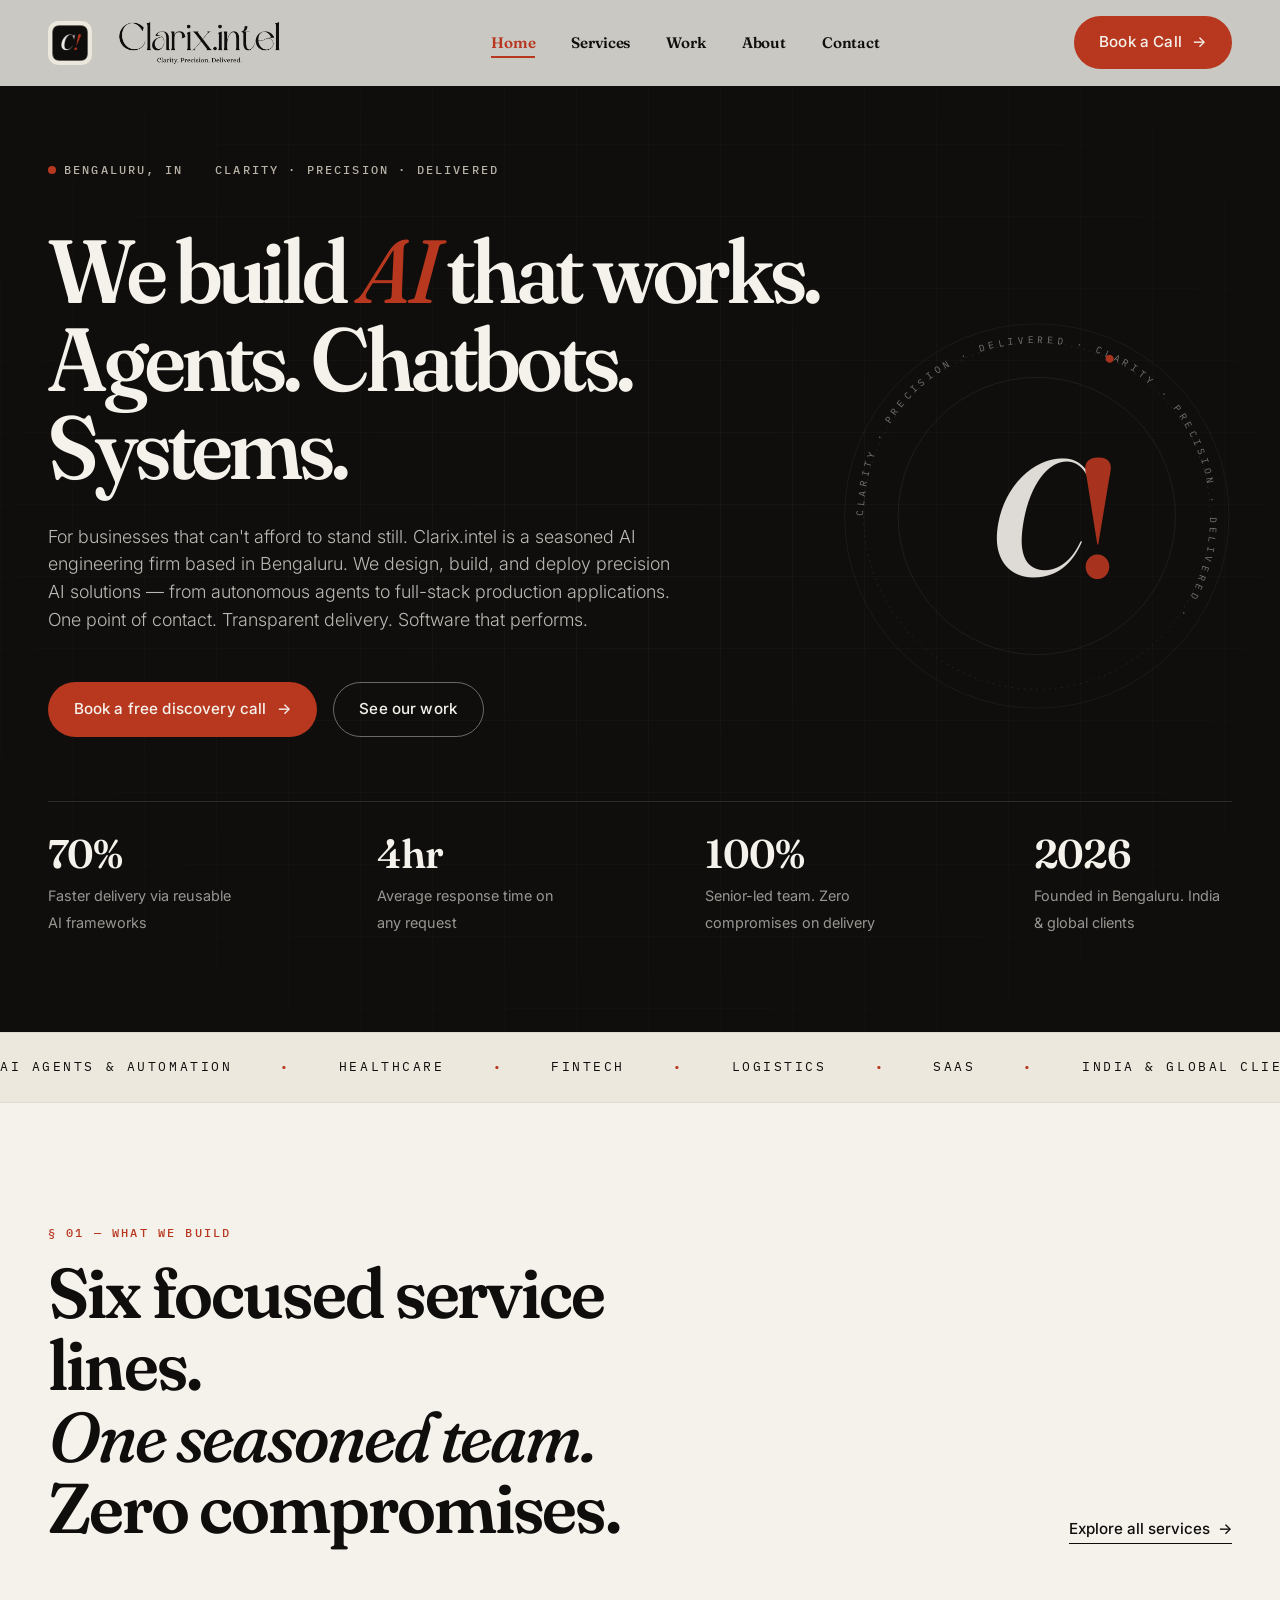
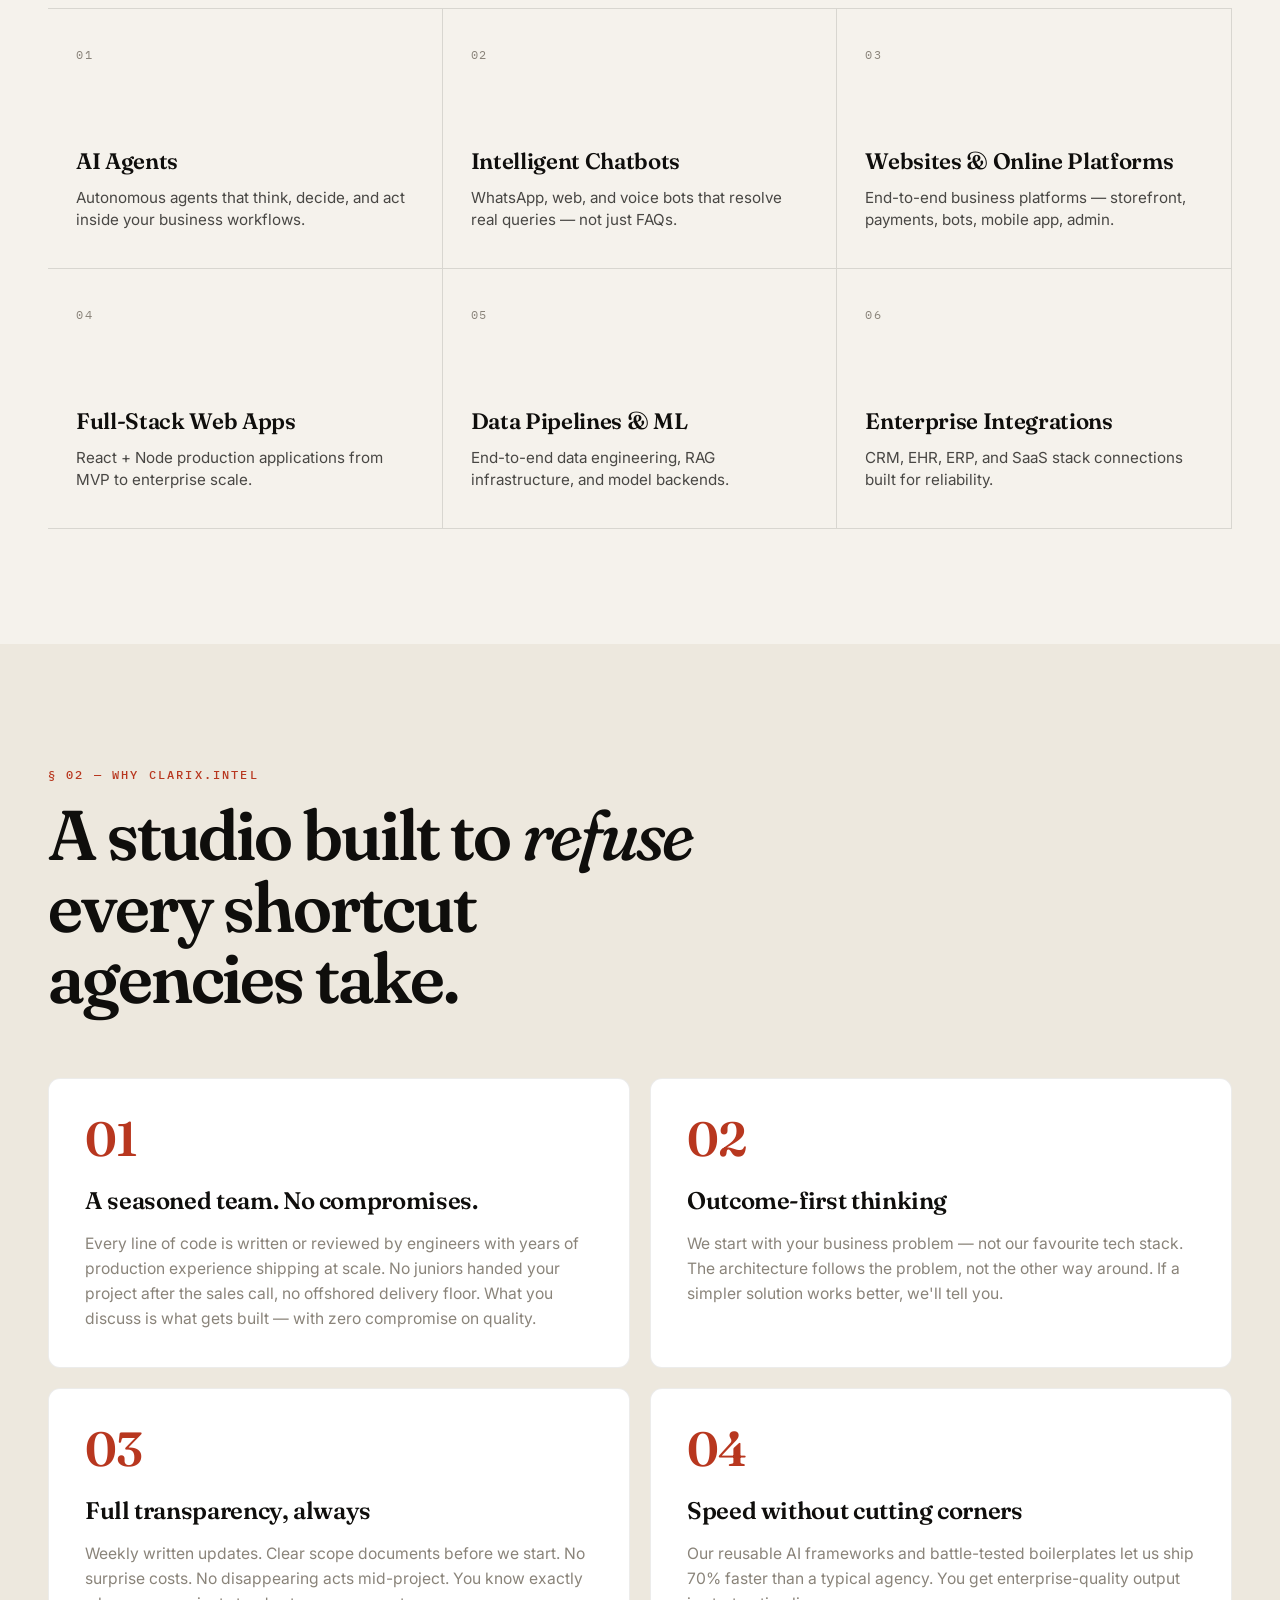
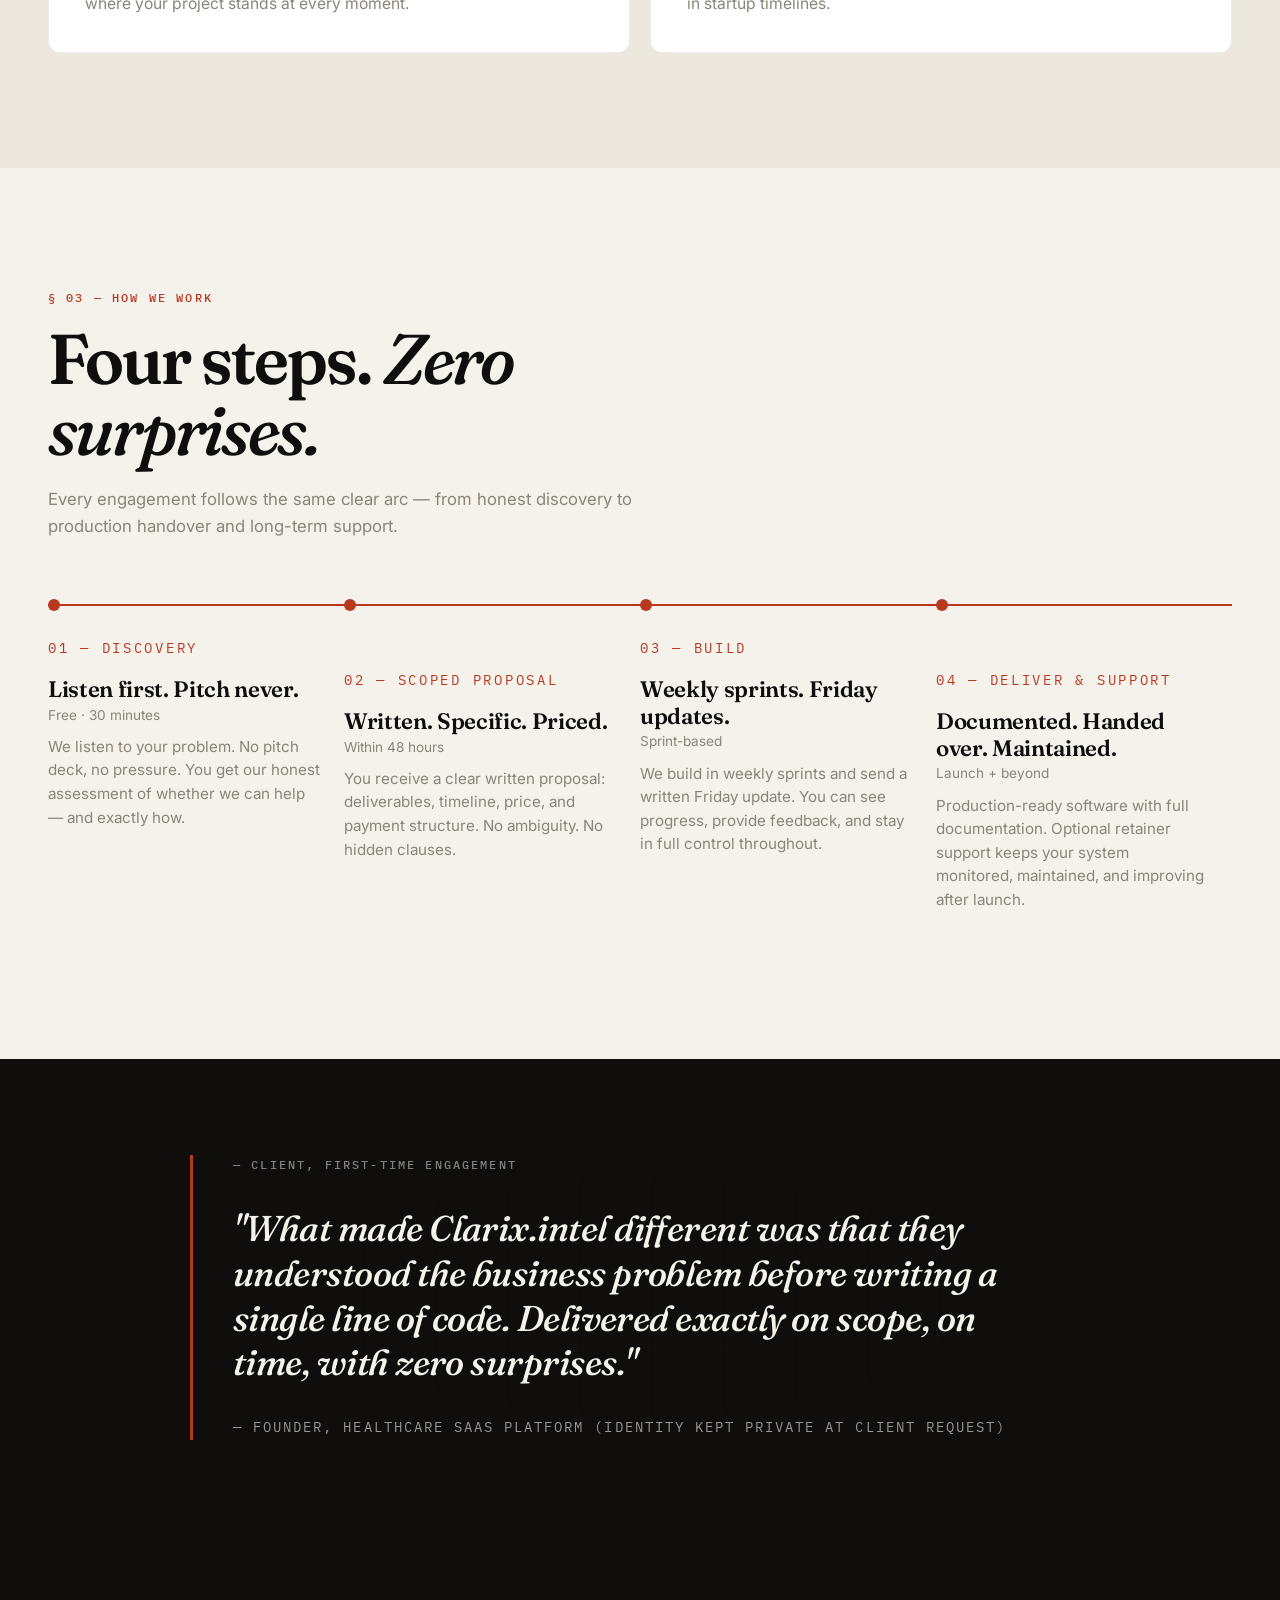
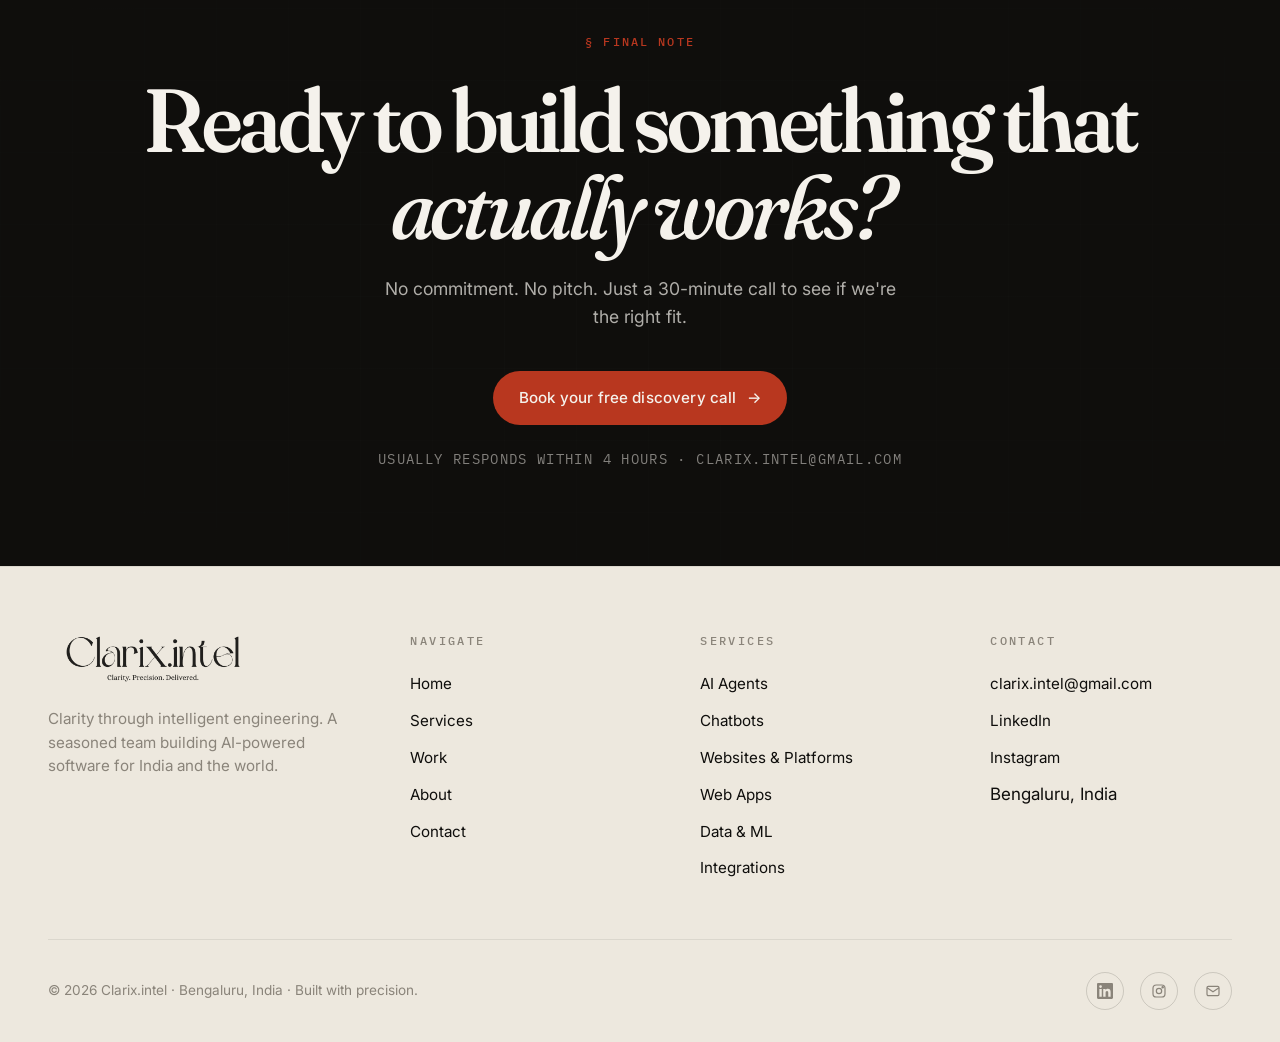
<file: Portfolio/index.html>
<!DOCTYPE html>
<html lang="en">
<head>
    <meta charset="UTF-8" />
    <meta name="viewport" content="width=device-width, initial-scale=1.0" />
    <title>Clarix.intel — Clarity through intelligent engineering</title>
    <meta name="description" content="Clarix.intel is a seasoned AI engineering firm based in Bengaluru. We build AI agents, chatbots, automation systems, and full-stack software for businesses ready to operate at the next level." />
    <link rel="icon" type="image/x-icon" href="favicon.ico" />
    <link rel="icon" type="image/png" sizes="32x32" href="favicon-32.png" />
    <link rel="icon" type="image/png" sizes="16x16" href="favicon-16.png" />
    <link rel="apple-touch-icon" sizes="180x180" href="apple-touch-icon.png" />
    <link rel="preconnect" href="https://fonts.googleapis.com" />
    <link rel="preconnect" href="https://fonts.gstatic.com" crossorigin />
    <link href="https://fonts.googleapis.com/css2?family=Fraunces:ital,opsz,wght,SOFT,WONK@0,9..144,300..700,0..100,0..1;1,9..144,300..700,0..100,0..1&family=Inter:wght@300;400;500;600;700&family=IBM+Plex+Mono:wght@400;500;600&display=swap" rel="stylesheet" />
    <link rel="stylesheet" href="styles.css" />
</head>
<body data-page="home">

    <!-- NAV -->
    <nav class="nav">
        <div class="nav-inner">
            <a href="index.html" class="nav-brand" aria-label="Clarix.intel — home">
                <img class="nav-brand-mark" src="clarix-icon.png" alt="" />
                <img src="clarix-wordmark.png" alt="Clarix.intel" class="nav-brand-img" />
            </a>
            <ul class="nav-links">
                <li><a href="index.html" data-page="home">Home</a></li>
                <li><a href="services.html" data-page="services">Services</a></li>
                <li><a href="work.html" data-page="work">Work</a></li>
                <li><a href="about.html" data-page="about">About</a></li>
                <li><a href="contact.html" data-page="contact">Contact</a></li>
            </ul>
            <div class="nav-cta">
                <a href="contact.html" class="btn btn-rust">Book a Call <span class="arrow">→</span></a>
                <button class="nav-toggle" aria-label="Toggle menu">
                    <span></span><span></span><span></span>
                </button>
            </div>
        </div>
    </nav>

    <!-- MOBILE MENU -->
    <div class="mobile-menu">
        <a href="index.html" data-page="home">Home</a>
        <a href="services.html" data-page="services">Services</a>
        <a href="work.html" data-page="work">Work</a>
        <a href="about.html" data-page="about">About</a>
        <a href="contact.html" data-page="contact">Contact</a>
        <a href="contact.html" class="btn btn-rust">Book a Call →</a>
    </div>

    <!-- HERO -->
    <section class="hero">
        <div class="hero-grid-bg"></div>

        <!-- Animated editorial mark -->
        <div class="hero-decor">
            <svg class="hero-mark" viewBox="0 0 520 520" fill="none" xmlns="http://www.w3.org/2000/svg" aria-hidden="true">
                <defs>
                    <path id="circlePath" d="M 260,260 m -220,0 a 220,220 0 1,1 440,0 a 220,220 0 1,1 -440,0" />
                </defs>
                <circle cx="260" cy="260" r="244" stroke="rgba(245, 242, 236, 0.08)" stroke-width="1" />
                <circle cx="260" cy="260" r="220" stroke="rgba(245, 242, 236, 0.14)" stroke-width="1" stroke-dasharray="2 6" />
                <circle cx="260" cy="260" r="176" stroke="rgba(245, 242, 236, 0.1)" stroke-width="1" />
                <text font-family="IBM Plex Mono, monospace" font-size="12" letter-spacing="6" fill="rgba(245, 242, 236, 0.5)">
                    <textPath href="#circlePath" startOffset="0">
                        CLARITY · PRECISION · DELIVERED · CLARITY · PRECISION · DELIVERED ·
                    </textPath>
                </text>
                <g transform="translate(260 260)">
                    <text text-anchor="middle" dominant-baseline="central" font-family="Fraunces, serif" font-weight="600" font-size="210" fill="#F5F2EC" font-style="italic">C</text>
                    <text text-anchor="middle" dominant-baseline="central" font-family="Fraunces, serif" font-weight="600" font-size="210" fill="#B8371F" x="78" y="2">!</text>
                </g>
                <circle cx="260" cy="40" r="5" fill="#B8371F">
                    <animateTransform attributeName="transform" type="rotate" from="0 260 260" to="360 260 260" dur="28s" repeatCount="indefinite" />
                </circle>
            </svg>
        </div>

        <div class="hero-inner">
            <div class="hero-meta reveal">
                <span class="eyebrow"><span class="pulse"></span>BENGALURU, IN</span>
                <span class="eyebrow">CLARITY · PRECISION · DELIVERED</span>
            </div>

            <h1 class="display-xl reveal reveal-delay-1">
                We build <em>AI</em> that works.<br>
                Agents. Chatbots.<br>
                Systems.
            </h1>

            <p class="hero-sub reveal reveal-delay-2">
                For businesses that can't afford to stand still. Clarix.intel is a seasoned AI engineering firm based in Bengaluru. We design, build, and deploy precision AI solutions — from autonomous agents to full-stack production applications. One point of contact. Transparent delivery. Software that performs.
            </p>

            <div class="hero-ctas reveal reveal-delay-3">
                <a href="contact.html" class="btn btn-rust">Book a free discovery call <span class="arrow">→</span></a>
                <a href="work.html" class="btn btn-outline-cream">See our work</a>
            </div>

            <div class="hero-bottom">
                <div class="hero-stat reveal reveal-delay-2">
                    <span class="num"><span data-count="70" data-suffix="%">0%</span></span>
                    <span class="lbl">Faster delivery via reusable AI frameworks</span>
                </div>
                <div class="hero-stat reveal reveal-delay-3">
                    <span class="num"><span data-count="4" data-suffix="hr">0hr</span></span>
                    <span class="lbl">Average response time on any request</span>
                </div>
                <div class="hero-stat reveal reveal-delay-4">
                    <span class="num"><span data-count="100" data-suffix="%">0%</span></span>
                    <span class="lbl">Senior-led team. Zero compromises on delivery</span>
                </div>
                <div class="hero-stat reveal reveal-delay-5">
                    <span class="num">2026</span>
                    <span class="lbl">Founded in Bengaluru. India &amp; global clients</span>
                </div>
            </div>
        </div>
    </section>

    <!-- TRUST BAR / MARQUEE -->
    <section class="marquee">
        <div class="marquee-track">
            <span class="marquee-item">AI Agents &amp; Automation</span>
            <span class="marquee-item">Healthcare</span>
            <span class="marquee-item">Fintech</span>
            <span class="marquee-item">Logistics</span>
            <span class="marquee-item">SaaS</span>
            <span class="marquee-item">India &amp; Global Clients</span>
            <span class="marquee-item">Production-grade Delivery</span>
            <span class="marquee-item">AI Agents &amp; Automation</span>
            <span class="marquee-item">Healthcare</span>
            <span class="marquee-item">Fintech</span>
            <span class="marquee-item">Logistics</span>
            <span class="marquee-item">SaaS</span>
            <span class="marquee-item">India &amp; Global Clients</span>
            <span class="marquee-item">Production-grade Delivery</span>
        </div>
    </section>

    <!-- WHAT WE BUILD -->
    <section class="section">
        <div class="container">
            <div class="section-head reveal">
                <div class="section-head-text">
                    <span class="eyebrow eyebrow-rust">§ 01 — WHAT WE BUILD</span>
                    <h2 class="display-lg">Six focused service lines.<br><em>One seasoned team.</em> Zero compromises.</h2>
                </div>
                <a href="services.html" class="text-link">Explore all services <span>→</span></a>
            </div>

            <div class="service-tiles reveal">
                <a href="services.html#agents" class="service-tile">
                    <div class="service-tile-head">
                        <span class="service-tile-num">01</span>
                        <span class="service-tile-arrow">↗</span>
                    </div>
                    <div>
                        <h3>AI Agents</h3>
                        <p>Autonomous agents that think, decide, and act inside your business workflows.</p>
                    </div>
                </a>
                <a href="services.html#chatbots" class="service-tile">
                    <div class="service-tile-head">
                        <span class="service-tile-num">02</span>
                        <span class="service-tile-arrow">↗</span>
                    </div>
                    <div>
                        <h3>Intelligent Chatbots</h3>
                        <p>WhatsApp, web, and voice bots that resolve real queries — not just FAQs.</p>
                    </div>
                </a>
                <a href="services.html#platforms" class="service-tile">
                    <div class="service-tile-head">
                        <span class="service-tile-num">03</span>
                        <span class="service-tile-arrow">↗</span>
                    </div>
                    <div>
                        <h3>Websites &amp; Online Platforms</h3>
                        <p>End-to-end business platforms — storefront, payments, bots, mobile app, admin.</p>
                    </div>
                </a>
                <a href="services.html#webapps" class="service-tile">
                    <div class="service-tile-head">
                        <span class="service-tile-num">04</span>
                        <span class="service-tile-arrow">↗</span>
                    </div>
                    <div>
                        <h3>Full-Stack Web Apps</h3>
                        <p>React + Node production applications from MVP to enterprise scale.</p>
                    </div>
                </a>
                <a href="services.html#data" class="service-tile">
                    <div class="service-tile-head">
                        <span class="service-tile-num">05</span>
                        <span class="service-tile-arrow">↗</span>
                    </div>
                    <div>
                        <h3>Data Pipelines &amp; ML</h3>
                        <p>End-to-end data engineering, RAG infrastructure, and model backends.</p>
                    </div>
                </a>
                <a href="services.html#integrations" class="service-tile">
                    <div class="service-tile-head">
                        <span class="service-tile-num">06</span>
                        <span class="service-tile-arrow">↗</span>
                    </div>
                    <div>
                        <h3>Enterprise Integrations</h3>
                        <p>CRM, EHR, ERP, and SaaS stack connections built for reliability.</p>
                    </div>
                </a>
            </div>
        </div>
    </section>

    <!-- WHY CLARIX -->
    <section class="section section-cream-2">
        <div class="container">
            <div class="section-head reveal">
                <div class="section-head-text">
                    <span class="eyebrow eyebrow-rust">§ 02 — WHY CLARIX.INTEL</span>
                    <h2 class="display-lg">A studio built to <em>refuse</em> every shortcut agencies take.</h2>
                </div>
            </div>

            <div class="diff-grid">
                <div class="diff-card reveal">
                    <span class="diff-card-num">01</span>
                    <h3>A seasoned team. No compromises.</h3>
                    <p>Every line of code is written or reviewed by engineers with years of production experience shipping at scale. No juniors handed your project after the sales call, no offshored delivery floor. What you discuss is what gets built — with zero compromise on quality.</p>
                </div>
                <div class="diff-card reveal reveal-delay-1">
                    <span class="diff-card-num">02</span>
                    <h3>Outcome-first thinking</h3>
                    <p>We start with your business problem — not our favourite tech stack. The architecture follows the problem, not the other way around. If a simpler solution works better, we'll tell you.</p>
                </div>
                <div class="diff-card reveal reveal-delay-2">
                    <span class="diff-card-num">03</span>
                    <h3>Full transparency, always</h3>
                    <p>Weekly written updates. Clear scope documents before we start. No surprise costs. No disappearing acts mid-project. You know exactly where your project stands at every moment.</p>
                </div>
                <div class="diff-card reveal reveal-delay-3">
                    <span class="diff-card-num">04</span>
                    <h3>Speed without cutting corners</h3>
                    <p>Our reusable AI frameworks and battle-tested boilerplates let us ship 70% faster than a typical agency. You get enterprise-quality output in startup timelines.</p>
                </div>
            </div>
        </div>
    </section>

    <!-- HOW WE WORK -->
    <section class="section">
        <div class="container">
            <div class="section-head reveal">
                <div class="section-head-text">
                    <span class="eyebrow eyebrow-rust">§ 03 — HOW WE WORK</span>
                    <h2 class="display-lg">Four steps. <em>Zero surprises.</em></h2>
                    <p>Every engagement follows the same clear arc — from honest discovery to production handover and long-term support.</p>
                </div>
            </div>

            <div class="process reveal">
                <div class="process-step">
                    <span class="num">01 — DISCOVERY</span>
                    <h3>Listen first. Pitch never. <span class="time">Free · 30 minutes</span></h3>
                    <p>We listen to your problem. No pitch deck, no pressure. You get our honest assessment of whether we can help — and exactly how.</p>
                </div>
                <div class="process-step">
                    <span class="num">02 — SCOPED PROPOSAL</span>
                    <h3>Written. Specific. Priced. <span class="time">Within 48 hours</span></h3>
                    <p>You receive a clear written proposal: deliverables, timeline, price, and payment structure. No ambiguity. No hidden clauses.</p>
                </div>
                <div class="process-step">
                    <span class="num">03 — BUILD</span>
                    <h3>Weekly sprints. Friday updates. <span class="time">Sprint-based</span></h3>
                    <p>We build in weekly sprints and send a written Friday update. You can see progress, provide feedback, and stay in full control throughout.</p>
                </div>
                <div class="process-step">
                    <span class="num">04 — DELIVER &amp; SUPPORT</span>
                    <h3>Documented. Handed over. Maintained. <span class="time">Launch + beyond</span></h3>
                    <p>Production-ready software with full documentation. Optional retainer support keeps your system monitored, maintained, and improving after launch.</p>
                </div>
            </div>
        </div>
    </section>

    <!-- TESTIMONIAL -->
    <section class="testimonial reveal">
        <div class="hero-grid-bg" style="opacity:0.4"></div>
        <div class="testimonial-inner" style="position:relative; z-index:2">
            <span class="eyebrow eyebrow-cream mb-md" style="display:block; color:rgba(245,242,236,0.5); margin-bottom:2rem;">— CLIENT, FIRST-TIME ENGAGEMENT</span>
            <blockquote>
                "What made Clarix.intel different was that they understood the business problem before writing a single line of code. Delivered exactly on scope, on time, with zero surprises."
            </blockquote>
            <cite>— Founder, Healthcare SaaS Platform (identity kept private at client request)</cite>
        </div>
    </section>

    <!-- BOTTOM CTA -->
    <section class="big-cta">
        <div class="hero-grid-bg" style="opacity:0.35"></div>
        <div class="container" style="position:relative; z-index:2">
            <div class="reveal">
                <span class="eyebrow eyebrow-rust mb-md" style="display:block; margin-bottom:1.5rem;">§ FINAL NOTE</span>
                <h2 class="display-xl">Ready to build something that <em>actually works?</em></h2>
                <p>No commitment. No pitch. Just a 30-minute call to see if we're the right fit.</p>
                <a href="contact.html" class="btn btn-rust">Book your free discovery call <span class="arrow">→</span></a>
                <div class="small-note">USUALLY RESPONDS WITHIN 4 HOURS · CLARIX.INTEL@GMAIL.COM</div>
            </div>
        </div>
    </section>

    <!-- FOOTER -->
    <footer class="footer">
        <div class="container">
            <div class="footer-main">
                <div class="footer-brand">
                    <a href="index.html" aria-label="Clarix.intel — home">
                        <img src="clarix-wordmark.png" alt="Clarix.intel" class="footer-brand-img" />
                    </a>
                    <p>Clarity through intelligent engineering. A seasoned team building AI-powered software for India and the world.</p>
                </div>
                <div class="footer-col">
                    <h4>Navigate</h4>
                    <ul>
                        <li><a href="index.html">Home</a></li>
                        <li><a href="services.html">Services</a></li>
                        <li><a href="work.html">Work</a></li>
                        <li><a href="about.html">About</a></li>
                        <li><a href="contact.html">Contact</a></li>
                    </ul>
                </div>
                <div class="footer-col">
                    <h4>Services</h4>
                    <ul>
                        <li><a href="services.html#agents">AI Agents</a></li>
                        <li><a href="services.html#chatbots">Chatbots</a></li>
                        <li><a href="services.html#platforms">Websites &amp; Platforms</a></li>
                        <li><a href="services.html#webapps">Web Apps</a></li>
                        <li><a href="services.html#data">Data &amp; ML</a></li>
                        <li><a href="services.html#integrations">Integrations</a></li>
                    </ul>
                </div>
                <div class="footer-col">
                    <h4>Contact</h4>
                    <ul>
                        <li><a href="mailto:clarix.intel@gmail.com">clarix.intel@gmail.com</a></li>
                        <li><a href="https://www.linkedin.com/in/clarix-intel-0b2a25404" target="_blank" rel="noopener">LinkedIn</a></li>
                        <li><a href="https://instagram.com/clarix.intel" target="_blank" rel="noopener">Instagram</a></li>
                        <li>Bengaluru, India</li>
                    </ul>
                </div>
            </div>
            <div class="footer-bottom">
                <span>© 2026 Clarix.intel · Bengaluru, India · Built with precision.</span>
                <div class="footer-socials">
                    <a href="https://www.linkedin.com/in/clarix-intel-0b2a25404" aria-label="LinkedIn" target="_blank" rel="noopener">
                        <svg width="16" height="16" viewBox="0 0 24 24" fill="currentColor"><path d="M20.45 20.45h-3.55v-5.57c0-1.33-.03-3.04-1.85-3.04-1.85 0-2.14 1.45-2.14 2.94v5.67H9.35V9h3.41v1.56h.05c.48-.9 1.64-1.85 3.37-1.85 3.6 0 4.27 2.37 4.27 5.45v6.29zM5.34 7.43a2.06 2.06 0 1 1 0-4.12 2.06 2.06 0 0 1 0 4.12zM7.12 20.45H3.56V9h3.56v11.45zM22.22 0H1.77C.79 0 0 .77 0 1.72v20.56C0 23.23.79 24 1.77 24h20.45C23.2 24 24 23.23 24 22.28V1.72C24 .77 23.2 0 22.22 0z"/></svg>
                    </a>
                    <a href="https://instagram.com/clarix.intel" aria-label="Instagram" target="_blank" rel="noopener">
                        <svg width="16" height="16" viewBox="0 0 24 24" fill="none" stroke="currentColor" stroke-width="1.8"><rect x="3" y="3" width="18" height="18" rx="5"/><circle cx="12" cy="12" r="4"/><circle cx="17.5" cy="6.5" r="1" fill="currentColor"/></svg>
                    </a>
                    <a href="mailto:clarix.intel@gmail.com" aria-label="Email">
                        <svg width="16" height="16" viewBox="0 0 24 24" fill="none" stroke="currentColor" stroke-width="1.8"><rect x="3" y="5" width="18" height="14" rx="2"/><path d="m3 7 9 6 9-6"/></svg>
                    </a>
                </div>
            </div>
        </div>
    </footer>

    <script src="script.js"></script>
</body>
</html>
</file>
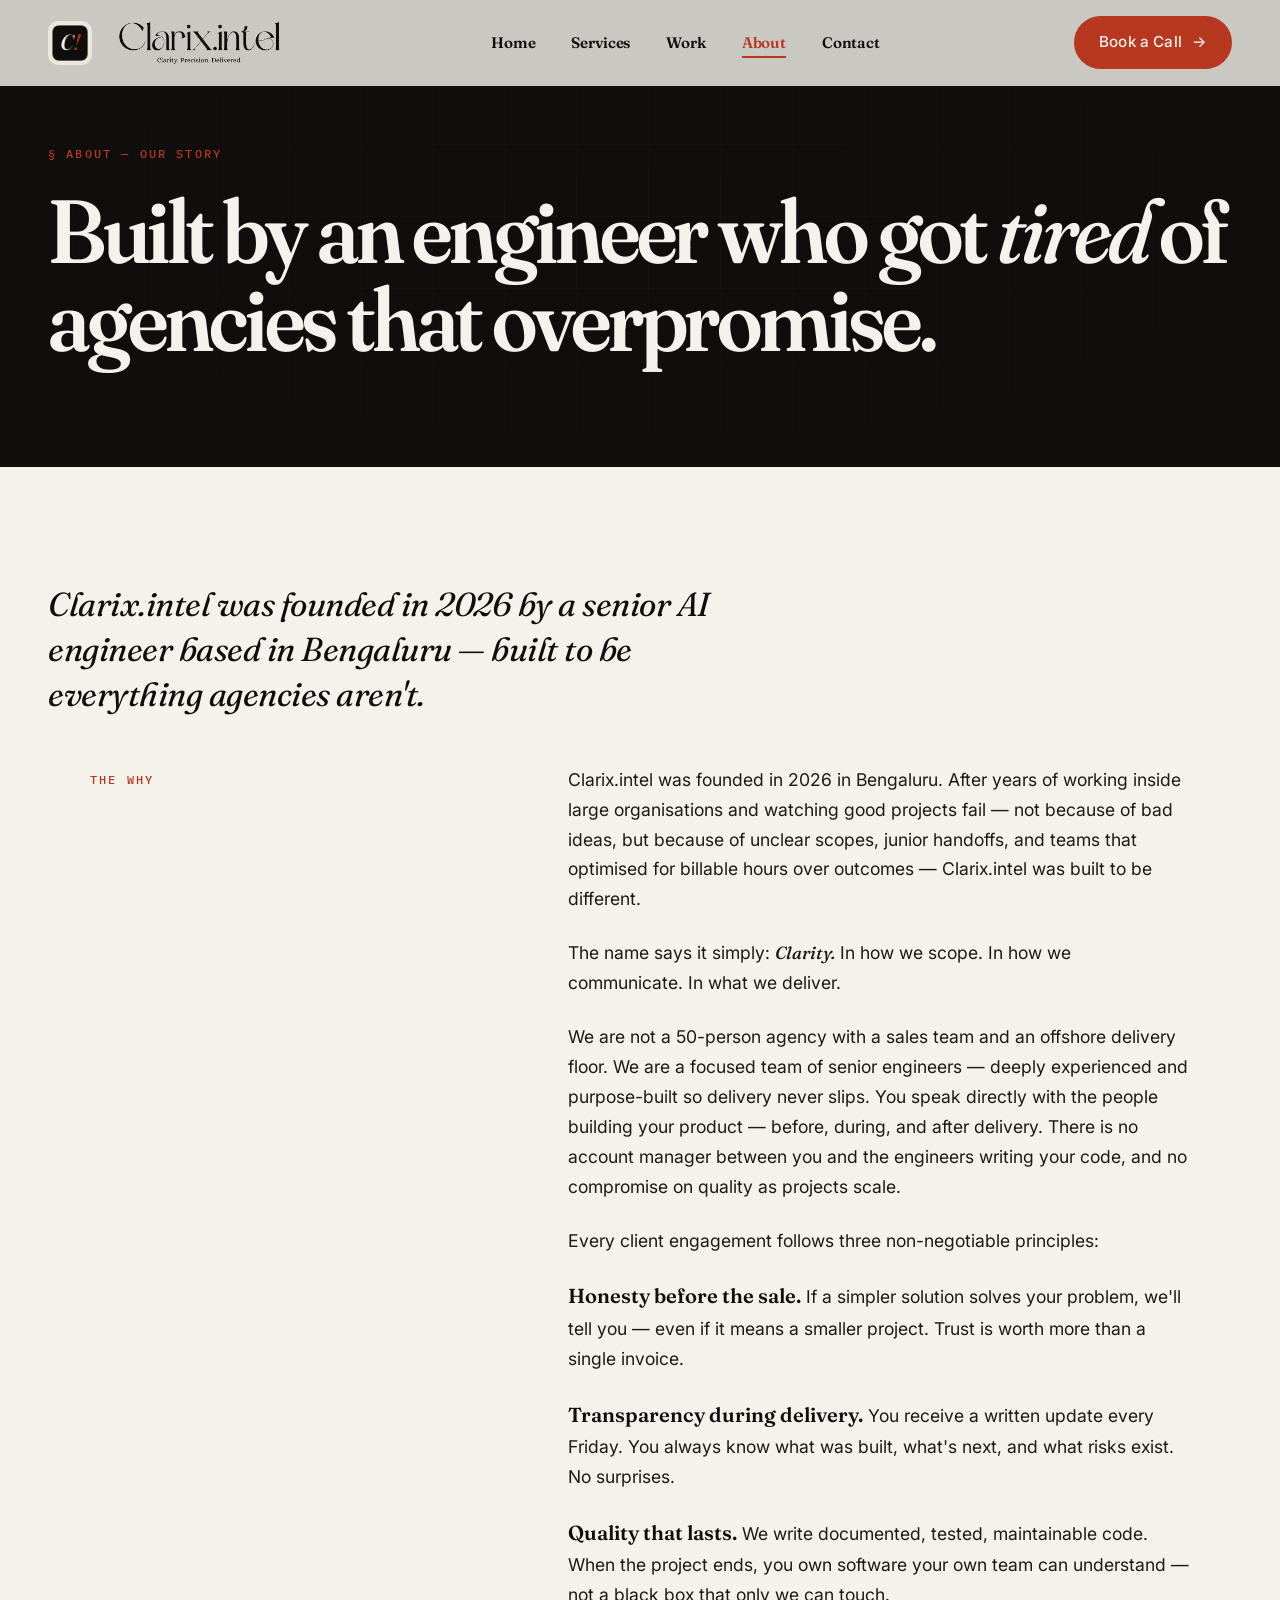
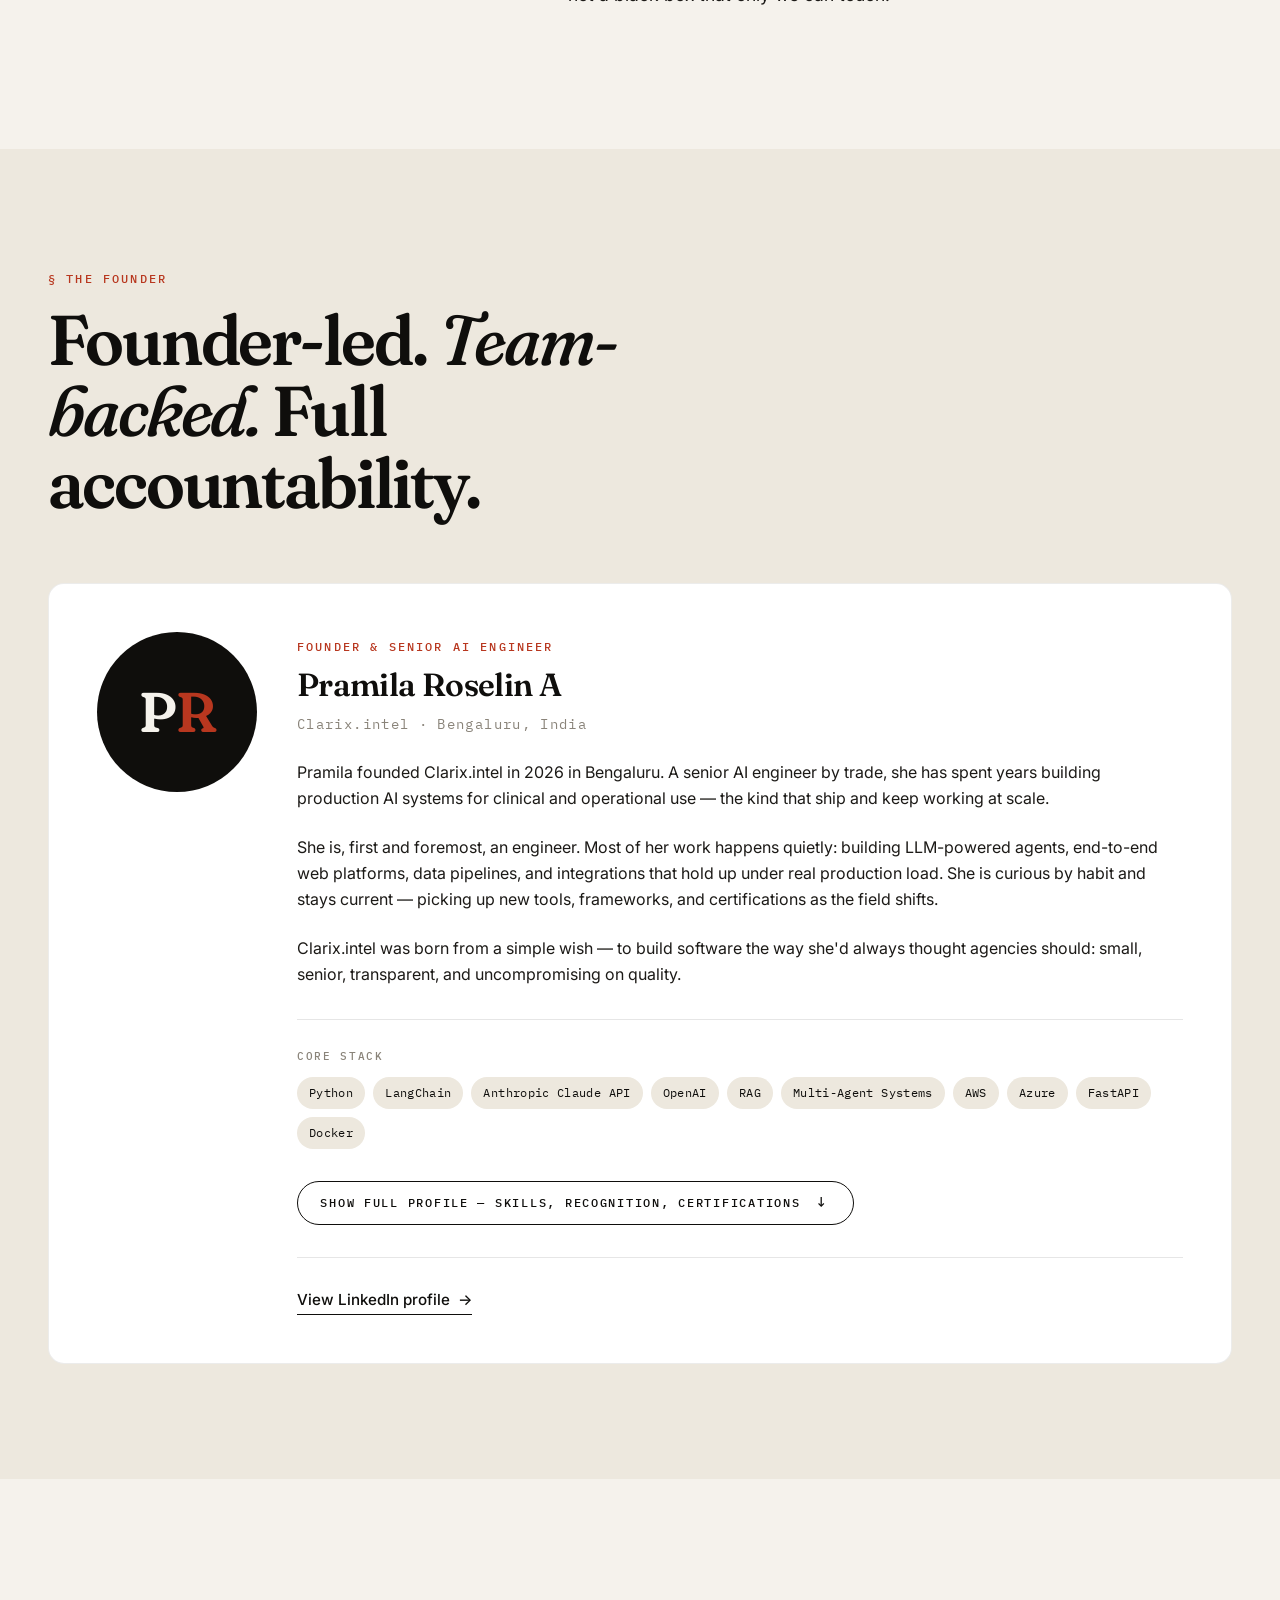
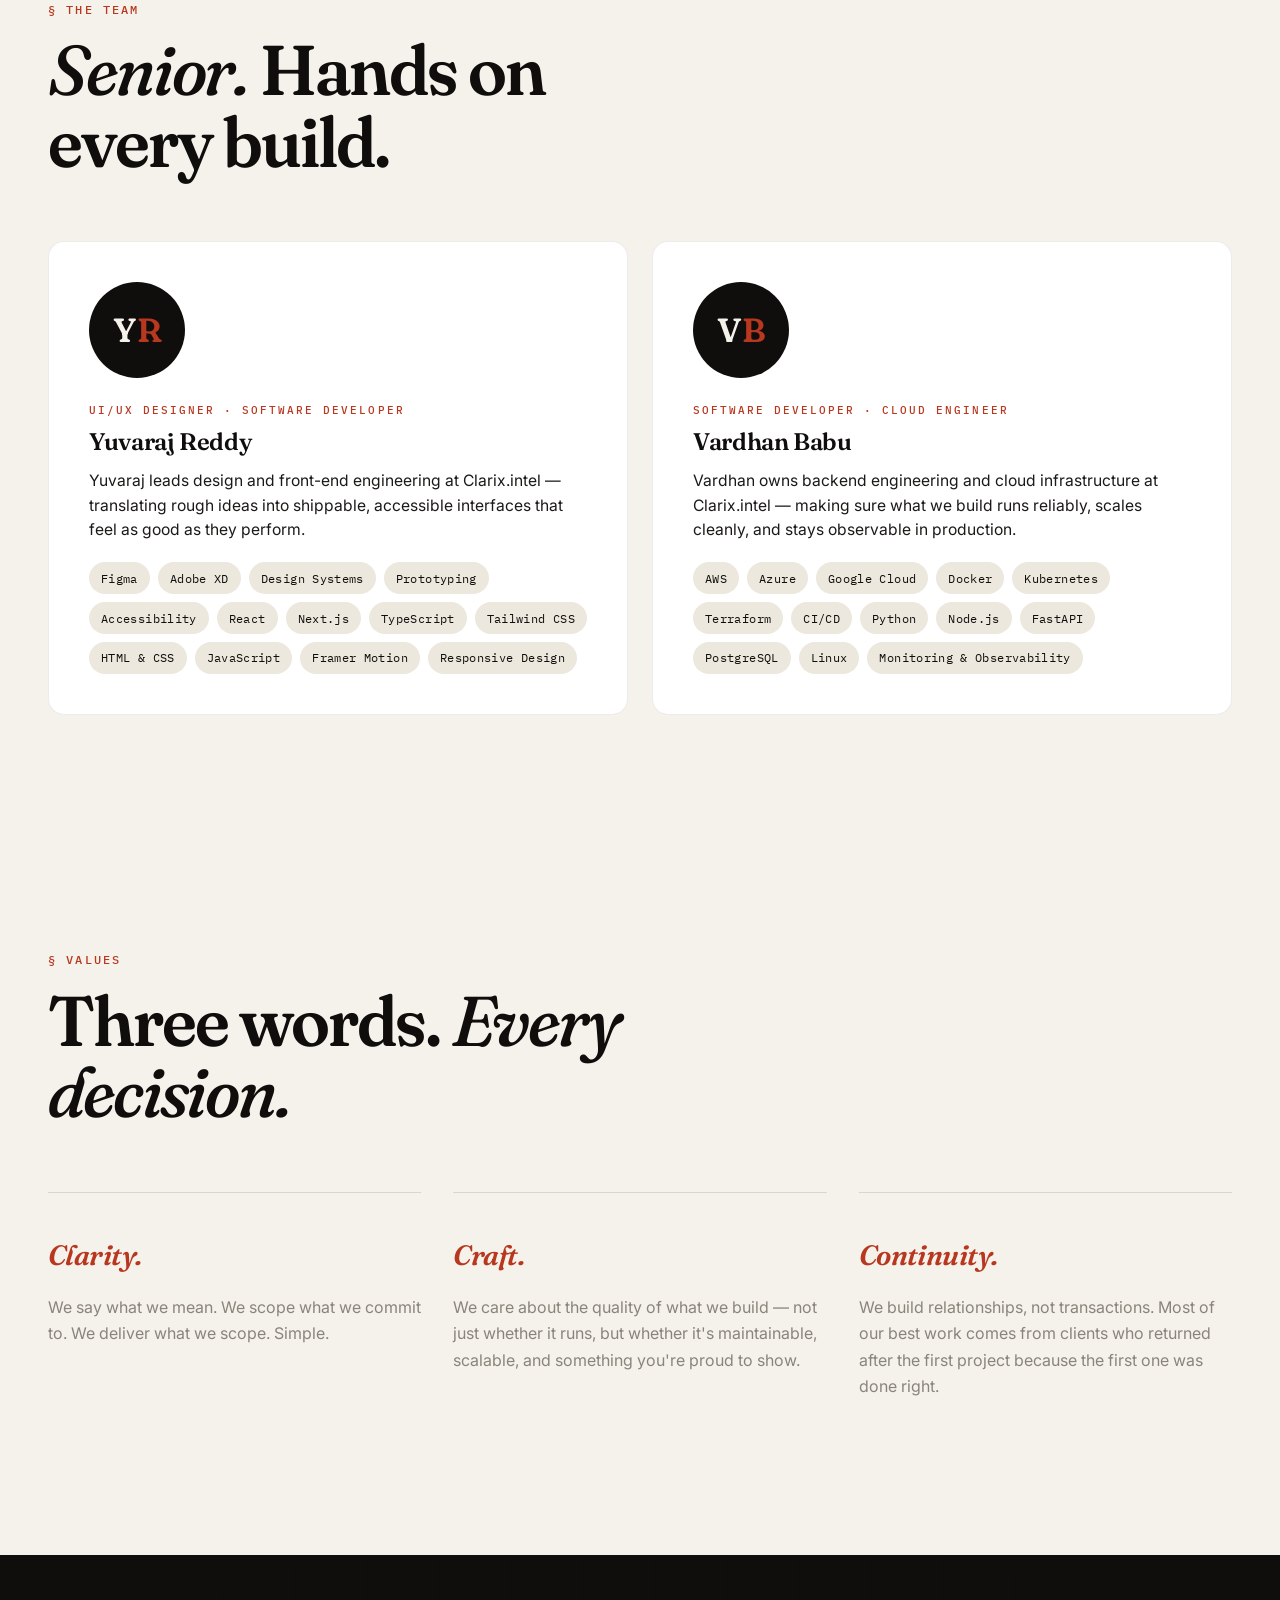
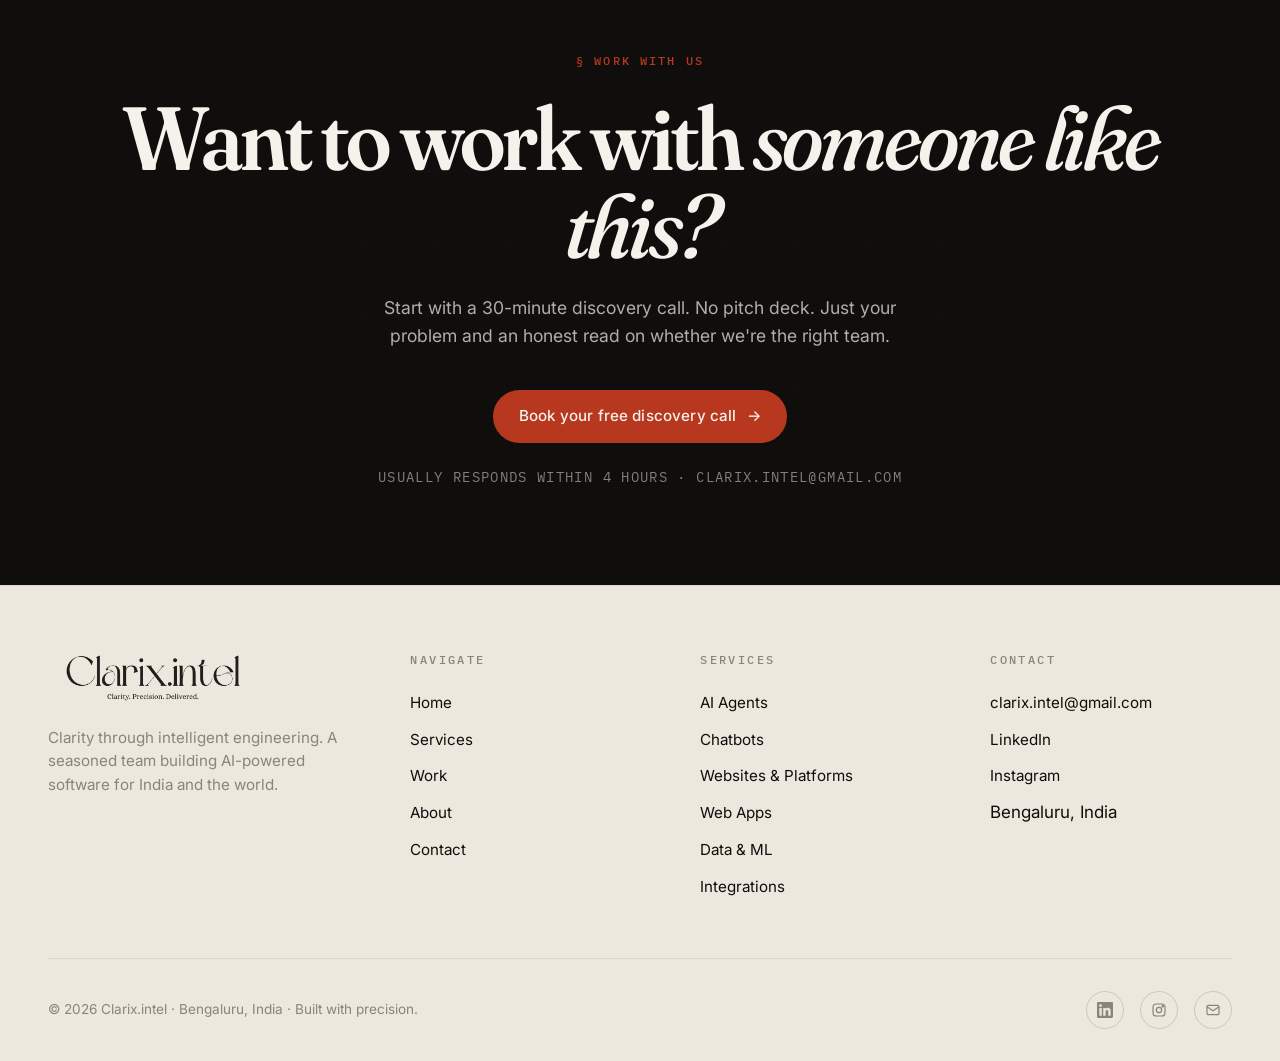
<file: Portfolio/about.html>
<!DOCTYPE html>
<html lang="en">
<head>
    <meta charset="UTF-8" />
    <meta name="viewport" content="width=device-width, initial-scale=1.0" />
    <title>About — Clarix.intel</title>
    <meta name="description" content="Clarix.intel was founded in 2026 by a senior AI engineer based in Bengaluru, built for clarity, craft, and continuity." />
    <link rel="icon" type="image/x-icon" href="favicon.ico" />
    <link rel="icon" type="image/png" sizes="32x32" href="favicon-32.png" />
    <link rel="icon" type="image/png" sizes="16x16" href="favicon-16.png" />
    <link rel="apple-touch-icon" sizes="180x180" href="apple-touch-icon.png" />
    <link rel="preconnect" href="https://fonts.googleapis.com" />
    <link rel="preconnect" href="https://fonts.gstatic.com" crossorigin />
    <link href="https://fonts.googleapis.com/css2?family=Fraunces:ital,opsz,wght,SOFT,WONK@0,9..144,300..700,0..100,0..1;1,9..144,300..700,0..100,0..1&family=Inter:wght@300;400;500;600;700&family=IBM+Plex+Mono:wght@400;500;600&display=swap" rel="stylesheet" />
    <link rel="stylesheet" href="styles.css" />
</head>
<body data-page="about">

    <!-- NAV -->
    <nav class="nav">
        <div class="nav-inner">
            <a href="index.html" class="nav-brand" aria-label="Clarix.intel — home">
                <img class="nav-brand-mark" src="clarix-icon.png" alt="" />
                <img src="clarix-wordmark.png" alt="Clarix.intel" class="nav-brand-img" />
            </a>
            <ul class="nav-links">
                <li><a href="index.html" data-page="home">Home</a></li>
                <li><a href="services.html" data-page="services">Services</a></li>
                <li><a href="work.html" data-page="work">Work</a></li>
                <li><a href="about.html" data-page="about">About</a></li>
                <li><a href="contact.html" data-page="contact">Contact</a></li>
            </ul>
            <div class="nav-cta">
                <a href="contact.html" class="btn btn-rust">Book a Call <span class="arrow">→</span></a>
                <button class="nav-toggle" aria-label="Toggle menu">
                    <span></span><span></span><span></span>
                </button>
            </div>
        </div>
    </nav>

    <div class="mobile-menu">
        <a href="index.html" data-page="home">Home</a>
        <a href="services.html" data-page="services">Services</a>
        <a href="work.html" data-page="work">Work</a>
        <a href="about.html" data-page="about">About</a>
        <a href="contact.html" data-page="contact">Contact</a>
        <a href="contact.html" class="btn btn-rust">Book a Call →</a>
    </div>

    <!-- PAGE HEADER -->
    <header class="page-header">
        <div class="hero-grid-bg"></div>
        <div class="container page-header-inner">
            <span class="eyebrow eyebrow-rust mb-md reveal" style="display:block; margin-bottom:1.5rem;">§ ABOUT — OUR STORY</span>
            <h1 class="display-xl reveal reveal-delay-1">Built by an engineer who got <em>tired</em> of agencies that overpromise.</h1>
        </div>
    </header>

    <!-- ABOUT BODY -->
    <section class="section">
        <div class="container">
            <p class="about-lede reveal">Clarix.intel was founded in 2026 by a senior AI engineer based in Bengaluru — built to be everything agencies aren't.</p>

            <div class="about-body">
                <div class="reveal">
                    <span class="eyebrow eyebrow-rust">THE WHY</span>
                </div>
                <div class="reveal reveal-delay-1">
                    <p>Clarix.intel was founded in 2026 in Bengaluru. After years of working inside large organisations and watching good projects fail — not because of bad ideas, but because of unclear scopes, junior handoffs, and teams that optimised for billable hours over outcomes — Clarix.intel was built to be different.</p>

                    <p>The name says it simply: <em>Clarity.</em> In how we scope. In how we communicate. In what we deliver.</p>

                    <p>We are not a 50-person agency with a sales team and an offshore delivery floor. We are a focused team of senior engineers — deeply experienced and purpose-built so delivery never slips. You speak directly with the people building your product — before, during, and after delivery. There is no account manager between you and the engineers writing your code, and no compromise on quality as projects scale.</p>

                    <p>Every client engagement follows three non-negotiable principles:</p>

                    <p><strong>Honesty before the sale.</strong> If a simpler solution solves your problem, we'll tell you — even if it means a smaller project. Trust is worth more than a single invoice.</p>

                    <p><strong>Transparency during delivery.</strong> You receive a written update every Friday. You always know what was built, what's next, and what risks exist. No surprises.</p>

                    <p><strong>Quality that lasts.</strong> We write documented, tested, maintainable code. When the project ends, you own software your own team can understand — not a black box that only we can touch.</p>
                </div>
            </div>
        </div>
    </section>

    <!-- FOUNDER CARD -->
    <section class="section section-cream-2">
        <div class="container">
            <div class="section-head reveal">
                <div class="section-head-text">
                    <span class="eyebrow eyebrow-rust">§ THE FOUNDER</span>
                    <h2 class="display-lg">Founder-led. <em>Team-backed.</em> Full accountability.</h2>
                </div>
            </div>

            <div class="founder-card reveal">
                <!--
                    PHOTO SWAP: drop a square portrait (e.g. pramila.jpg) into the Portfolio folder
                    and replace the span below with: <img src="pramila.jpg" alt="Pramila Roselin A" />
                -->
                <div class="founder-avatar">P<span class="accent">R</span></div>
                <div class="founder-info">
                    <span class="eyebrow eyebrow-rust">FOUNDER &amp; SENIOR AI ENGINEER</span>
                    <h3>Pramila Roselin A</h3>
                    <div class="role">Clarix.intel · Bengaluru, India</div>

                    <p>Pramila founded Clarix.intel in 2026 in Bengaluru. A senior AI engineer by trade, she has spent years building production AI systems for clinical and operational use — the kind that ship and keep working at scale.</p>

                    <p>She is, first and foremost, an engineer. Most of her work happens quietly: building LLM-powered agents, end-to-end web platforms, data pipelines, and integrations that hold up under real production load. She is curious by habit and stays current — picking up new tools, frameworks, and certifications as the field shifts.</p>

                    <p>Clarix.intel was born from a simple wish — to build software the way she'd always thought agencies should: small, senior, transparent, and uncompromising on quality.</p>

                    <div class="founder-key">
                        <span class="skill-group-label">Core stack</span>
                        <div class="skill-tags">
                            <span>Python</span>
                            <span>LangChain</span>
                            <span>Anthropic Claude API</span>
                            <span>OpenAI</span>
                            <span>RAG</span>
                            <span>Multi-Agent Systems</span>
                            <span>AWS</span>
                            <span>Azure</span>
                            <span>FastAPI</span>
                            <span>Docker</span>
                        </div>
                    </div>

                    <details class="founder-expand">
                        <summary>
                            <span class="expand-label expand-closed">Show full profile — skills, recognition, certifications</span>
                            <span class="expand-label expand-open">Show less</span>
                            <span class="expand-icon" aria-hidden="true">↓</span>
                        </summary>

                    <div class="founder-section">
                        <h4 class="founder-section-head">§ Skills &amp; Expertise</h4>

                        <div class="skill-group">
                            <span class="skill-group-label">Cloud &amp; Infrastructure</span>
                            <div class="skill-tags">
                                <span>AWS</span>
                                <span>Microsoft Azure</span>
                                <span>Google Cloud Platform</span>
                                <span>AWS Bedrock</span>
                                <span>CloudWatch</span>
                                <span>Docker</span>
                                <span>Airflow</span>
                            </div>
                        </div>

                        <div class="skill-group">
                            <span class="skill-group-label">AI / ML / LLMs</span>
                            <div class="skill-tags">
                                <span>Anthropic Claude API</span>
                                <span>OpenAI</span>
                                <span>LangChain</span>
                                <span>Multi-Agent Systems</span>
                                <span>RAG</span>
                                <span>Prompt Engineering</span>
                                <span>Advanced Machine Learning</span>
                                <span>Model Testing</span>
                                <span>Sentence Transformers</span>
                                <span>Azure OCR</span>
                                <span>Internet of Things</span>
                            </div>
                        </div>

                        <div class="skill-group">
                            <span class="skill-group-label">Data &amp; Databases</span>
                            <div class="skill-tags">
                                <span>PostgreSQL</span>
                                <span>Redis Vector DB</span>
                                <span>Vector Databases</span>
                                <span>Big Data Analytics</span>
                                <span>Data Mining</span>
                                <span>Data Visualization</span>
                                <span>Optimization Techniques</span>
                                <span>Advanced DBMS</span>
                                <span>Data Structures</span>
                            </div>
                        </div>

                        <div class="skill-group">
                            <span class="skill-group-label">Languages</span>
                            <div class="skill-tags">
                                <span>Python</span>
                                <span>TypeScript</span>
                                <span>JavaScript</span>
                                <span>Node.js</span>
                                <span>Advanced Java</span>
                                <span>SAS</span>
                                <span>R</span>
                                <span>C</span>
                                <span>PHP</span>
                                <span>Perl</span>
                            </div>
                        </div>

                        <div class="skill-group">
                            <span class="skill-group-label">Frameworks &amp; Libraries</span>
                            <div class="skill-tags">
                                <span>React</span>
                                <span>FastAPI</span>
                                <span>Streamlit</span>
                                <span>PyTorch</span>
                                <span>scikit-learn</span>
                                <span>pandas</span>
                                <span>NumPy</span>
                                <span>matplotlib</span>
                                <span>boto3</span>
                                <span>Selenium</span>
                                <span>nbdev</span>
                            </div>
                        </div>

                        <div class="skill-group">
                            <span class="skill-group-label">Analytics &amp; Tools</span>
                            <div class="skill-tags">
                                <span>Power BI</span>
                                <span>Tableau Desktop</span>
                                <span>SAS Studio</span>
                                <span>R Studio</span>
                                <span>Application Logging</span>
                                <span>Application Testing</span>
                            </div>
                        </div>
                    </div>

                    <div class="founder-section">
                        <h4 class="founder-section-head">§ Recognition</h4>
                        <p style="font-size: 0.95rem; color: var(--stone); margin-bottom: 1.25rem; line-height: 1.55;">Three consecutive podium finishes in national hackathons and buildathons across 2025–2026.</p>
                        <ul class="founder-list">
                            <li>
                                <span class="item-name">Optivize — Winner</span>
                                <span class="item-meta">Hackathon · May 2025</span>
                            </li>
                            <li>
                                <span class="item-name">AgentForge — First Runner-up</span>
                                <span class="item-meta">Buildathon · Oct 2025</span>
                            </li>
                            <li>
                                <span class="item-name">MetaAgent — First Runner-up</span>
                                <span class="item-meta">Genovate · 2026</span>
                            </li>
                        </ul>
                    </div>

                    <div class="founder-section">
                        <h4 class="founder-section-head">§ Certifications</h4>
                        <ul class="founder-list">
                            <li>
                                <span class="item-name">Certification of Publication</span>
                                <span class="item-meta">IARJSET</span>
                            </li>
                            <li>
                                <span class="item-name">Azure AZ-900 Fundamentals</span>
                                <span class="item-meta">Microsoft</span>
                            </li>
                            <li>
                                <span class="item-name">SAS Programming BASE Certification</span>
                                <span class="item-meta">Udemy</span>
                            </li>
                            <li>
                                <span class="item-name">Java Programming</span>
                                <span class="item-meta">Oracle Academy</span>
                            </li>
                            <li>
                                <span class="item-name">Google Cloud Foundation</span>
                                <span class="item-meta">LinkedIn Learning</span>
                            </li>
                            <li>
                                <span class="item-name">Advanced Embedded System Design &amp; IoT</span>
                                <span class="item-meta">Texas Instruments</span>
                            </li>
                            <li>
                                <span class="item-name">Prompt Engineering</span>
                                <span class="item-meta">Certification</span>
                            </li>
                        </ul>
                    </div>
                    </details>

                    <div class="founder-section founder-link">
                        <a href="https://www.linkedin.com/in/clarix-intel-0b2a25404" target="_blank" rel="noopener" class="text-link">View LinkedIn profile <span>→</span></a>
                    </div>
                </div>
            </div>
        </div>
    </section>

    <!-- TEAM -->
    <section class="section">
        <div class="container">
            <div class="section-head reveal">
                <div class="section-head-text">
                    <span class="eyebrow eyebrow-rust">§ THE TEAM</span>
                    <h2 class="display-lg"><em>Senior.</em> Hands on every build.</h2>
                </div>
            </div>

            <div class="team-grid">
                <!-- YUVARAJ REDDY -->
                <article class="member-card reveal">
                    <!--
                        PHOTO SWAP: drop a square portrait (e.g. yuvaraj.jpg) into the Portfolio folder
                        and replace the span below with: <img src="yuvaraj.jpg" alt="Yuvaraj Reddy" />
                    -->
                    <div class="member-avatar">Y<span class="accent">R</span></div>
                    <div class="member-info">
                        <span class="eyebrow eyebrow-rust">UI/UX DESIGNER · SOFTWARE DEVELOPER</span>
                        <h3>Yuvaraj Reddy</h3>
                        <p>Yuvaraj leads design and front-end engineering at Clarix.intel — translating rough ideas into shippable, accessible interfaces that feel as good as they perform.</p>
                        <div class="skill-tags">
                            <span>Figma</span>
                            <span>Adobe XD</span>
                            <span>Design Systems</span>
                            <span>Prototyping</span>
                            <span>Accessibility</span>
                            <span>React</span>
                            <span>Next.js</span>
                            <span>TypeScript</span>
                            <span>Tailwind CSS</span>
                            <span>HTML &amp; CSS</span>
                            <span>JavaScript</span>
                            <span>Framer Motion</span>
                            <span>Responsive Design</span>
                        </div>
                    </div>
                </article>

                <!-- VARDHAN BABU -->
                <article class="member-card reveal reveal-delay-1">
                    <!--
                        PHOTO SWAP: drop a square portrait (e.g. vardhan.jpg) into the Portfolio folder
                        and replace the span below with: <img src="vardhan.jpg" alt="Vardhan Babu" />
                    -->
                    <div class="member-avatar">V<span class="accent">B</span></div>
                    <div class="member-info">
                        <span class="eyebrow eyebrow-rust">SOFTWARE DEVELOPER · CLOUD ENGINEER</span>
                        <h3>Vardhan Babu</h3>
                        <p>Vardhan owns backend engineering and cloud infrastructure at Clarix.intel — making sure what we build runs reliably, scales cleanly, and stays observable in production.</p>
                        <div class="skill-tags">
                            <span>AWS</span>
                            <span>Azure</span>
                            <span>Google Cloud</span>
                            <span>Docker</span>
                            <span>Kubernetes</span>
                            <span>Terraform</span>
                            <span>CI/CD</span>
                            <span>Python</span>
                            <span>Node.js</span>
                            <span>FastAPI</span>
                            <span>PostgreSQL</span>
                            <span>Linux</span>
                            <span>Monitoring &amp; Observability</span>
                        </div>
                    </div>
                </article>
            </div>
        </div>
    </section>

    <!-- VALUES -->
    <section class="section">
        <div class="container">
            <div class="section-head reveal">
                <div class="section-head-text">
                    <span class="eyebrow eyebrow-rust">§ VALUES</span>
                    <h2 class="display-lg">Three words. <em>Every decision.</em></h2>
                </div>
            </div>

            <div class="grid grid-3">
                <div class="value-card reveal">
                    <h3><span>Clarity.</span></h3>
                    <p>We say what we mean. We scope what we commit to. We deliver what we scope. Simple.</p>
                </div>
                <div class="value-card reveal reveal-delay-1">
                    <h3><span>Craft.</span></h3>
                    <p>We care about the quality of what we build — not just whether it runs, but whether it's maintainable, scalable, and something you're proud to show.</p>
                </div>
                <div class="value-card reveal reveal-delay-2">
                    <h3><span>Continuity.</span></h3>
                    <p>We build relationships, not transactions. Most of our best work comes from clients who returned after the first project because the first one was done right.</p>
                </div>
            </div>
        </div>
    </section>

    <!-- BOTTOM CTA -->
    <section class="big-cta">
        <div class="hero-grid-bg" style="opacity:0.35"></div>
        <div class="container" style="position:relative; z-index:2">
            <div class="reveal">
                <span class="eyebrow eyebrow-rust mb-md" style="display:block; margin-bottom:1.5rem;">§ WORK WITH US</span>
                <h2 class="display-xl">Want to work with <em>someone like this?</em></h2>
                <p>Start with a 30-minute discovery call. No pitch deck. Just your problem and an honest read on whether we're the right team.</p>
                <a href="contact.html" class="btn btn-rust">Book your free discovery call <span class="arrow">→</span></a>
                <div class="small-note">USUALLY RESPONDS WITHIN 4 HOURS · CLARIX.INTEL@GMAIL.COM</div>
            </div>
        </div>
    </section>

    <!-- FOOTER -->
    <footer class="footer">
        <div class="container">
            <div class="footer-main">
                <div class="footer-brand">
                    <a href="index.html" aria-label="Clarix.intel — home">
                        <img src="clarix-wordmark.png" alt="Clarix.intel" class="footer-brand-img" />
                    </a>
                    <p>Clarity through intelligent engineering. A seasoned team building AI-powered software for India and the world.</p>
                </div>
                <div class="footer-col">
                    <h4>Navigate</h4>
                    <ul>
                        <li><a href="index.html">Home</a></li>
                        <li><a href="services.html">Services</a></li>
                        <li><a href="work.html">Work</a></li>
                        <li><a href="about.html">About</a></li>
                        <li><a href="contact.html">Contact</a></li>
                    </ul>
                </div>
                <div class="footer-col">
                    <h4>Services</h4>
                    <ul>
                        <li><a href="services.html#agents">AI Agents</a></li>
                        <li><a href="services.html#chatbots">Chatbots</a></li>
                        <li><a href="services.html#platforms">Websites &amp; Platforms</a></li>
                        <li><a href="services.html#webapps">Web Apps</a></li>
                        <li><a href="services.html#data">Data &amp; ML</a></li>
                        <li><a href="services.html#integrations">Integrations</a></li>
                    </ul>
                </div>
                <div class="footer-col">
                    <h4>Contact</h4>
                    <ul>
                        <li><a href="mailto:clarix.intel@gmail.com">clarix.intel@gmail.com</a></li>
                        <li><a href="https://www.linkedin.com/in/clarix-intel-0b2a25404" target="_blank" rel="noopener">LinkedIn</a></li>
                        <li><a href="https://instagram.com/clarix.intel" target="_blank" rel="noopener">Instagram</a></li>
                        <li>Bengaluru, India</li>
                    </ul>
                </div>
            </div>
            <div class="footer-bottom">
                <span>© 2026 Clarix.intel · Bengaluru, India · Built with precision.</span>
                <div class="footer-socials">
                    <a href="https://www.linkedin.com/in/clarix-intel-0b2a25404" aria-label="LinkedIn" target="_blank" rel="noopener">
                        <svg width="16" height="16" viewBox="0 0 24 24" fill="currentColor"><path d="M20.45 20.45h-3.55v-5.57c0-1.33-.03-3.04-1.85-3.04-1.85 0-2.14 1.45-2.14 2.94v5.67H9.35V9h3.41v1.56h.05c.48-.9 1.64-1.85 3.37-1.85 3.6 0 4.27 2.37 4.27 5.45v6.29zM5.34 7.43a2.06 2.06 0 1 1 0-4.12 2.06 2.06 0 0 1 0 4.12zM7.12 20.45H3.56V9h3.56v11.45zM22.22 0H1.77C.79 0 0 .77 0 1.72v20.56C0 23.23.79 24 1.77 24h20.45C23.2 24 24 23.23 24 22.28V1.72C24 .77 23.2 0 22.22 0z"/></svg>
                    </a>
                    <a href="https://instagram.com/clarix.intel" aria-label="Instagram" target="_blank" rel="noopener">
                        <svg width="16" height="16" viewBox="0 0 24 24" fill="none" stroke="currentColor" stroke-width="1.8"><rect x="3" y="3" width="18" height="18" rx="5"/><circle cx="12" cy="12" r="4"/><circle cx="17.5" cy="6.5" r="1" fill="currentColor"/></svg>
                    </a>
                    <a href="mailto:clarix.intel@gmail.com" aria-label="Email">
                        <svg width="16" height="16" viewBox="0 0 24 24" fill="none" stroke="currentColor" stroke-width="1.8"><rect x="3" y="5" width="18" height="14" rx="2"/><path d="m3 7 9 6 9-6"/></svg>
                    </a>
                </div>
            </div>
        </div>
    </footer>

    <script src="script.js"></script>
</body>
</html>
</file>
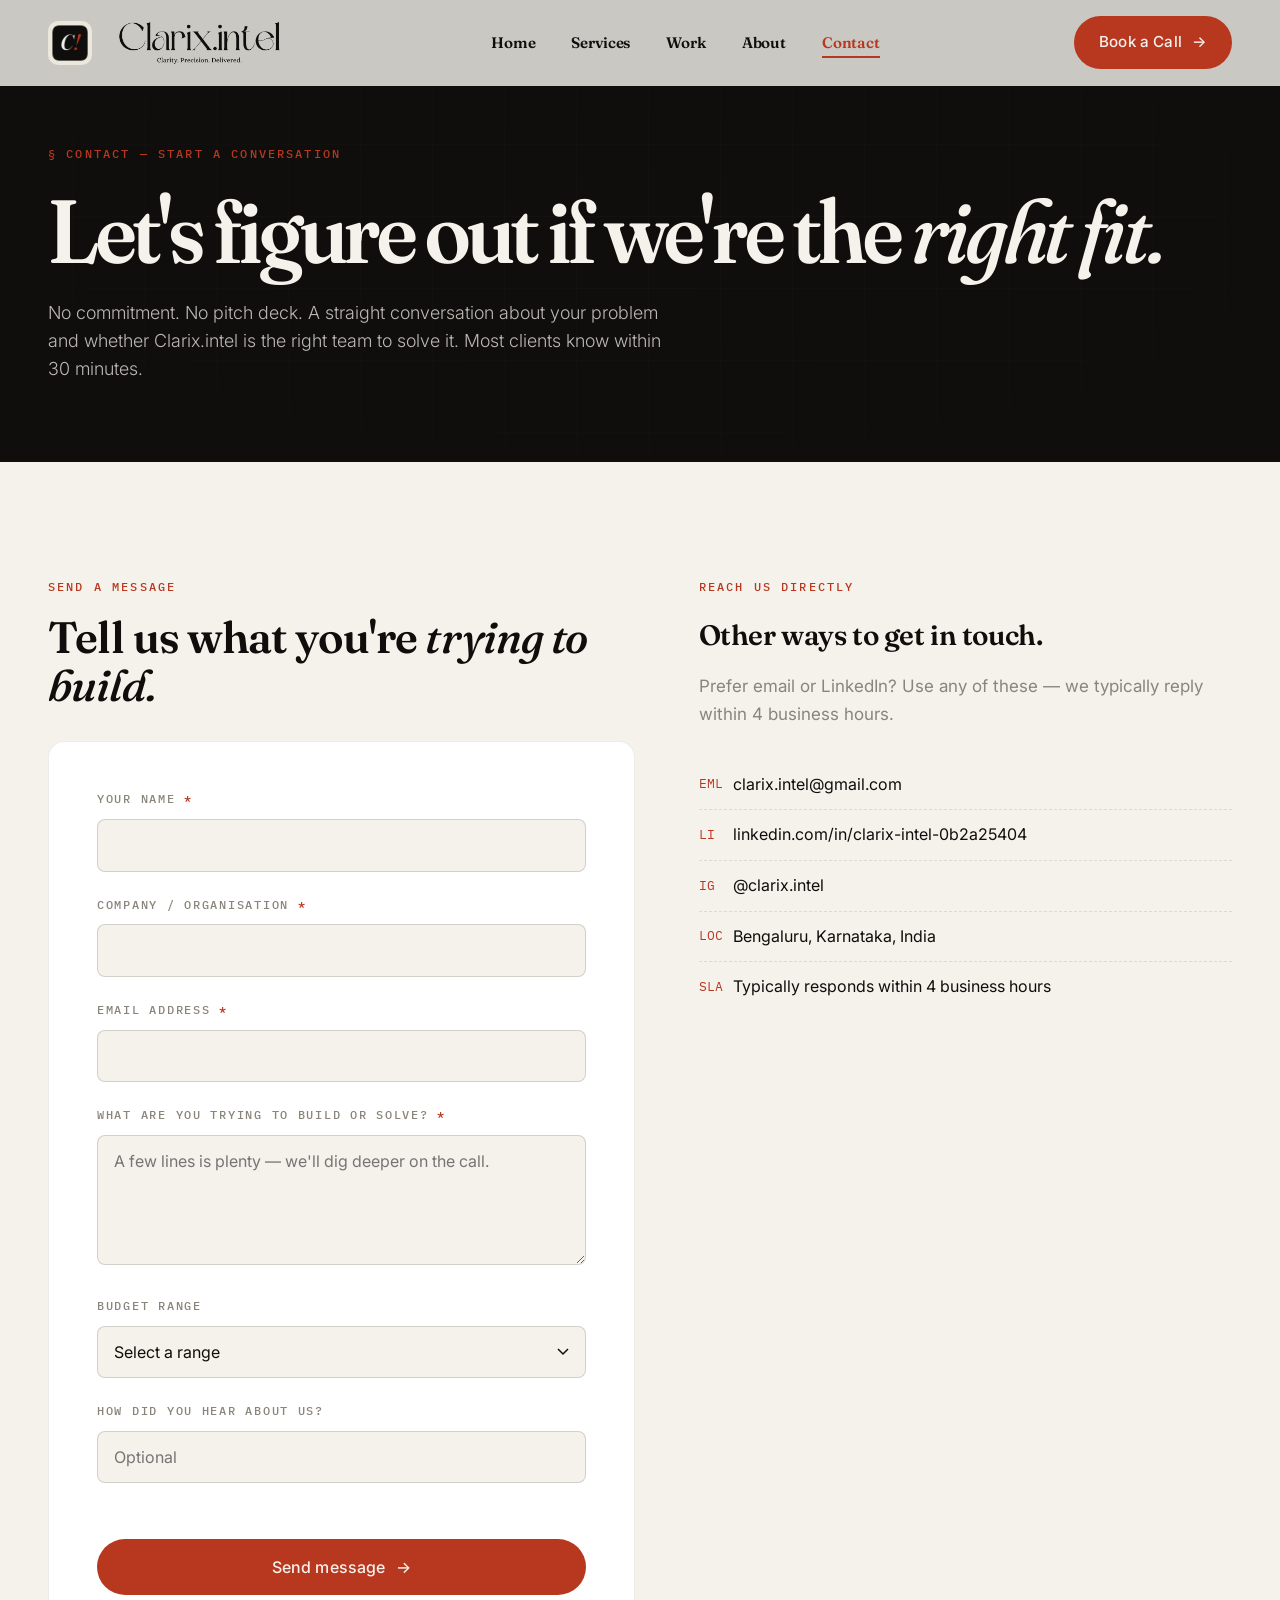
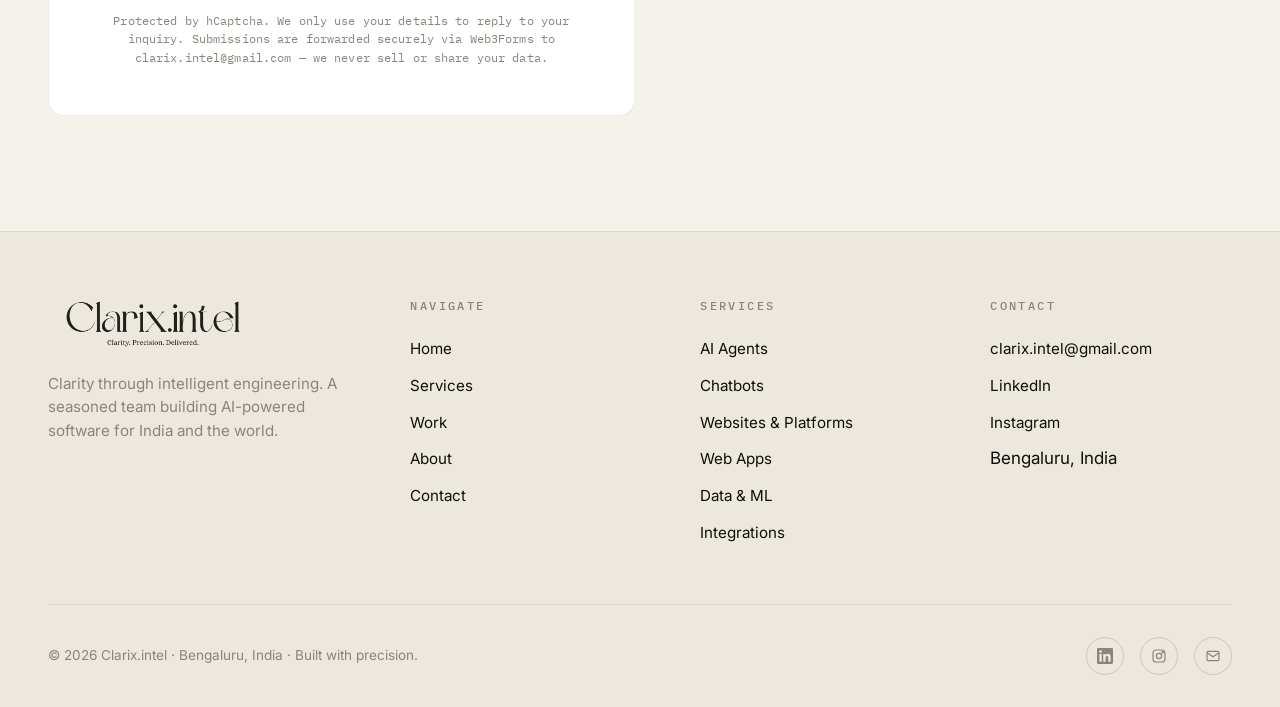
<file: Portfolio/contact.html>
<!DOCTYPE html>
<html lang="en">
<head>
    <meta charset="UTF-8" />
    <meta name="viewport" content="width=device-width, initial-scale=1.0" />
    <title>Contact — Clarix.intel</title>
    <meta name="description" content="Book a 30-minute discovery call with Clarix.intel. clarix.intel@gmail.com · Bengaluru, India. Typically responds within 4 business hours." />
    <link rel="icon" type="image/x-icon" href="favicon.ico" />
    <link rel="icon" type="image/png" sizes="32x32" href="favicon-32.png" />
    <link rel="icon" type="image/png" sizes="16x16" href="favicon-16.png" />
    <link rel="apple-touch-icon" sizes="180x180" href="apple-touch-icon.png" />
    <link rel="preconnect" href="https://fonts.googleapis.com" />
    <link rel="preconnect" href="https://fonts.gstatic.com" crossorigin />
    <link href="https://fonts.googleapis.com/css2?family=Fraunces:ital,opsz,wght,SOFT,WONK@0,9..144,300..700,0..100,0..1;1,9..144,300..700,0..100,0..1&family=Inter:wght@300;400;500;600;700&family=IBM+Plex+Mono:wght@400;500;600&display=swap" rel="stylesheet" />
    <link rel="stylesheet" href="styles.css" />
    <!-- hCaptcha (used by Web3Forms for spam protection) -->
    <script src="https://js.hcaptcha.com/1/api.js" async defer></script>
</head>
<body data-page="contact">

    <!-- NAV -->
    <nav class="nav">
        <div class="nav-inner">
            <a href="index.html" class="nav-brand" aria-label="Clarix.intel — home">
                <img class="nav-brand-mark" src="clarix-icon.png" alt="" />
                <img src="clarix-wordmark.png" alt="Clarix.intel" class="nav-brand-img" />
            </a>
            <ul class="nav-links">
                <li><a href="index.html" data-page="home">Home</a></li>
                <li><a href="services.html" data-page="services">Services</a></li>
                <li><a href="work.html" data-page="work">Work</a></li>
                <li><a href="about.html" data-page="about">About</a></li>
                <li><a href="contact.html" data-page="contact">Contact</a></li>
            </ul>
            <div class="nav-cta">
                <a href="contact.html" class="btn btn-rust">Book a Call <span class="arrow">→</span></a>
                <button class="nav-toggle" aria-label="Toggle menu">
                    <span></span><span></span><span></span>
                </button>
            </div>
        </div>
    </nav>

    <div class="mobile-menu">
        <a href="index.html" data-page="home">Home</a>
        <a href="services.html" data-page="services">Services</a>
        <a href="work.html" data-page="work">Work</a>
        <a href="about.html" data-page="about">About</a>
        <a href="contact.html" data-page="contact">Contact</a>
        <a href="contact.html" class="btn btn-rust">Book a Call →</a>
    </div>

    <!-- PAGE HEADER -->
    <header class="page-header">
        <div class="hero-grid-bg"></div>
        <div class="container page-header-inner">
            <span class="eyebrow eyebrow-rust mb-md reveal" style="display:block; margin-bottom:1.5rem;">§ CONTACT — START A CONVERSATION</span>
            <h1 class="display-xl reveal reveal-delay-1">Let's figure out if we're the <em>right fit.</em></h1>
            <p class="hero-sub reveal reveal-delay-2">No commitment. No pitch deck. A straight conversation about your problem and whether Clarix.intel is the right team to solve it. Most clients know within 30 minutes.</p>
        </div>
    </header>

    <!-- CONTACT GRID -->
    <section class="section">
        <div class="container">
            <div class="contact-grid">
                <div class="reveal">
                    <span class="eyebrow eyebrow-rust mb-md" style="display:block; margin-bottom:1rem;">SEND A MESSAGE</span>
                    <h2 class="display-md mb-md" style="margin-bottom:2rem;">Tell us what you're <em>trying to build.</em></h2>

                    <form id="contact-form" class="contact-form" action="https://api.web3forms.com/submit" method="POST" novalidate>
                        <!--
                            WEB3FORMS CONFIG
                            1. Get your key: https://web3forms.com → enter clarix.intel@gmail.com → check Gmail
                            2. Replace YOUR_WEB3FORMS_ACCESS_KEY_HERE below with the key
                            3. In the Web3Forms dashboard, add your live domain to Settings → Allowed Origins
                               so no one else can reuse the key from another site.
                        -->
                        <input type="hidden" name="access_key" value="2065c26d-2190-4fc3-8a54-12deb3677f9c" />
                        <input type="hidden" name="subject" value="New inquiry — Clarix.intel website" />
                        <input type="hidden" name="from_name" value="Clarix.intel Contact Form" />

                        <!-- Honeypot: hidden from humans, bots fill it → Web3Forms silently drops the submission -->
                        <input type="checkbox" name="botcheck" style="display:none !important" tabindex="-1" autocomplete="off" aria-hidden="true" />

                        <div class="form-group">
                            <label for="name">Your name <span class="req">*</span></label>
                            <input type="text" id="name" name="name" required autocomplete="name" maxlength="100" />
                            <span class="error-msg">Please enter your name</span>
                        </div>

                        <div class="form-group">
                            <label for="company">Company / organisation <span class="req">*</span></label>
                            <input type="text" id="company" name="company" required autocomplete="organization" maxlength="150" />
                            <span class="error-msg">Please enter your company</span>
                        </div>

                        <div class="form-group">
                            <label for="email">Email address <span class="req">*</span></label>
                            <input type="email" id="email" name="email" required autocomplete="email" maxlength="120" />
                            <span class="error-msg">Please enter a valid email address</span>
                        </div>

                        <div class="form-group">
                            <label for="project">What are you trying to build or solve? <span class="req">*</span></label>
                            <textarea id="project" name="project" required placeholder="A few lines is plenty — we'll dig deeper on the call." maxlength="2000"></textarea>
                            <span class="error-msg">Please share a bit about your project</span>
                        </div>

                        <div class="form-group">
                            <label for="budget">Budget range</label>
                            <select id="budget" name="budget">
                                <option value="">Select a range</option>
                                <option value="Under ₹1L">Under ₹1L</option>
                                <option value="₹1L – ₹3L">₹1L – ₹3L</option>
                                <option value="₹3L – ₹8L">₹3L – ₹8L</option>
                                <option value="₹8L+">₹8L+</option>
                                <option value="Not sure yet">Not sure yet</option>
                            </select>
                        </div>

                        <div class="form-group">
                            <label for="referrer">How did you hear about us?</label>
                            <input type="text" id="referrer" name="referrer" placeholder="Optional" maxlength="150" />
                        </div>

                        <!--
                            hCaptcha — using Web3Forms' shared public site key.
                            No hCaptcha account required. Web3Forms validates the token server-side.
                            (Enable "hCaptcha" in the Web3Forms dashboard to turn on server-side verification.)
                        -->
                        <div class="form-group form-captcha">
                            <div class="h-captcha" data-sitekey="50b2fe65-b00b-4b9e-ad62-3ba471098be2"></div>
                        </div>

                        <button type="submit" class="btn btn-rust form-submit">Send message <span class="arrow">→</span></button>
                        <p class="form-privacy-note">Protected by hCaptcha. We only use your details to reply to your inquiry. Submissions are forwarded securely via Web3Forms to clarix.intel@gmail.com — we never sell or share your data.</p>
                    </form>

                    <div id="form-success" class="form-success">
                        <h3>Message received.</h3>
                        <p>We'll be in touch within 4 business hours. In the meantime, feel free to book a time directly below.</p>
                    </div>
                </div>

                <aside class="contact-aside reveal reveal-delay-1">
                    <span class="eyebrow eyebrow-rust mb-md" style="display:block; margin-bottom:1rem;">REACH US DIRECTLY</span>
                    <h3>Other ways to get in touch.</h3>
                    <p>Prefer email or LinkedIn? Use any of these — we typically reply within 4 business hours.</p>

                    <div class="contact-details">
                        <ul>
                            <li>
                                <span class="icn">EML</span>
                                <a href="mailto:clarix.intel@gmail.com">clarix.intel@gmail.com</a>
                            </li>
                            <li>
                                <span class="icn">LI</span>
                                <a href="https://www.linkedin.com/in/clarix-intel-0b2a25404" target="_blank" rel="noopener">linkedin.com/in/clarix-intel-0b2a25404</a>
                            </li>
                            <li>
                                <span class="icn">IG</span>
                                <a href="https://instagram.com/clarix.intel" target="_blank" rel="noopener">@clarix.intel</a>
                            </li>
                            <li>
                                <span class="icn">LOC</span>
                                <span>Bengaluru, Karnataka, India</span>
                            </li>
                            <li>
                                <span class="icn">SLA</span>
                                <span>Typically responds within 4 business hours</span>
                            </li>
                        </ul>
                    </div>
                </aside>
            </div>
        </div>
    </section>

    <!-- FOOTER -->
    <footer class="footer">
        <div class="container">
            <div class="footer-main">
                <div class="footer-brand">
                    <a href="index.html" aria-label="Clarix.intel — home">
                        <img src="clarix-wordmark.png" alt="Clarix.intel" class="footer-brand-img" />
                    </a>
                    <p>Clarity through intelligent engineering. A seasoned team building AI-powered software for India and the world.</p>
                </div>
                <div class="footer-col">
                    <h4>Navigate</h4>
                    <ul>
                        <li><a href="index.html">Home</a></li>
                        <li><a href="services.html">Services</a></li>
                        <li><a href="work.html">Work</a></li>
                        <li><a href="about.html">About</a></li>
                        <li><a href="contact.html">Contact</a></li>
                    </ul>
                </div>
                <div class="footer-col">
                    <h4>Services</h4>
                    <ul>
                        <li><a href="services.html#agents">AI Agents</a></li>
                        <li><a href="services.html#chatbots">Chatbots</a></li>
                        <li><a href="services.html#platforms">Websites &amp; Platforms</a></li>
                        <li><a href="services.html#webapps">Web Apps</a></li>
                        <li><a href="services.html#data">Data &amp; ML</a></li>
                        <li><a href="services.html#integrations">Integrations</a></li>
                    </ul>
                </div>
                <div class="footer-col">
                    <h4>Contact</h4>
                    <ul>
                        <li><a href="mailto:clarix.intel@gmail.com">clarix.intel@gmail.com</a></li>
                        <li><a href="https://www.linkedin.com/in/clarix-intel-0b2a25404" target="_blank" rel="noopener">LinkedIn</a></li>
                        <li><a href="https://instagram.com/clarix.intel" target="_blank" rel="noopener">Instagram</a></li>
                        <li>Bengaluru, India</li>
                    </ul>
                </div>
            </div>
            <div class="footer-bottom">
                <span>© 2026 Clarix.intel · Bengaluru, India · Built with precision.</span>
                <div class="footer-socials">
                    <a href="https://www.linkedin.com/in/clarix-intel-0b2a25404" aria-label="LinkedIn" target="_blank" rel="noopener">
                        <svg width="16" height="16" viewBox="0 0 24 24" fill="currentColor"><path d="M20.45 20.45h-3.55v-5.57c0-1.33-.03-3.04-1.85-3.04-1.85 0-2.14 1.45-2.14 2.94v5.67H9.35V9h3.41v1.56h.05c.48-.9 1.64-1.85 3.37-1.85 3.6 0 4.27 2.37 4.27 5.45v6.29zM5.34 7.43a2.06 2.06 0 1 1 0-4.12 2.06 2.06 0 0 1 0 4.12zM7.12 20.45H3.56V9h3.56v11.45zM22.22 0H1.77C.79 0 0 .77 0 1.72v20.56C0 23.23.79 24 1.77 24h20.45C23.2 24 24 23.23 24 22.28V1.72C24 .77 23.2 0 22.22 0z"/></svg>
                    </a>
                    <a href="https://instagram.com/clarix.intel" aria-label="Instagram" target="_blank" rel="noopener">
                        <svg width="16" height="16" viewBox="0 0 24 24" fill="none" stroke="currentColor" stroke-width="1.8"><rect x="3" y="3" width="18" height="18" rx="5"/><circle cx="12" cy="12" r="4"/><circle cx="17.5" cy="6.5" r="1" fill="currentColor"/></svg>
                    </a>
                    <a href="mailto:clarix.intel@gmail.com" aria-label="Email">
                        <svg width="16" height="16" viewBox="0 0 24 24" fill="none" stroke="currentColor" stroke-width="1.8"><rect x="3" y="5" width="18" height="14" rx="2"/><path d="m3 7 9 6 9-6"/></svg>
                    </a>
                </div>
            </div>
        </div>
    </footer>

    <script src="script.js"></script>
</body>
</html>
</file>
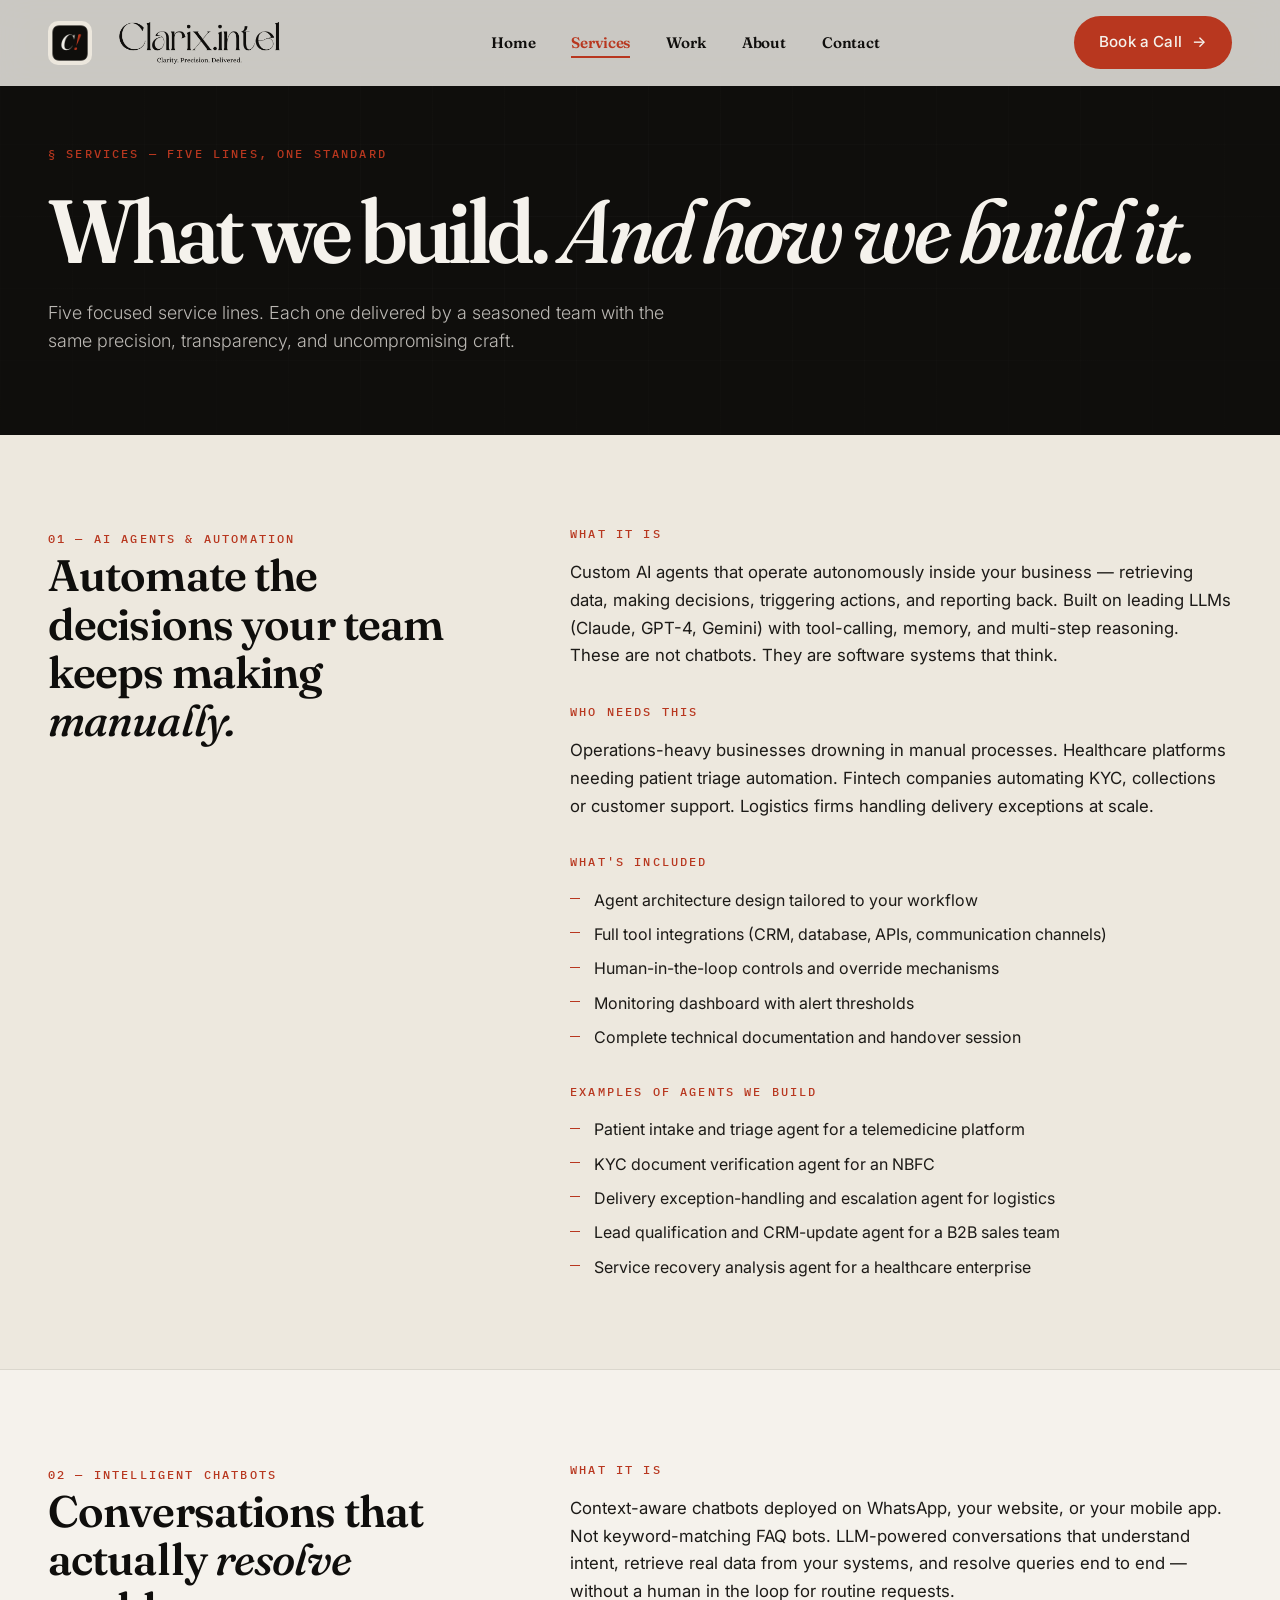
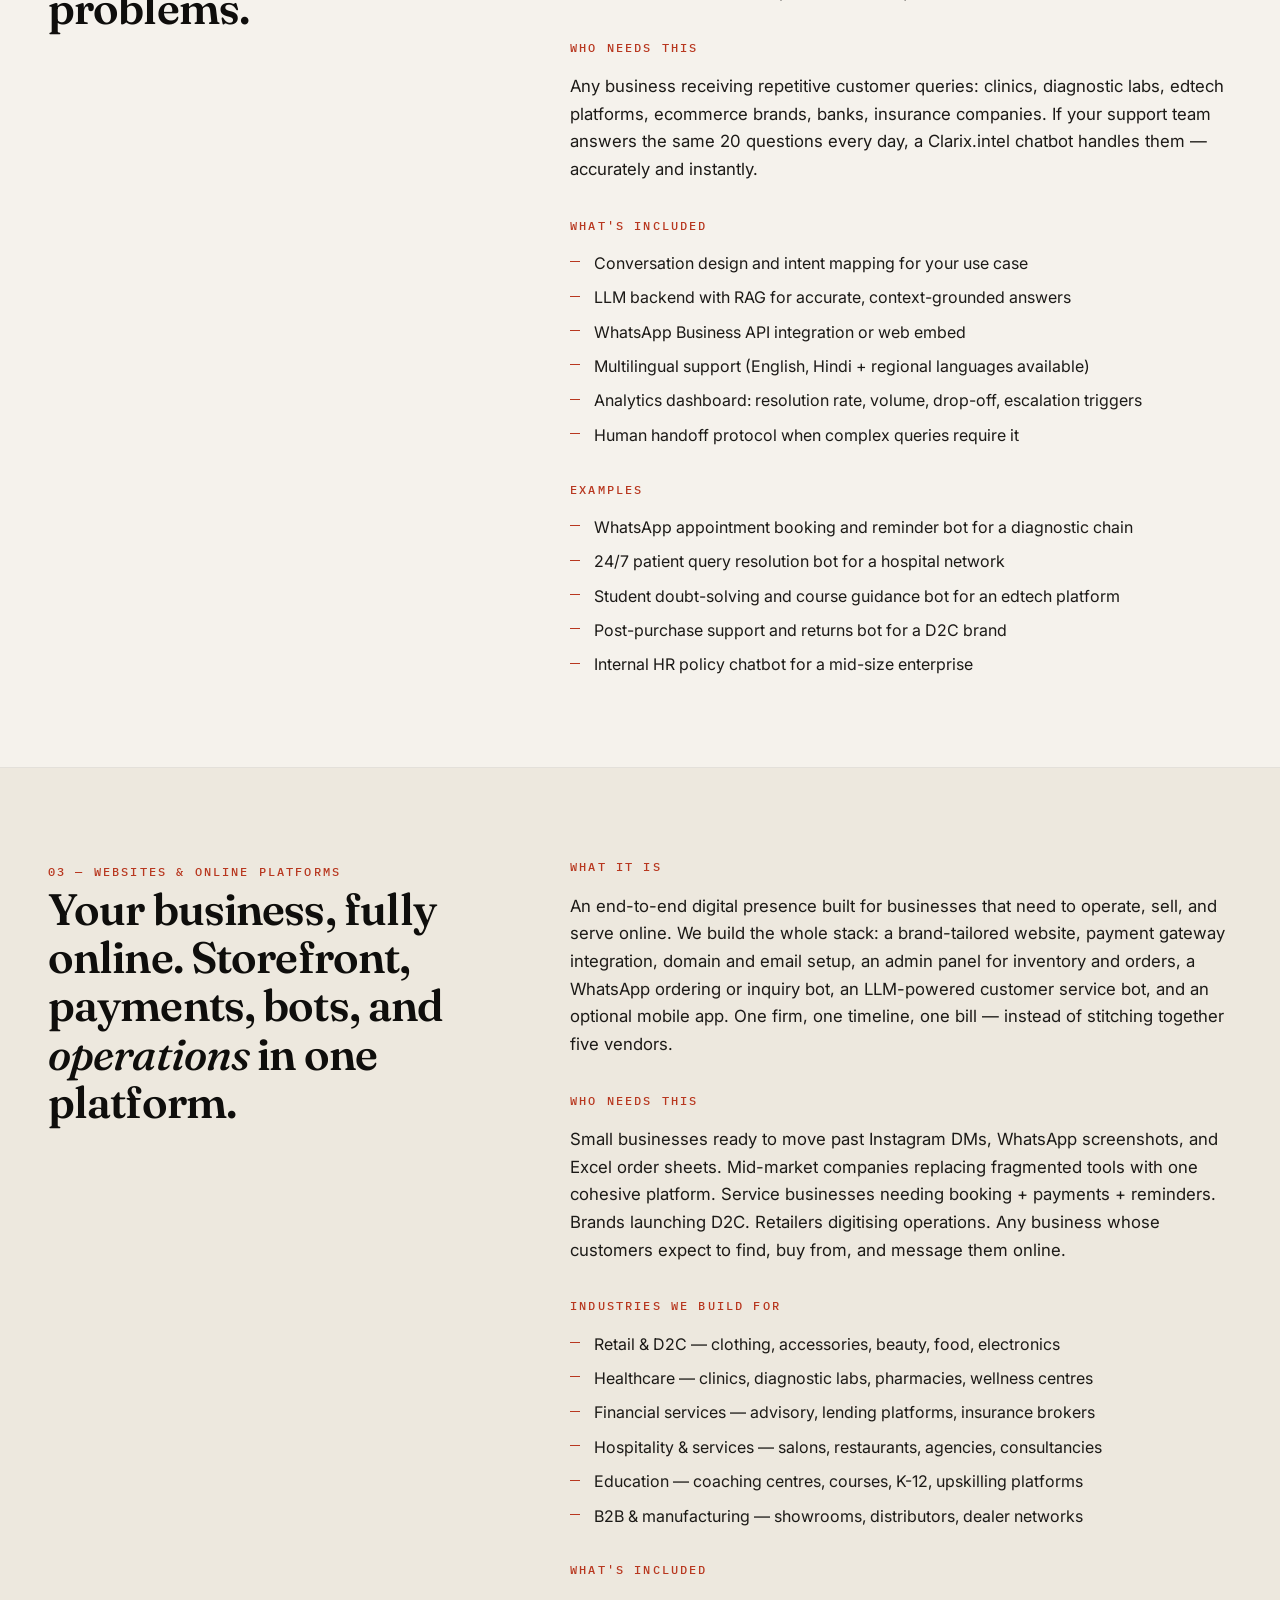
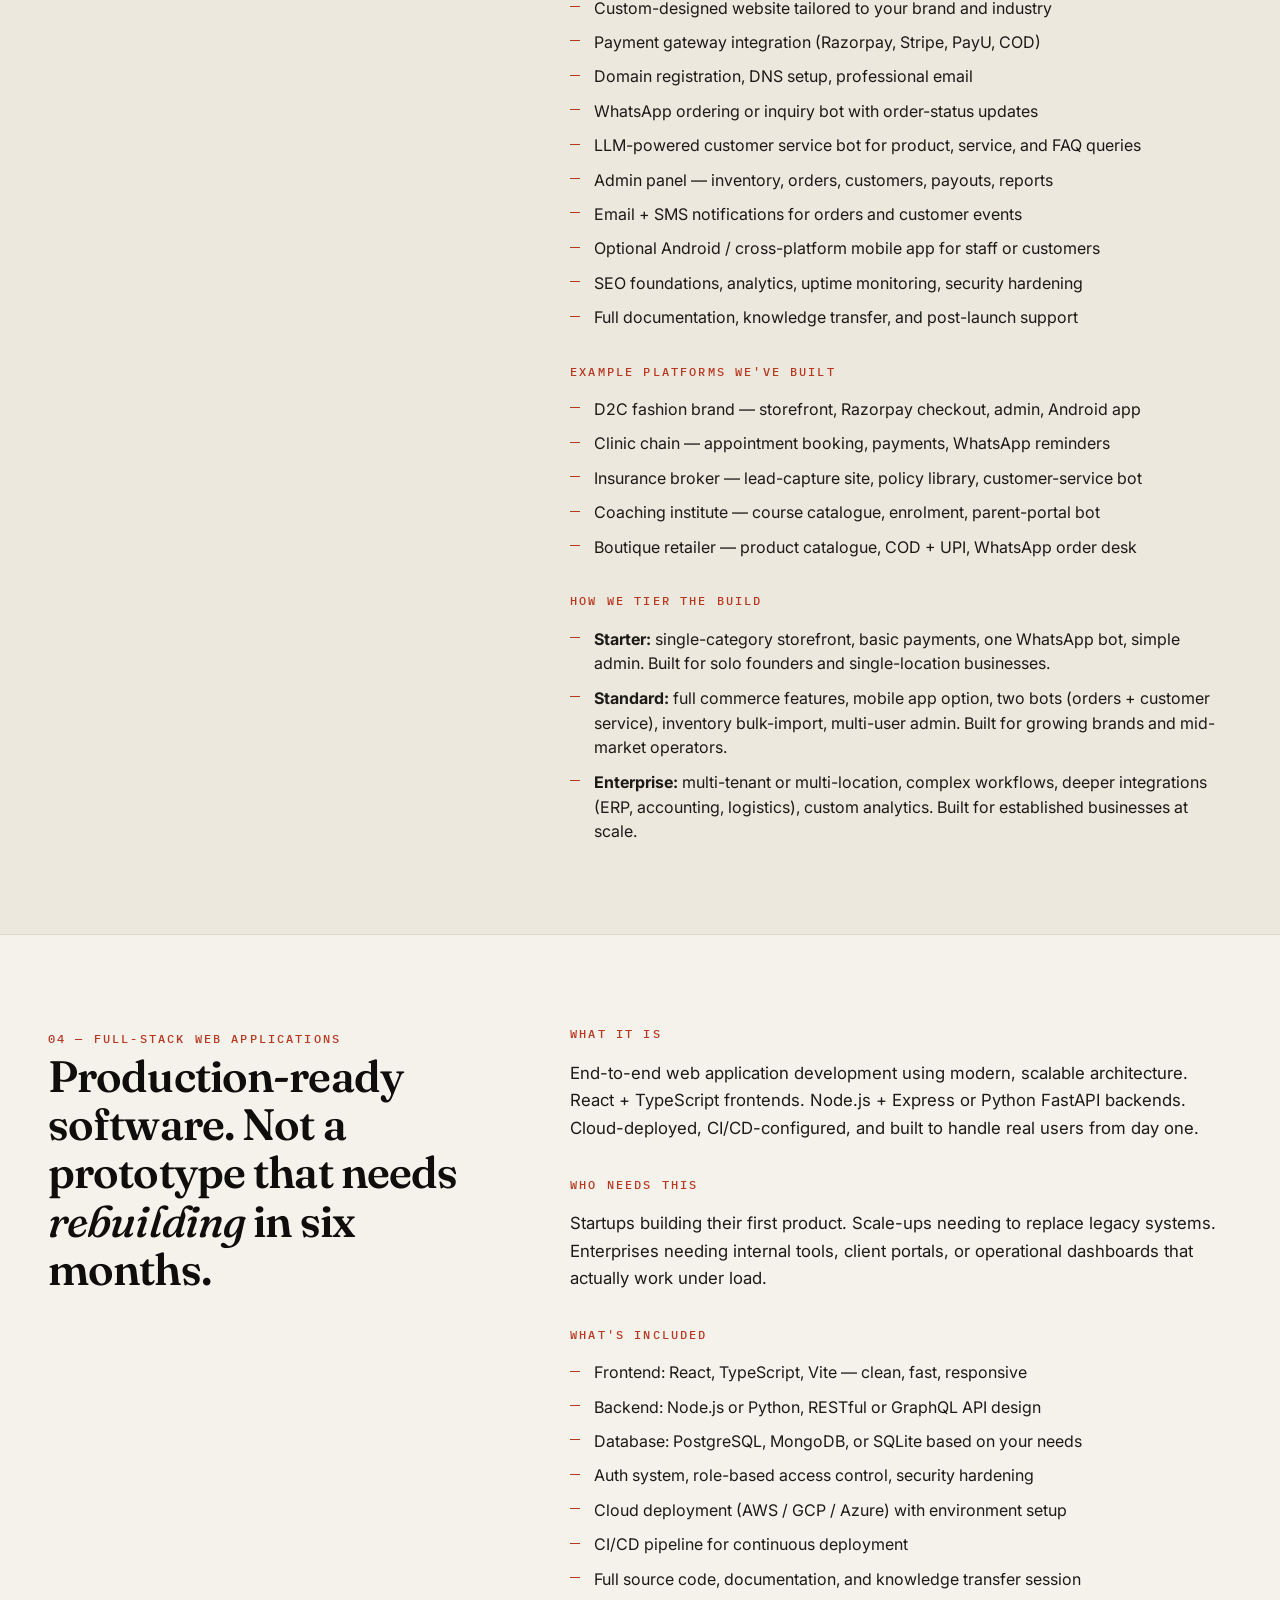
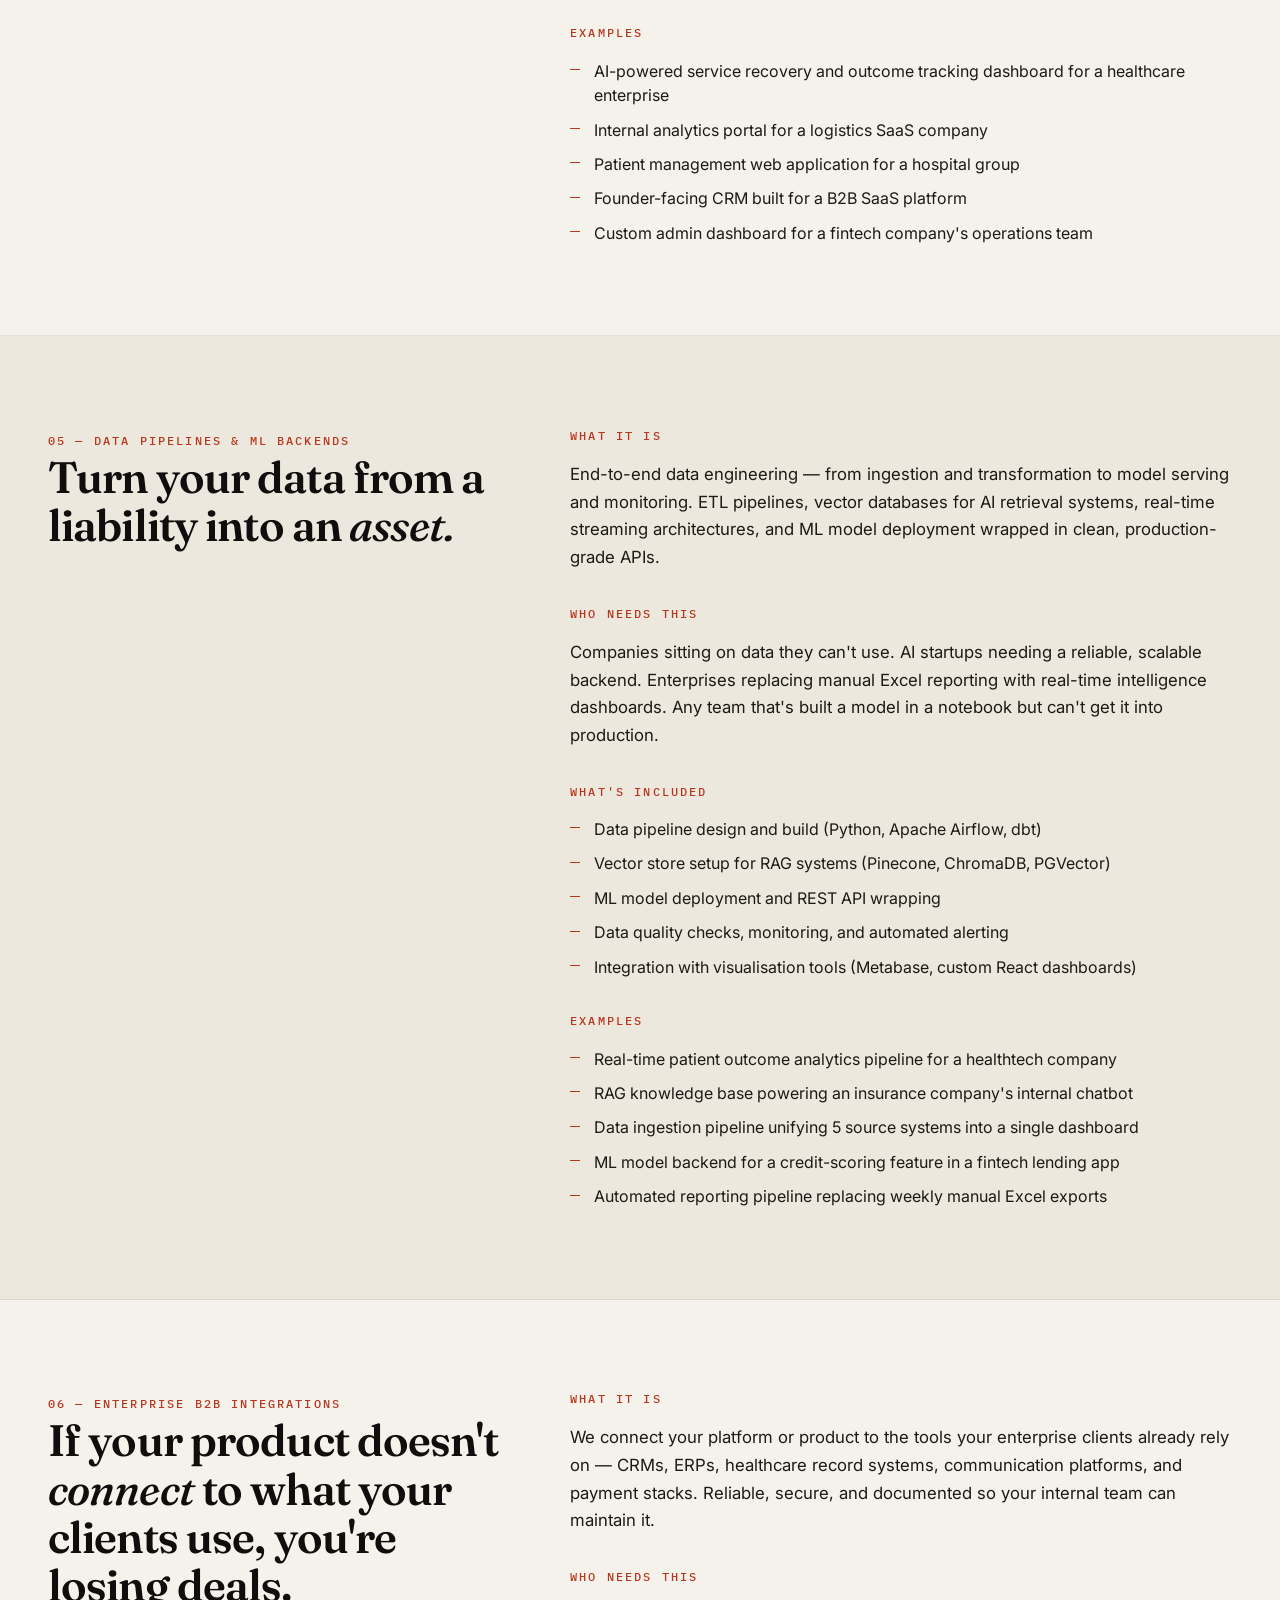
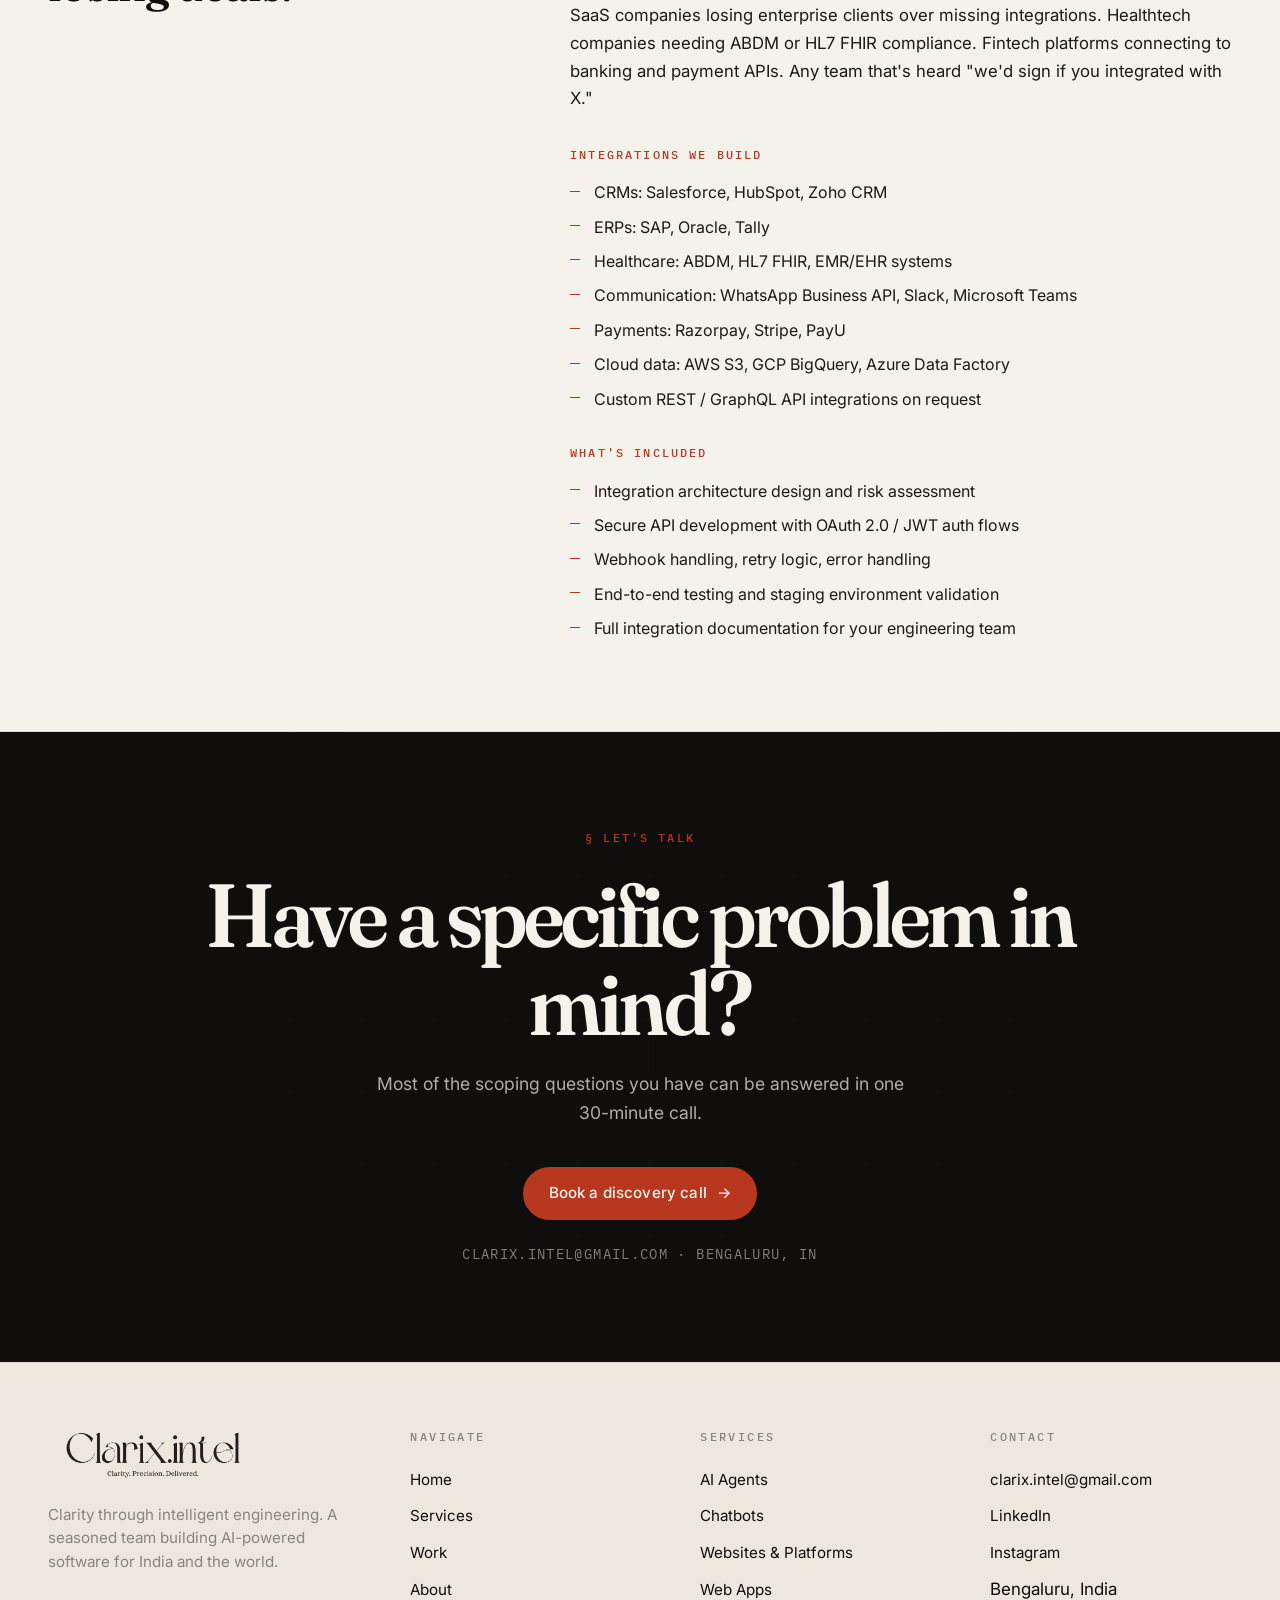
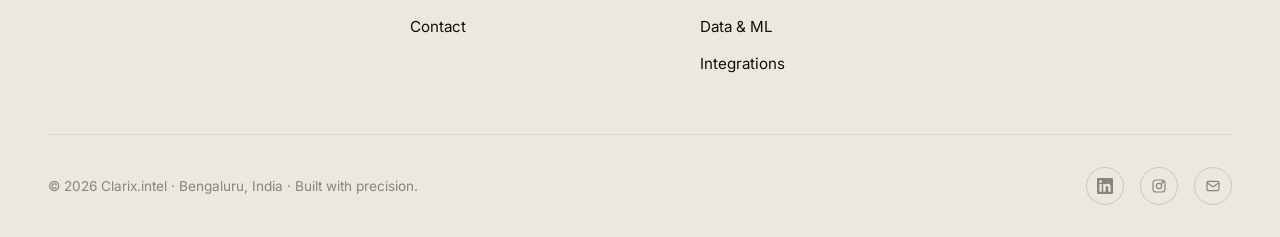
<file: Portfolio/services.html>
<!DOCTYPE html>
<html lang="en">
<head>
    <meta charset="UTF-8" />
    <meta name="viewport" content="width=device-width, initial-scale=1.0" />
    <title>Services — Clarix.intel</title>
    <meta name="description" content="AI Agents, Chatbots, Full-Stack Web Applications, Data Pipelines & ML Backends, Enterprise Integrations — five focused service lines from Clarix.intel." />
    <link rel="icon" type="image/x-icon" href="favicon.ico" />
    <link rel="icon" type="image/png" sizes="32x32" href="favicon-32.png" />
    <link rel="icon" type="image/png" sizes="16x16" href="favicon-16.png" />
    <link rel="apple-touch-icon" sizes="180x180" href="apple-touch-icon.png" />
    <link rel="preconnect" href="https://fonts.googleapis.com" />
    <link rel="preconnect" href="https://fonts.gstatic.com" crossorigin />
    <link href="https://fonts.googleapis.com/css2?family=Fraunces:ital,opsz,wght,SOFT,WONK@0,9..144,300..700,0..100,0..1;1,9..144,300..700,0..100,0..1&family=Inter:wght@300;400;500;600;700&family=IBM+Plex+Mono:wght@400;500;600&display=swap" rel="stylesheet" />
    <link rel="stylesheet" href="styles.css" />
</head>
<body data-page="services">

    <!-- NAV -->
    <nav class="nav">
        <div class="nav-inner">
            <a href="index.html" class="nav-brand" aria-label="Clarix.intel — home">
                <img class="nav-brand-mark" src="clarix-icon.png" alt="" />
                <img src="clarix-wordmark.png" alt="Clarix.intel" class="nav-brand-img" />
            </a>
            <ul class="nav-links">
                <li><a href="index.html" data-page="home">Home</a></li>
                <li><a href="services.html" data-page="services">Services</a></li>
                <li><a href="work.html" data-page="work">Work</a></li>
                <li><a href="about.html" data-page="about">About</a></li>
                <li><a href="contact.html" data-page="contact">Contact</a></li>
            </ul>
            <div class="nav-cta">
                <a href="contact.html" class="btn btn-rust">Book a Call <span class="arrow">→</span></a>
                <button class="nav-toggle" aria-label="Toggle menu">
                    <span></span><span></span><span></span>
                </button>
            </div>
        </div>
    </nav>

    <div class="mobile-menu">
        <a href="index.html" data-page="home">Home</a>
        <a href="services.html" data-page="services">Services</a>
        <a href="work.html" data-page="work">Work</a>
        <a href="about.html" data-page="about">About</a>
        <a href="contact.html" data-page="contact">Contact</a>
        <a href="contact.html" class="btn btn-rust">Book a Call →</a>
    </div>

    <!-- PAGE HEADER -->
    <header class="page-header">
        <div class="hero-grid-bg"></div>
        <div class="container page-header-inner">
            <span class="eyebrow eyebrow-rust mb-md reveal" style="display:block; margin-bottom:1.5rem;">§ SERVICES — FIVE LINES, ONE STANDARD</span>
            <h1 class="display-xl reveal reveal-delay-1">What we build. <em>And how we build it.</em></h1>
            <p class="hero-sub reveal reveal-delay-2">Five focused service lines. Each one delivered by a seasoned team with the same precision, transparency, and uncompromising craft.</p>
        </div>
    </header>

    <!-- SERVICE 1 — AI AGENTS -->
    <section id="agents" class="service-block">
        <div class="container">
            <div class="service-block-inner">
                <div class="service-block-label reveal">
                    <span class="eyebrow eyebrow-rust">01 — AI AGENTS &amp; AUTOMATION</span>
                    <h2 class="display-md">Automate the decisions your team keeps making <em>manually.</em></h2>
                </div>
                <div class="service-block-body reveal reveal-delay-1">
                    <h3>What it is</h3>
                    <p>Custom AI agents that operate autonomously inside your business — retrieving data, making decisions, triggering actions, and reporting back. Built on leading LLMs (Claude, GPT-4, Gemini) with tool-calling, memory, and multi-step reasoning. These are not chatbots. They are software systems that think.</p>

                    <h3>Who needs this</h3>
                    <p>Operations-heavy businesses drowning in manual processes. Healthcare platforms needing patient triage automation. Fintech companies automating KYC, collections or customer support. Logistics firms handling delivery exceptions at scale.</p>

                    <h3>What's included</h3>
                    <ul>
                        <li>Agent architecture design tailored to your workflow</li>
                        <li>Full tool integrations (CRM, database, APIs, communication channels)</li>
                        <li>Human-in-the-loop controls and override mechanisms</li>
                        <li>Monitoring dashboard with alert thresholds</li>
                        <li>Complete technical documentation and handover session</li>
                    </ul>

                    <h3>Examples of agents we build</h3>
                    <ul>
                        <li>Patient intake and triage agent for a telemedicine platform</li>
                        <li>KYC document verification agent for an NBFC</li>
                        <li>Delivery exception-handling and escalation agent for logistics</li>
                        <li>Lead qualification and CRM-update agent for a B2B sales team</li>
                        <li>Service recovery analysis agent for a healthcare enterprise</li>
                    </ul>
                </div>
            </div>
        </div>
    </section>

    <!-- SERVICE 2 — CHATBOTS -->
    <section id="chatbots" class="service-block">
        <div class="container">
            <div class="service-block-inner">
                <div class="service-block-label reveal">
                    <span class="eyebrow eyebrow-rust">02 — INTELLIGENT CHATBOTS</span>
                    <h2 class="display-md">Conversations that actually <em>resolve</em> problems.</h2>
                </div>
                <div class="service-block-body reveal reveal-delay-1">
                    <h3>What it is</h3>
                    <p>Context-aware chatbots deployed on WhatsApp, your website, or your mobile app. Not keyword-matching FAQ bots. LLM-powered conversations that understand intent, retrieve real data from your systems, and resolve queries end to end — without a human in the loop for routine requests.</p>

                    <h3>Who needs this</h3>
                    <p>Any business receiving repetitive customer queries: clinics, diagnostic labs, edtech platforms, ecommerce brands, banks, insurance companies. If your support team answers the same 20 questions every day, a Clarix.intel chatbot handles them — accurately and instantly.</p>

                    <h3>What's included</h3>
                    <ul>
                        <li>Conversation design and intent mapping for your use case</li>
                        <li>LLM backend with RAG for accurate, context-grounded answers</li>
                        <li>WhatsApp Business API integration or web embed</li>
                        <li>Multilingual support (English, Hindi + regional languages available)</li>
                        <li>Analytics dashboard: resolution rate, volume, drop-off, escalation triggers</li>
                        <li>Human handoff protocol when complex queries require it</li>
                    </ul>

                    <h3>Examples</h3>
                    <ul>
                        <li>WhatsApp appointment booking and reminder bot for a diagnostic chain</li>
                        <li>24/7 patient query resolution bot for a hospital network</li>
                        <li>Student doubt-solving and course guidance bot for an edtech platform</li>
                        <li>Post-purchase support and returns bot for a D2C brand</li>
                        <li>Internal HR policy chatbot for a mid-size enterprise</li>
                    </ul>
                </div>
            </div>
        </div>
    </section>

    <!-- SERVICE 3 — WEBSITES &amp; ONLINE PLATFORMS -->
    <section id="platforms" class="service-block">
        <div class="container">
            <div class="service-block-inner">
                <div class="service-block-label reveal">
                    <span class="eyebrow eyebrow-rust">03 — WEBSITES &amp; ONLINE PLATFORMS</span>
                    <h2 class="display-md">Your business, fully online. Storefront, payments, bots, and <em>operations</em> in one platform.</h2>
                </div>
                <div class="service-block-body reveal reveal-delay-1">
                    <h3>What it is</h3>
                    <p>An end-to-end digital presence built for businesses that need to operate, sell, and serve online. We build the whole stack: a brand-tailored website, payment gateway integration, domain and email setup, an admin panel for inventory and orders, a WhatsApp ordering or inquiry bot, an LLM-powered customer service bot, and an optional mobile app. One firm, one timeline, one bill — instead of stitching together five vendors.</p>

                    <h3>Who needs this</h3>
                    <p>Small businesses ready to move past Instagram DMs, WhatsApp screenshots, and Excel order sheets. Mid-market companies replacing fragmented tools with one cohesive platform. Service businesses needing booking + payments + reminders. Brands launching D2C. Retailers digitising operations. Any business whose customers expect to find, buy from, and message them online.</p>

                    <h3>Industries we build for</h3>
                    <ul>
                        <li>Retail &amp; D2C — clothing, accessories, beauty, food, electronics</li>
                        <li>Healthcare — clinics, diagnostic labs, pharmacies, wellness centres</li>
                        <li>Financial services — advisory, lending platforms, insurance brokers</li>
                        <li>Hospitality &amp; services — salons, restaurants, agencies, consultancies</li>
                        <li>Education — coaching centres, courses, K-12, upskilling platforms</li>
                        <li>B2B &amp; manufacturing — showrooms, distributors, dealer networks</li>
                    </ul>

                    <h3>What's included</h3>
                    <ul>
                        <li>Custom-designed website tailored to your brand and industry</li>
                        <li>Payment gateway integration (Razorpay, Stripe, PayU, COD)</li>
                        <li>Domain registration, DNS setup, professional email</li>
                        <li>WhatsApp ordering or inquiry bot with order-status updates</li>
                        <li>LLM-powered customer service bot for product, service, and FAQ queries</li>
                        <li>Admin panel — inventory, orders, customers, payouts, reports</li>
                        <li>Email + SMS notifications for orders and customer events</li>
                        <li>Optional Android / cross-platform mobile app for staff or customers</li>
                        <li>SEO foundations, analytics, uptime monitoring, security hardening</li>
                        <li>Full documentation, knowledge transfer, and post-launch support</li>
                    </ul>

                    <h3>Example platforms we've built</h3>
                    <ul>
                        <li>D2C fashion brand — storefront, Razorpay checkout, admin, Android app</li>
                        <li>Clinic chain — appointment booking, payments, WhatsApp reminders</li>
                        <li>Insurance broker — lead-capture site, policy library, customer-service bot</li>
                        <li>Coaching institute — course catalogue, enrolment, parent-portal bot</li>
                        <li>Boutique retailer — product catalogue, COD + UPI, WhatsApp order desk</li>
                    </ul>

                    <h3>How we tier the build</h3>
                    <ul>
                        <li><strong>Starter:</strong> single-category storefront, basic payments, one WhatsApp bot, simple admin. Built for solo founders and single-location businesses.</li>
                        <li><strong>Standard:</strong> full commerce features, mobile app option, two bots (orders + customer service), inventory bulk-import, multi-user admin. Built for growing brands and mid-market operators.</li>
                        <li><strong>Enterprise:</strong> multi-tenant or multi-location, complex workflows, deeper integrations (ERP, accounting, logistics), custom analytics. Built for established businesses at scale.</li>
                    </ul>
                </div>
            </div>
        </div>
    </section>

    <!-- SERVICE 4 — WEB APPS -->
    <section id="webapps" class="service-block">
        <div class="container">
            <div class="service-block-inner">
                <div class="service-block-label reveal">
                    <span class="eyebrow eyebrow-rust">04 — FULL-STACK WEB APPLICATIONS</span>
                    <h2 class="display-md">Production-ready software. Not a prototype that needs <em>rebuilding</em> in six months.</h2>
                </div>
                <div class="service-block-body reveal reveal-delay-1">
                    <h3>What it is</h3>
                    <p>End-to-end web application development using modern, scalable architecture. React + TypeScript frontends. Node.js + Express or Python FastAPI backends. Cloud-deployed, CI/CD-configured, and built to handle real users from day one.</p>

                    <h3>Who needs this</h3>
                    <p>Startups building their first product. Scale-ups needing to replace legacy systems. Enterprises needing internal tools, client portals, or operational dashboards that actually work under load.</p>

                    <h3>What's included</h3>
                    <ul>
                        <li>Frontend: React, TypeScript, Vite — clean, fast, responsive</li>
                        <li>Backend: Node.js or Python, RESTful or GraphQL API design</li>
                        <li>Database: PostgreSQL, MongoDB, or SQLite based on your needs</li>
                        <li>Auth system, role-based access control, security hardening</li>
                        <li>Cloud deployment (AWS / GCP / Azure) with environment setup</li>
                        <li>CI/CD pipeline for continuous deployment</li>
                        <li>Full source code, documentation, and knowledge transfer session</li>
                    </ul>

                    <h3>Examples</h3>
                    <ul>
                        <li>AI-powered service recovery and outcome tracking dashboard for a healthcare enterprise</li>
                        <li>Internal analytics portal for a logistics SaaS company</li>
                        <li>Patient management web application for a hospital group</li>
                        <li>Founder-facing CRM built for a B2B SaaS platform</li>
                        <li>Custom admin dashboard for a fintech company's operations team</li>
                    </ul>
                </div>
            </div>
        </div>
    </section>

    <!-- SERVICE 4 — DATA & ML -->
    <section id="data" class="service-block">
        <div class="container">
            <div class="service-block-inner">
                <div class="service-block-label reveal">
                    <span class="eyebrow eyebrow-rust">05 — DATA PIPELINES &amp; ML BACKENDS</span>
                    <h2 class="display-md">Turn your data from a liability into an <em>asset.</em></h2>
                </div>
                <div class="service-block-body reveal reveal-delay-1">
                    <h3>What it is</h3>
                    <p>End-to-end data engineering — from ingestion and transformation to model serving and monitoring. ETL pipelines, vector databases for AI retrieval systems, real-time streaming architectures, and ML model deployment wrapped in clean, production-grade APIs.</p>

                    <h3>Who needs this</h3>
                    <p>Companies sitting on data they can't use. AI startups needing a reliable, scalable backend. Enterprises replacing manual Excel reporting with real-time intelligence dashboards. Any team that's built a model in a notebook but can't get it into production.</p>

                    <h3>What's included</h3>
                    <ul>
                        <li>Data pipeline design and build (Python, Apache Airflow, dbt)</li>
                        <li>Vector store setup for RAG systems (Pinecone, ChromaDB, PGVector)</li>
                        <li>ML model deployment and REST API wrapping</li>
                        <li>Data quality checks, monitoring, and automated alerting</li>
                        <li>Integration with visualisation tools (Metabase, custom React dashboards)</li>
                    </ul>

                    <h3>Examples</h3>
                    <ul>
                        <li>Real-time patient outcome analytics pipeline for a healthtech company</li>
                        <li>RAG knowledge base powering an insurance company's internal chatbot</li>
                        <li>Data ingestion pipeline unifying 5 source systems into a single dashboard</li>
                        <li>ML model backend for a credit-scoring feature in a fintech lending app</li>
                        <li>Automated reporting pipeline replacing weekly manual Excel exports</li>
                    </ul>
                </div>
            </div>
        </div>
    </section>

    <!-- SERVICE 5 — INTEGRATIONS -->
    <section id="integrations" class="service-block">
        <div class="container">
            <div class="service-block-inner">
                <div class="service-block-label reveal">
                    <span class="eyebrow eyebrow-rust">06 — ENTERPRISE B2B INTEGRATIONS</span>
                    <h2 class="display-md">If your product doesn't <em>connect</em> to what your clients use, you're losing deals.</h2>
                </div>
                <div class="service-block-body reveal reveal-delay-1">
                    <h3>What it is</h3>
                    <p>We connect your platform or product to the tools your enterprise clients already rely on — CRMs, ERPs, healthcare record systems, communication platforms, and payment stacks. Reliable, secure, and documented so your internal team can maintain it.</p>

                    <h3>Who needs this</h3>
                    <p>SaaS companies losing enterprise clients over missing integrations. Healthtech companies needing ABDM or HL7 FHIR compliance. Fintech platforms connecting to banking and payment APIs. Any team that's heard "we'd sign if you integrated with X."</p>

                    <h3>Integrations we build</h3>
                    <ul>
                        <li>CRMs: Salesforce, HubSpot, Zoho CRM</li>
                        <li>ERPs: SAP, Oracle, Tally</li>
                        <li>Healthcare: ABDM, HL7 FHIR, EMR/EHR systems</li>
                        <li>Communication: WhatsApp Business API, Slack, Microsoft Teams</li>
                        <li>Payments: Razorpay, Stripe, PayU</li>
                        <li>Cloud data: AWS S3, GCP BigQuery, Azure Data Factory</li>
                        <li>Custom REST / GraphQL API integrations on request</li>
                    </ul>

                    <h3>What's included</h3>
                    <ul>
                        <li>Integration architecture design and risk assessment</li>
                        <li>Secure API development with OAuth 2.0 / JWT auth flows</li>
                        <li>Webhook handling, retry logic, error handling</li>
                        <li>End-to-end testing and staging environment validation</li>
                        <li>Full integration documentation for your engineering team</li>
                    </ul>
                </div>
            </div>
        </div>
    </section>

    <!-- BOTTOM CTA -->
    <section class="big-cta">
        <div class="hero-grid-bg" style="opacity:0.35"></div>
        <div class="container" style="position:relative; z-index:2">
            <div class="reveal">
                <span class="eyebrow eyebrow-rust mb-md" style="display:block; margin-bottom:1.5rem;">§ LET'S TALK</span>
                <h2 class="display-xl">Have a specific problem in mind?</h2>
                <p>Most of the scoping questions you have can be answered in one 30-minute call.</p>
                <a href="contact.html" class="btn btn-rust">Book a discovery call <span class="arrow">→</span></a>
                <div class="small-note">CLARIX.INTEL@GMAIL.COM · BENGALURU, IN</div>
            </div>
        </div>
    </section>

    <!-- FOOTER -->
    <footer class="footer">
        <div class="container">
            <div class="footer-main">
                <div class="footer-brand">
                    <a href="index.html" aria-label="Clarix.intel — home">
                        <img src="clarix-wordmark.png" alt="Clarix.intel" class="footer-brand-img" />
                    </a>
                    <p>Clarity through intelligent engineering. A seasoned team building AI-powered software for India and the world.</p>
                </div>
                <div class="footer-col">
                    <h4>Navigate</h4>
                    <ul>
                        <li><a href="index.html">Home</a></li>
                        <li><a href="services.html">Services</a></li>
                        <li><a href="work.html">Work</a></li>
                        <li><a href="about.html">About</a></li>
                        <li><a href="contact.html">Contact</a></li>
                    </ul>
                </div>
                <div class="footer-col">
                    <h4>Services</h4>
                    <ul>
                        <li><a href="services.html#agents">AI Agents</a></li>
                        <li><a href="services.html#chatbots">Chatbots</a></li>
                        <li><a href="services.html#platforms">Websites &amp; Platforms</a></li>
                        <li><a href="services.html#webapps">Web Apps</a></li>
                        <li><a href="services.html#data">Data &amp; ML</a></li>
                        <li><a href="services.html#integrations">Integrations</a></li>
                    </ul>
                </div>
                <div class="footer-col">
                    <h4>Contact</h4>
                    <ul>
                        <li><a href="mailto:clarix.intel@gmail.com">clarix.intel@gmail.com</a></li>
                        <li><a href="https://www.linkedin.com/in/clarix-intel-0b2a25404" target="_blank" rel="noopener">LinkedIn</a></li>
                        <li><a href="https://instagram.com/clarix.intel" target="_blank" rel="noopener">Instagram</a></li>
                        <li>Bengaluru, India</li>
                    </ul>
                </div>
            </div>
            <div class="footer-bottom">
                <span>© 2026 Clarix.intel · Bengaluru, India · Built with precision.</span>
                <div class="footer-socials">
                    <a href="https://www.linkedin.com/in/clarix-intel-0b2a25404" aria-label="LinkedIn" target="_blank" rel="noopener">
                        <svg width="16" height="16" viewBox="0 0 24 24" fill="currentColor"><path d="M20.45 20.45h-3.55v-5.57c0-1.33-.03-3.04-1.85-3.04-1.85 0-2.14 1.45-2.14 2.94v5.67H9.35V9h3.41v1.56h.05c.48-.9 1.64-1.85 3.37-1.85 3.6 0 4.27 2.37 4.27 5.45v6.29zM5.34 7.43a2.06 2.06 0 1 1 0-4.12 2.06 2.06 0 0 1 0 4.12zM7.12 20.45H3.56V9h3.56v11.45zM22.22 0H1.77C.79 0 0 .77 0 1.72v20.56C0 23.23.79 24 1.77 24h20.45C23.2 24 24 23.23 24 22.28V1.72C24 .77 23.2 0 22.22 0z"/></svg>
                    </a>
                    <a href="https://instagram.com/clarix.intel" aria-label="Instagram" target="_blank" rel="noopener">
                        <svg width="16" height="16" viewBox="0 0 24 24" fill="none" stroke="currentColor" stroke-width="1.8"><rect x="3" y="3" width="18" height="18" rx="5"/><circle cx="12" cy="12" r="4"/><circle cx="17.5" cy="6.5" r="1" fill="currentColor"/></svg>
                    </a>
                    <a href="mailto:clarix.intel@gmail.com" aria-label="Email">
                        <svg width="16" height="16" viewBox="0 0 24 24" fill="none" stroke="currentColor" stroke-width="1.8"><rect x="3" y="5" width="18" height="14" rx="2"/><path d="m3 7 9 6 9-6"/></svg>
                    </a>
                </div>
            </div>
        </div>
    </footer>

    <script src="script.js"></script>
</body>
</html>
</file>
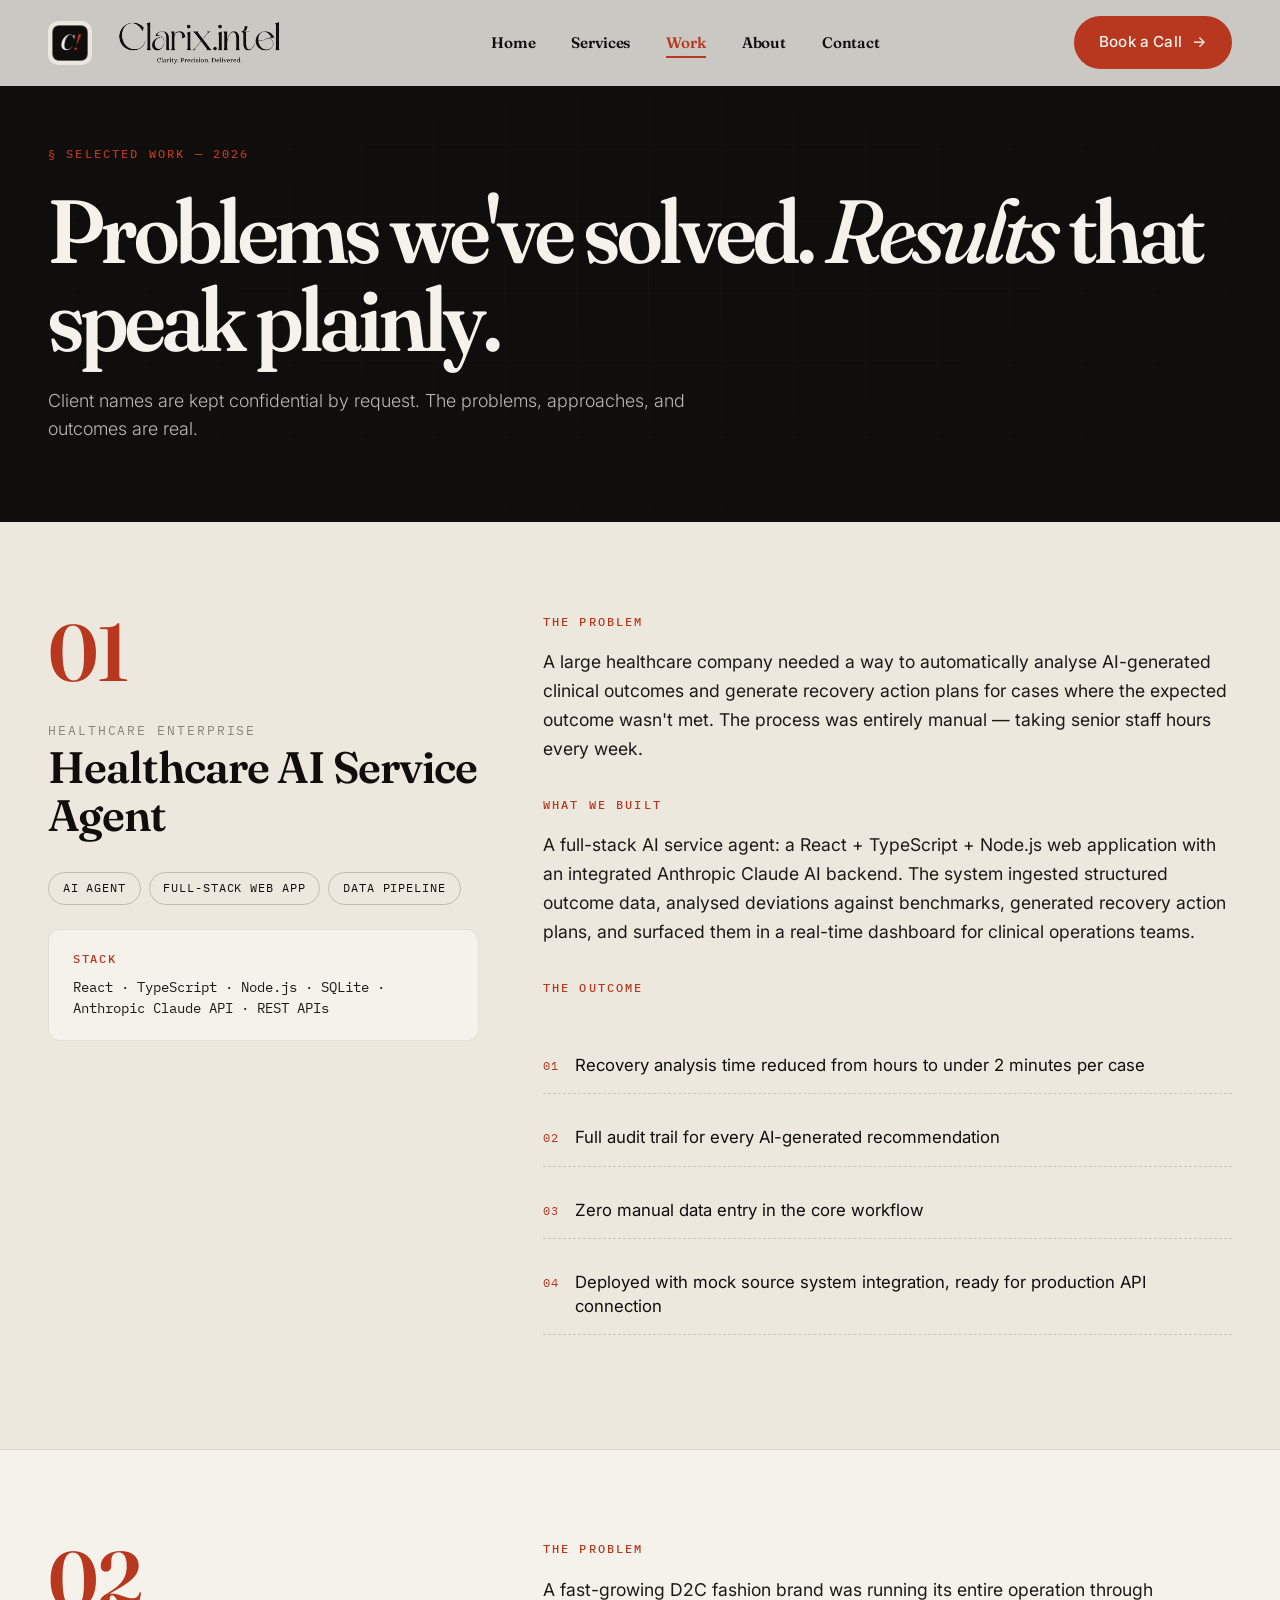
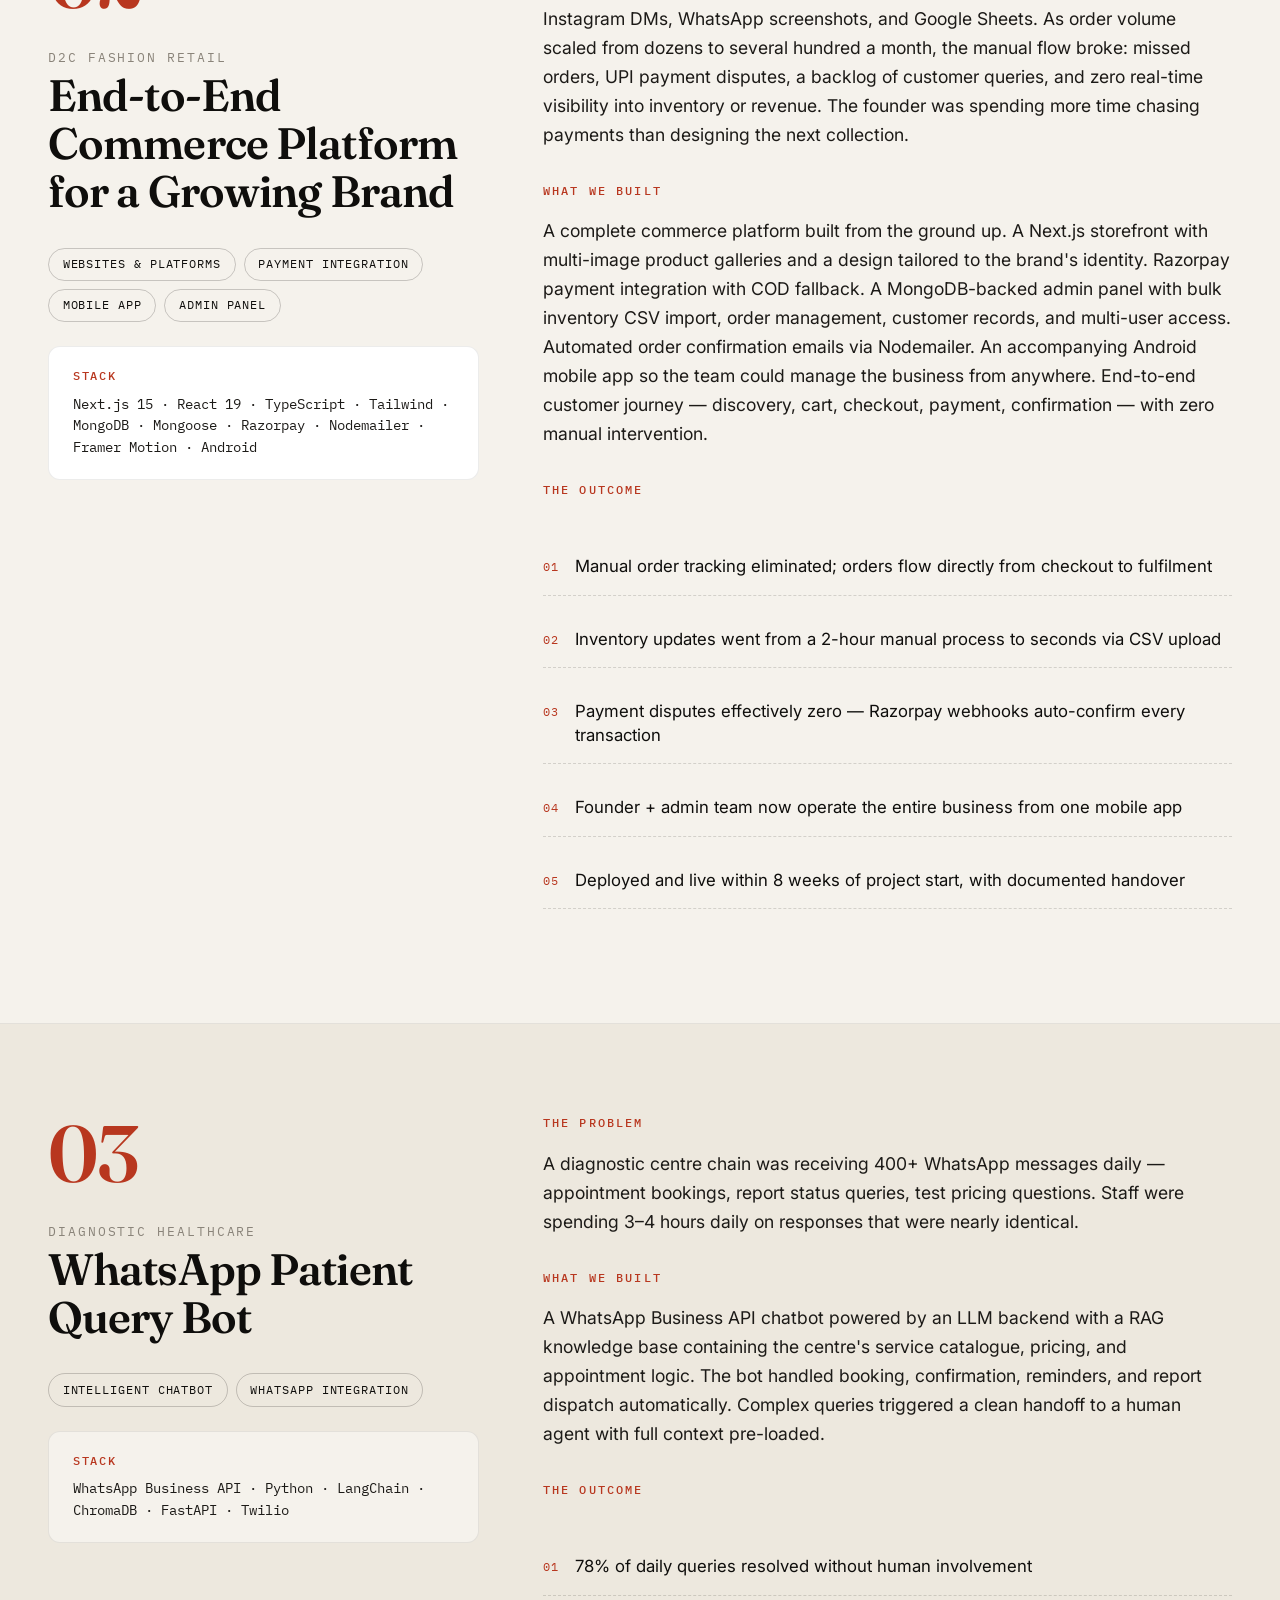
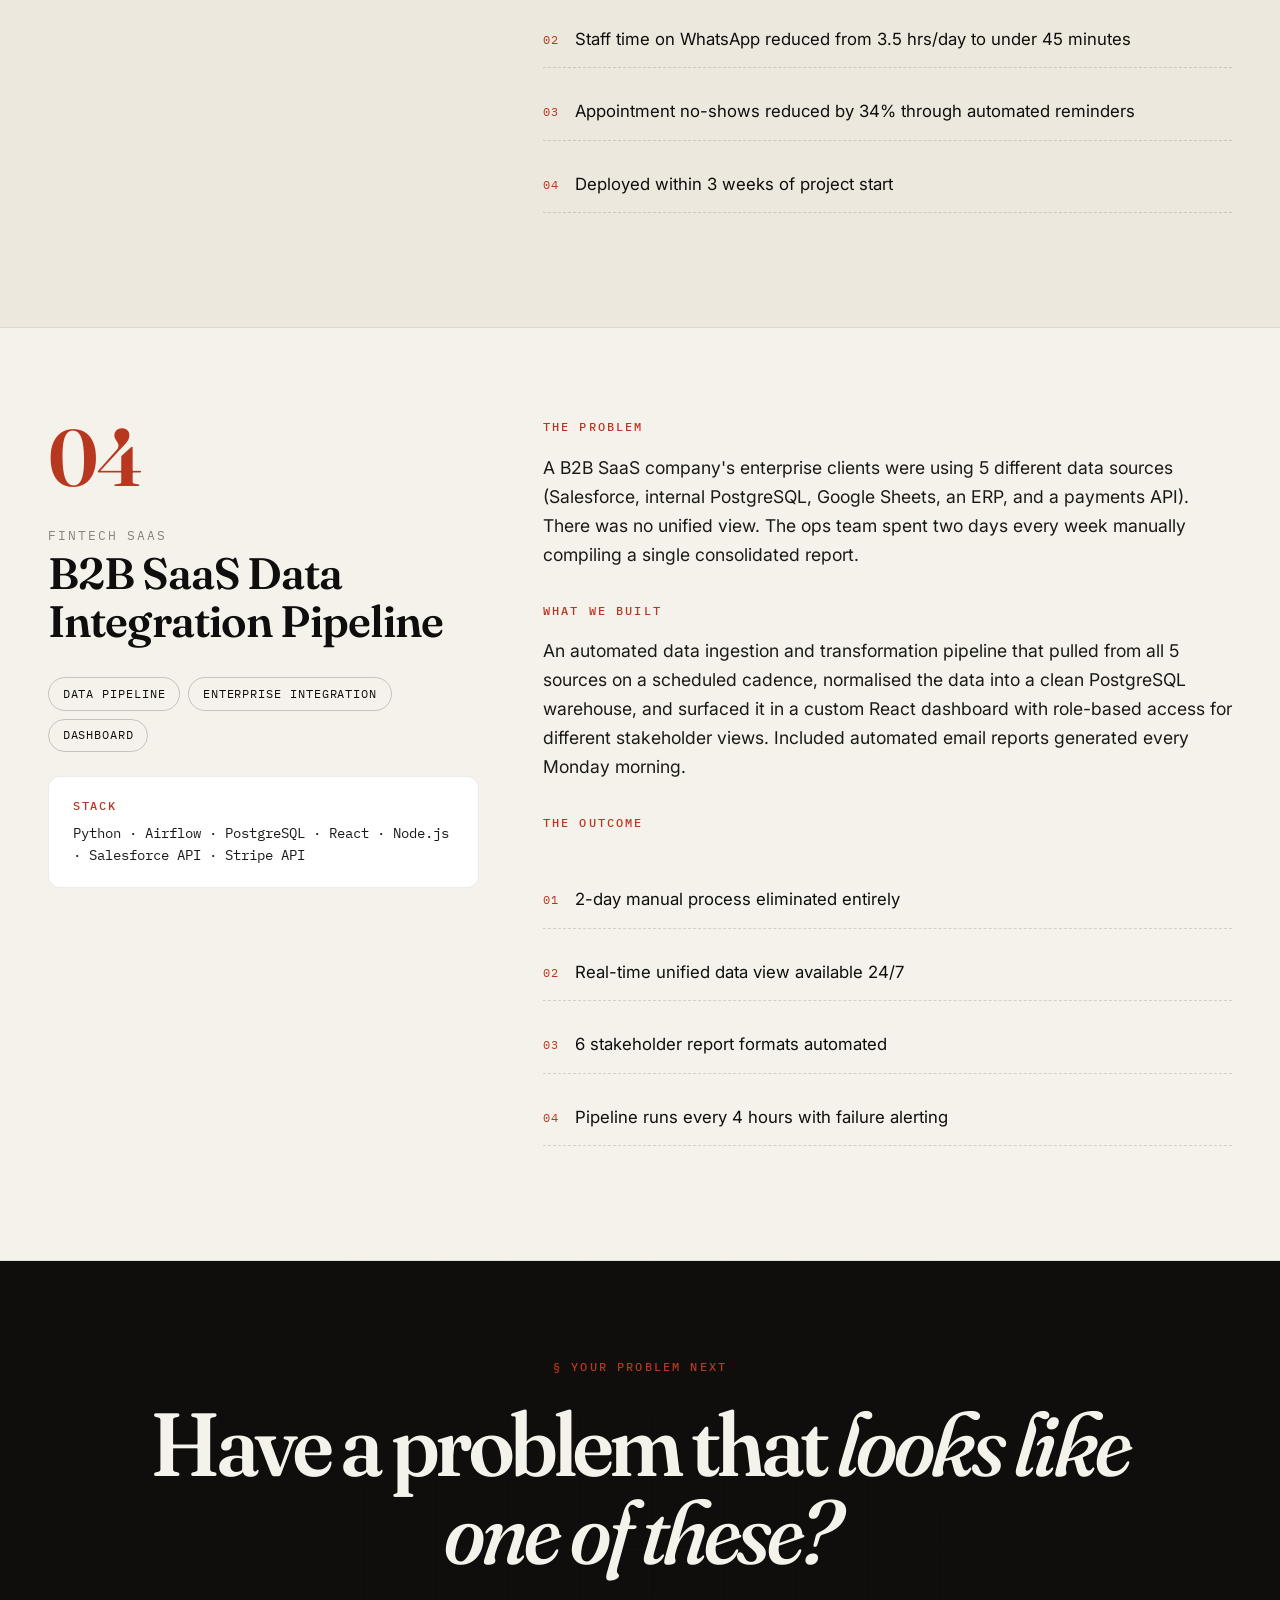
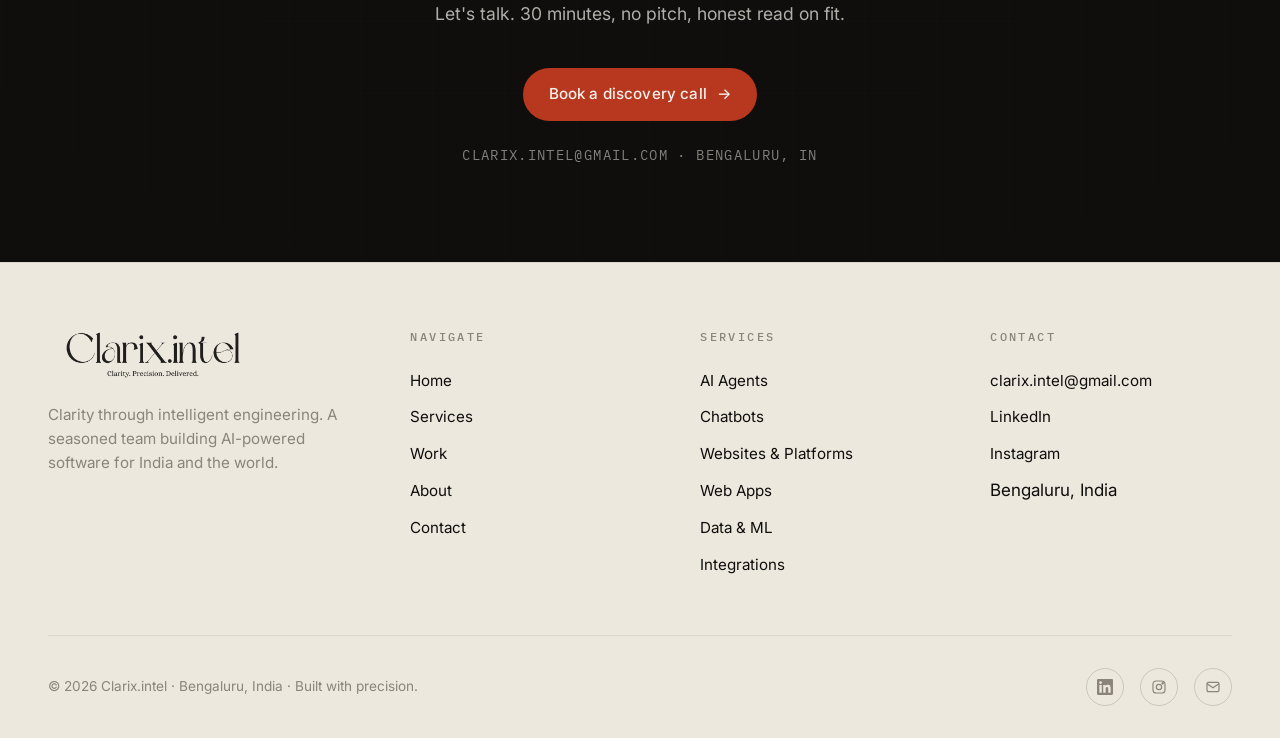
<file: Portfolio/work.html>
<!DOCTYPE html>
<html lang="en">
<head>
    <meta charset="UTF-8" />
    <meta name="viewport" content="width=device-width, initial-scale=1.0" />
    <title>Work — Clarix.intel</title>
    <meta name="description" content="Case studies from Clarix.intel — Healthcare AI service agent, end-to-end commerce platform, WhatsApp patient query bot, B2B SaaS data integration pipeline." />
    <link rel="icon" type="image/x-icon" href="favicon.ico" />
    <link rel="icon" type="image/png" sizes="32x32" href="favicon-32.png" />
    <link rel="icon" type="image/png" sizes="16x16" href="favicon-16.png" />
    <link rel="apple-touch-icon" sizes="180x180" href="apple-touch-icon.png" />
    <link rel="preconnect" href="https://fonts.googleapis.com" />
    <link rel="preconnect" href="https://fonts.gstatic.com" crossorigin />
    <link href="https://fonts.googleapis.com/css2?family=Fraunces:ital,opsz,wght,SOFT,WONK@0,9..144,300..700,0..100,0..1;1,9..144,300..700,0..100,0..1&family=Inter:wght@300;400;500;600;700&family=IBM+Plex+Mono:wght@400;500;600&display=swap" rel="stylesheet" />
    <link rel="stylesheet" href="styles.css" />
</head>
<body data-page="work">

    <!-- NAV -->
    <nav class="nav">
        <div class="nav-inner">
            <a href="index.html" class="nav-brand" aria-label="Clarix.intel — home">
                <img class="nav-brand-mark" src="clarix-icon.png" alt="" />
                <img src="clarix-wordmark.png" alt="Clarix.intel" class="nav-brand-img" />
            </a>
            <ul class="nav-links">
                <li><a href="index.html" data-page="home">Home</a></li>
                <li><a href="services.html" data-page="services">Services</a></li>
                <li><a href="work.html" data-page="work">Work</a></li>
                <li><a href="about.html" data-page="about">About</a></li>
                <li><a href="contact.html" data-page="contact">Contact</a></li>
            </ul>
            <div class="nav-cta">
                <a href="contact.html" class="btn btn-rust">Book a Call <span class="arrow">→</span></a>
                <button class="nav-toggle" aria-label="Toggle menu">
                    <span></span><span></span><span></span>
                </button>
            </div>
        </div>
    </nav>

    <div class="mobile-menu">
        <a href="index.html" data-page="home">Home</a>
        <a href="services.html" data-page="services">Services</a>
        <a href="work.html" data-page="work">Work</a>
        <a href="about.html" data-page="about">About</a>
        <a href="contact.html" data-page="contact">Contact</a>
        <a href="contact.html" class="btn btn-rust">Book a Call →</a>
    </div>

    <!-- PAGE HEADER -->
    <header class="page-header">
        <div class="hero-grid-bg"></div>
        <div class="container page-header-inner">
            <span class="eyebrow eyebrow-rust mb-md reveal" style="display:block; margin-bottom:1.5rem;">§ SELECTED WORK — 2026</span>
            <h1 class="display-xl reveal reveal-delay-1">Problems we've solved. <em>Results</em> that speak plainly.</h1>
            <p class="hero-sub reveal reveal-delay-2">Client names are kept confidential by request. The problems, approaches, and outcomes are real.</p>
        </div>
    </header>

    <!-- CASE 1 -->
    <section class="case-study">
        <div class="container">
            <div class="case-inner">
                <div class="case-meta reveal">
                    <div class="case-num">01</div>
                    <span class="case-industry">Healthcare Enterprise</span>
                    <h2 class="display-md">Healthcare AI Service Agent</h2>
                    <div class="case-tags">
                        <span class="case-tag">AI Agent</span>
                        <span class="case-tag">Full-Stack Web App</span>
                        <span class="case-tag">Data Pipeline</span>
                    </div>
                    <div class="case-stack">
                        <strong>Stack</strong>
                        React · TypeScript · Node.js · SQLite · Anthropic Claude API · REST APIs
                    </div>
                </div>
                <div class="case-body reveal reveal-delay-1">
                    <h3>The problem</h3>
                    <p>A large healthcare company needed a way to automatically analyse AI-generated clinical outcomes and generate recovery action plans for cases where the expected outcome wasn't met. The process was entirely manual — taking senior staff hours every week.</p>

                    <h3>What we built</h3>
                    <p>A full-stack AI service agent: a React + TypeScript + Node.js web application with an integrated Anthropic Claude AI backend. The system ingested structured outcome data, analysed deviations against benchmarks, generated recovery action plans, and surfaced them in a real-time dashboard for clinical operations teams.</p>

                    <h3>The outcome</h3>
                    <ul class="case-outcomes">
                        <li>Recovery analysis time reduced from hours to under 2 minutes per case</li>
                        <li>Full audit trail for every AI-generated recommendation</li>
                        <li>Zero manual data entry in the core workflow</li>
                        <li>Deployed with mock source system integration, ready for production API connection</li>
                    </ul>
                </div>
            </div>
        </div>
    </section>

    <!-- CASE 2 -->
    <section class="case-study">
        <div class="container">
            <div class="case-inner">
                <div class="case-meta reveal">
                    <div class="case-num">02</div>
                    <span class="case-industry">D2C Fashion Retail</span>
                    <h2 class="display-md">End-to-End Commerce Platform for a Growing Brand</h2>
                    <div class="case-tags">
                        <span class="case-tag">Websites &amp; Platforms</span>
                        <span class="case-tag">Payment Integration</span>
                        <span class="case-tag">Mobile App</span>
                        <span class="case-tag">Admin Panel</span>
                    </div>
                    <div class="case-stack">
                        <strong>Stack</strong>
                        Next.js 15 · React 19 · TypeScript · Tailwind · MongoDB · Mongoose · Razorpay · Nodemailer · Framer Motion · Android
                    </div>
                </div>
                <div class="case-body reveal reveal-delay-1">
                    <h3>The problem</h3>
                    <p>A fast-growing D2C fashion brand was running its entire operation through Instagram DMs, WhatsApp screenshots, and Google Sheets. As order volume scaled from dozens to several hundred a month, the manual flow broke: missed orders, UPI payment disputes, a backlog of customer queries, and zero real-time visibility into inventory or revenue. The founder was spending more time chasing payments than designing the next collection.</p>

                    <h3>What we built</h3>
                    <p>A complete commerce platform built from the ground up. A Next.js storefront with multi-image product galleries and a design tailored to the brand's identity. Razorpay payment integration with COD fallback. A MongoDB-backed admin panel with bulk inventory CSV import, order management, customer records, and multi-user access. Automated order confirmation emails via Nodemailer. An accompanying Android mobile app so the team could manage the business from anywhere. End-to-end customer journey — discovery, cart, checkout, payment, confirmation — with zero manual intervention.</p>

                    <h3>The outcome</h3>
                    <ul class="case-outcomes">
                        <li>Manual order tracking eliminated; orders flow directly from checkout to fulfilment</li>
                        <li>Inventory updates went from a 2-hour manual process to seconds via CSV upload</li>
                        <li>Payment disputes effectively zero — Razorpay webhooks auto-confirm every transaction</li>
                        <li>Founder + admin team now operate the entire business from one mobile app</li>
                        <li>Deployed and live within 8 weeks of project start, with documented handover</li>
                    </ul>
                </div>
            </div>
        </div>
    </section>

    <!-- CASE 3 -->
    <section class="case-study">
        <div class="container">
            <div class="case-inner">
                <div class="case-meta reveal">
                    <div class="case-num">03</div>
                    <span class="case-industry">Diagnostic Healthcare</span>
                    <h2 class="display-md">WhatsApp Patient Query Bot</h2>
                    <div class="case-tags">
                        <span class="case-tag">Intelligent Chatbot</span>
                        <span class="case-tag">WhatsApp Integration</span>
                    </div>
                    <div class="case-stack">
                        <strong>Stack</strong>
                        WhatsApp Business API · Python · LangChain · ChromaDB · FastAPI · Twilio
                    </div>
                </div>
                <div class="case-body reveal reveal-delay-1">
                    <h3>The problem</h3>
                    <p>A diagnostic centre chain was receiving 400+ WhatsApp messages daily — appointment bookings, report status queries, test pricing questions. Staff were spending 3–4 hours daily on responses that were nearly identical.</p>

                    <h3>What we built</h3>
                    <p>A WhatsApp Business API chatbot powered by an LLM backend with a RAG knowledge base containing the centre's service catalogue, pricing, and appointment logic. The bot handled booking, confirmation, reminders, and report dispatch automatically. Complex queries triggered a clean handoff to a human agent with full context pre-loaded.</p>

                    <h3>The outcome</h3>
                    <ul class="case-outcomes">
                        <li>78% of daily queries resolved without human involvement</li>
                        <li>Staff time on WhatsApp reduced from 3.5 hrs/day to under 45 minutes</li>
                        <li>Appointment no-shows reduced by 34% through automated reminders</li>
                        <li>Deployed within 3 weeks of project start</li>
                    </ul>
                </div>
            </div>
        </div>
    </section>

    <!-- CASE 4 -->
    <section class="case-study">
        <div class="container">
            <div class="case-inner">
                <div class="case-meta reveal">
                    <div class="case-num">04</div>
                    <span class="case-industry">Fintech SaaS</span>
                    <h2 class="display-md">B2B SaaS Data Integration Pipeline</h2>
                    <div class="case-tags">
                        <span class="case-tag">Data Pipeline</span>
                        <span class="case-tag">Enterprise Integration</span>
                        <span class="case-tag">Dashboard</span>
                    </div>
                    <div class="case-stack">
                        <strong>Stack</strong>
                        Python · Airflow · PostgreSQL · React · Node.js · Salesforce API · Stripe API
                    </div>
                </div>
                <div class="case-body reveal reveal-delay-1">
                    <h3>The problem</h3>
                    <p>A B2B SaaS company's enterprise clients were using 5 different data sources (Salesforce, internal PostgreSQL, Google Sheets, an ERP, and a payments API). There was no unified view. The ops team spent two days every week manually compiling a single consolidated report.</p>

                    <h3>What we built</h3>
                    <p>An automated data ingestion and transformation pipeline that pulled from all 5 sources on a scheduled cadence, normalised the data into a clean PostgreSQL warehouse, and surfaced it in a custom React dashboard with role-based access for different stakeholder views. Included automated email reports generated every Monday morning.</p>

                    <h3>The outcome</h3>
                    <ul class="case-outcomes">
                        <li>2-day manual process eliminated entirely</li>
                        <li>Real-time unified data view available 24/7</li>
                        <li>6 stakeholder report formats automated</li>
                        <li>Pipeline runs every 4 hours with failure alerting</li>
                    </ul>
                </div>
            </div>
        </div>
    </section>

    <!-- BOTTOM CTA -->
    <section class="big-cta">
        <div class="hero-grid-bg" style="opacity:0.35"></div>
        <div class="container" style="position:relative; z-index:2">
            <div class="reveal">
                <span class="eyebrow eyebrow-rust mb-md" style="display:block; margin-bottom:1.5rem;">§ YOUR PROBLEM NEXT</span>
                <h2 class="display-xl">Have a problem that <em>looks like one of these?</em></h2>
                <p>Let's talk. 30 minutes, no pitch, honest read on fit.</p>
                <a href="contact.html" class="btn btn-rust">Book a discovery call <span class="arrow">→</span></a>
                <div class="small-note">CLARIX.INTEL@GMAIL.COM · BENGALURU, IN</div>
            </div>
        </div>
    </section>

    <!-- FOOTER -->
    <footer class="footer">
        <div class="container">
            <div class="footer-main">
                <div class="footer-brand">
                    <a href="index.html" aria-label="Clarix.intel — home">
                        <img src="clarix-wordmark.png" alt="Clarix.intel" class="footer-brand-img" />
                    </a>
                    <p>Clarity through intelligent engineering. A seasoned team building AI-powered software for India and the world.</p>
                </div>
                <div class="footer-col">
                    <h4>Navigate</h4>
                    <ul>
                        <li><a href="index.html">Home</a></li>
                        <li><a href="services.html">Services</a></li>
                        <li><a href="work.html">Work</a></li>
                        <li><a href="about.html">About</a></li>
                        <li><a href="contact.html">Contact</a></li>
                    </ul>
                </div>
                <div class="footer-col">
                    <h4>Services</h4>
                    <ul>
                        <li><a href="services.html#agents">AI Agents</a></li>
                        <li><a href="services.html#chatbots">Chatbots</a></li>
                        <li><a href="services.html#platforms">Websites &amp; Platforms</a></li>
                        <li><a href="services.html#webapps">Web Apps</a></li>
                        <li><a href="services.html#data">Data &amp; ML</a></li>
                        <li><a href="services.html#integrations">Integrations</a></li>
                    </ul>
                </div>
                <div class="footer-col">
                    <h4>Contact</h4>
                    <ul>
                        <li><a href="mailto:clarix.intel@gmail.com">clarix.intel@gmail.com</a></li>
                        <li><a href="https://www.linkedin.com/in/clarix-intel-0b2a25404" target="_blank" rel="noopener">LinkedIn</a></li>
                        <li><a href="https://instagram.com/clarix.intel" target="_blank" rel="noopener">Instagram</a></li>
                        <li>Bengaluru, India</li>
                    </ul>
                </div>
            </div>
            <div class="footer-bottom">
                <span>© 2026 Clarix.intel · Bengaluru, India · Built with precision.</span>
                <div class="footer-socials">
                    <a href="https://www.linkedin.com/in/clarix-intel-0b2a25404" aria-label="LinkedIn" target="_blank" rel="noopener">
                        <svg width="16" height="16" viewBox="0 0 24 24" fill="currentColor"><path d="M20.45 20.45h-3.55v-5.57c0-1.33-.03-3.04-1.85-3.04-1.85 0-2.14 1.45-2.14 2.94v5.67H9.35V9h3.41v1.56h.05c.48-.9 1.64-1.85 3.37-1.85 3.6 0 4.27 2.37 4.27 5.45v6.29zM5.34 7.43a2.06 2.06 0 1 1 0-4.12 2.06 2.06 0 0 1 0 4.12zM7.12 20.45H3.56V9h3.56v11.45zM22.22 0H1.77C.79 0 0 .77 0 1.72v20.56C0 23.23.79 24 1.77 24h20.45C23.2 24 24 23.23 24 22.28V1.72C24 .77 23.2 0 22.22 0z"/></svg>
                    </a>
                    <a href="https://instagram.com/clarix.intel" aria-label="Instagram" target="_blank" rel="noopener">
                        <svg width="16" height="16" viewBox="0 0 24 24" fill="none" stroke="currentColor" stroke-width="1.8"><rect x="3" y="3" width="18" height="18" rx="5"/><circle cx="12" cy="12" r="4"/><circle cx="17.5" cy="6.5" r="1" fill="currentColor"/></svg>
                    </a>
                    <a href="mailto:clarix.intel@gmail.com" aria-label="Email">
                        <svg width="16" height="16" viewBox="0 0 24 24" fill="none" stroke="currentColor" stroke-width="1.8"><rect x="3" y="5" width="18" height="14" rx="2"/><path d="m3 7 9 6 9-6"/></svg>
                    </a>
                </div>
            </div>
        </div>
    </footer>

    <script src="script.js"></script>
</body>
</html>
</file>
<file: Portfolio/styles.css>
/* ============================================
   CLARIX.INTEL — Editorial Portfolio Stylesheet
   Palette sourced from Concept 01 — Editorial Mark
   ============================================ */

:root {
    --ink: #0F0E0C;
    --ink-soft: #1C1A17;
    --rust: #B8371F;
    --rust-deep: #8F2815;
    --cream: #F5F2EC;
    --cream-2: #EDE8DE;
    --cream-3: #E4DED1;
    --stone: #8A847A;
    --stone-soft: #B8B2A6;
    --white: #FFFFFF;

    --font-display: "Fraunces", "Playfair Display", Georgia, serif;
    --font-body: "Inter", -apple-system, BlinkMacSystemFont, "Segoe UI", sans-serif;
    --font-mono: "IBM Plex Mono", "JetBrains Mono", ui-monospace, monospace;

    --max: 1280px;
    --gutter: clamp(1.25rem, 4vw, 3rem);

    --ease: cubic-bezier(0.22, 1, 0.36, 1);
    --ease-out: cubic-bezier(0.16, 1, 0.3, 1);
}

* { margin: 0; padding: 0; box-sizing: border-box; }

html {
    scroll-behavior: smooth;
    -webkit-font-smoothing: antialiased;
    -moz-osx-font-smoothing: grayscale;
}

body {
    font-family: var(--font-body);
    background: var(--cream);
    color: var(--ink);
    font-size: 17px;
    line-height: 1.6;
    overflow-x: hidden;
}

a { color: inherit; text-decoration: none; }
img { max-width: 100%; display: block; }
button { font-family: inherit; cursor: pointer; border: none; background: none; }

/* ============================================
   TYPOGRAPHY
   ============================================ */

.display {
    font-family: var(--font-display);
    font-weight: 600;
    letter-spacing: -0.02em;
    line-height: 1.02;
    font-variation-settings: "SOFT" 50, "WONK" 1;
}

.display-xl {
    font-family: var(--font-display);
    font-weight: 600;
    font-size: clamp(2.75rem, 7vw, 6.25rem);
    letter-spacing: -0.035em;
    line-height: 0.98;
    font-variation-settings: "SOFT" 50, "WONK" 1;
}

.display-lg {
    font-family: var(--font-display);
    font-weight: 600;
    font-size: clamp(2.25rem, 5.5vw, 4.5rem);
    letter-spacing: -0.03em;
    line-height: 1.02;
    font-variation-settings: "SOFT" 50, "WONK" 1;
}

.display-md {
    font-family: var(--font-display);
    font-weight: 600;
    font-size: clamp(1.75rem, 3.5vw, 2.75rem);
    letter-spacing: -0.02em;
    line-height: 1.1;
}

.display-sm {
    font-family: var(--font-display);
    font-weight: 600;
    font-size: clamp(1.35rem, 2.2vw, 1.75rem);
    letter-spacing: -0.015em;
    line-height: 1.2;
}

.eyebrow {
    font-family: var(--font-mono);
    font-size: 0.75rem;
    font-weight: 500;
    letter-spacing: 0.18em;
    text-transform: uppercase;
    color: var(--stone);
}

.eyebrow-rust { color: var(--rust); }
.eyebrow-cream { color: var(--cream); }

.italic { font-style: italic; }

em, .accent-italic {
    font-style: italic;
    font-family: var(--font-display);
    font-weight: 500;
}

/* ============================================
   LAYOUT
   ============================================ */

.container {
    max-width: var(--max);
    margin: 0 auto;
    padding-left: var(--gutter);
    padding-right: var(--gutter);
}

.section {
    padding: clamp(4rem, 9vw, 7.5rem) 0;
    position: relative;
}

.section-tight { padding: clamp(3rem, 6vw, 5rem) 0; }

.section-dark {
    background: var(--ink);
    color: var(--cream);
}

.section-cream-2 { background: var(--cream-2); }

.grid { display: grid; gap: 2rem; }
.grid-2 { grid-template-columns: repeat(2, 1fr); }
.grid-3 { grid-template-columns: repeat(3, 1fr); }
.grid-4 { grid-template-columns: repeat(4, 1fr); }
.grid-5 { grid-template-columns: repeat(5, 1fr); }

@media (max-width: 960px) {
    .grid-5, .grid-4 { grid-template-columns: repeat(2, 1fr); }
    .grid-3 { grid-template-columns: 1fr; }
}

@media (max-width: 640px) {
    .grid-2, .grid-4 { grid-template-columns: 1fr; }
}

.flex { display: flex; }
.flex-center { display: flex; align-items: center; justify-content: center; }
.flex-between { display: flex; align-items: center; justify-content: space-between; }
.flex-col { display: flex; flex-direction: column; }
.gap-1 { gap: 1rem; }
.gap-2 { gap: 2rem; }

/* ============================================
   NAVBAR
   ============================================ */

.nav {
    position: fixed;
    top: 0; left: 0; right: 0;
    z-index: 100;
    padding: 1rem 0;
    background: rgba(245, 242, 236, 0.82);
    backdrop-filter: blur(18px) saturate(160%);
    -webkit-backdrop-filter: blur(18px) saturate(160%);
    border-bottom: 1px solid transparent;
    transition: all 0.35s var(--ease);
}

.nav.scrolled {
    border-bottom-color: rgba(15, 14, 12, 0.08);
    padding: 0.6rem 0;
}

.nav-inner {
    max-width: var(--max);
    margin: 0 auto;
    padding: 0 var(--gutter);
    display: flex;
    align-items: center;
    justify-content: space-between;
    gap: 2rem;
}

.nav-brand {
    font-family: var(--font-display);
    font-weight: 700;
    font-size: 1.5rem;
    letter-spacing: -0.02em;
    color: var(--ink);
    display: flex;
    align-items: center;
    gap: 0.65rem;
    font-variation-settings: "SOFT" 100, "WONK" 1;
}

.nav-brand .dot {
    color: var(--rust);
    font-weight: 700;
}

.nav-brand-img {
    height: 52px;
    width: auto;
    display: block;
    transition: opacity 0.3s ease, height 0.35s var(--ease);
}

.nav-brand:hover .nav-brand-img { opacity: 0.85; }

.nav.scrolled .nav-brand-img { height: 44px; }

@media (max-width: 720px) {
    .nav-brand-img { height: 44px; }
    .nav.scrolled .nav-brand-img { height: 36px; }
    .nav-brand-mark { width: 38px; height: 38px; }
    .nav.scrolled .nav-brand-mark { width: 34px; height: 34px; }
}

@media (max-width: 480px) {
    .nav-brand-img { height: 36px; }
    .nav.scrolled .nav-brand-img { height: 30px; }
    .nav-brand-mark { width: 32px; height: 32px; }
}

.nav-brand-mark {
    width: 44px;
    height: 44px;
    border-radius: 10px;
    display: block;
    object-fit: contain;
    transition: transform 0.4s var(--ease);
}

.nav-brand:hover .nav-brand-mark { transform: rotate(-6deg) scale(1.04); }

.nav.scrolled .nav-brand-mark { width: 38px; height: 38px; }

.nav-links {
    display: flex;
    align-items: center;
    gap: 2.25rem;
    list-style: none;
}

.nav-links a {
    font-family: var(--font-display);
    font-size: 0.95rem;
    font-weight: 600;
    letter-spacing: -0.01em;
    color: var(--ink);
    position: relative;
    padding: 0.25rem 0;
    transition: color 0.25s ease;
}

.nav-links a::after {
    content: "";
    position: absolute;
    bottom: -2px;
    left: 0;
    width: 0;
    height: 1.5px;
    background: var(--rust);
    transition: width 0.35s var(--ease);
}

.nav-links a:hover::after,
.nav-links a.active::after { width: 100%; }
.nav-links a.active { color: var(--rust); }

.nav-cta { display: flex; align-items: center; gap: 1rem; }

.nav-toggle {
    display: none;
    width: 44px; height: 44px;
    position: relative;
    border: 1px solid var(--ink);
    border-radius: 50%;
    background: transparent;
}

.nav-toggle span {
    position: absolute;
    left: 11px; right: 11px;
    height: 1.5px;
    background: var(--ink);
    transition: all 0.35s var(--ease);
}

.nav-toggle span:nth-child(1) { top: 16px; }
.nav-toggle span:nth-child(2) { top: 22px; }
.nav-toggle span:nth-child(3) { top: 28px; }

.nav-toggle.open span:nth-child(1) { top: 22px; transform: rotate(45deg); }
.nav-toggle.open span:nth-child(2) { opacity: 0; }
.nav-toggle.open span:nth-child(3) { top: 22px; transform: rotate(-45deg); }

@media (max-width: 900px) {
    .nav-links, .nav-cta .btn { display: none; }
    .nav-toggle { display: block; }
}

.mobile-menu {
    position: fixed;
    top: 0; left: 0;
    width: 100%; height: 100vh;
    background: var(--cream);
    z-index: 99;
    padding: 6rem 2rem 2rem;
    transform: translateY(-100%);
    transition: transform 0.5s var(--ease);
    display: flex;
    flex-direction: column;
    gap: 0;
}

.mobile-menu.open { transform: translateY(0); }

.mobile-menu a {
    font-family: var(--font-display);
    font-size: 2.5rem;
    font-weight: 600;
    color: var(--ink);
    padding: 1rem 0;
    border-bottom: 1px solid rgba(15, 14, 12, 0.1);
    letter-spacing: -0.02em;
}

.mobile-menu a:last-child { border-bottom: none; }

.mobile-menu .btn {
    margin-top: 2rem;
    align-self: flex-start;
    font-family: var(--font-body);
    font-size: 1rem;
    padding: 1rem 2rem;
    border-radius: 999px;
}

/* ============================================
   BUTTONS
   ============================================ */

.btn {
    display: inline-flex;
    align-items: center;
    gap: 0.65rem;
    padding: 0.9rem 1.6rem;
    font-size: 0.95rem;
    font-weight: 500;
    letter-spacing: 0.01em;
    border-radius: 999px;
    transition: all 0.35s var(--ease);
    cursor: pointer;
    white-space: nowrap;
    position: relative;
    overflow: hidden;
}

.btn-primary {
    background: var(--ink);
    color: var(--cream);
}

.btn-primary:hover {
    background: var(--rust);
    transform: translateY(-1px);
}

.btn-rust {
    background: var(--rust);
    color: var(--cream);
}

.btn-rust:hover {
    background: var(--rust-deep);
    transform: translateY(-1px);
}

.btn-outline {
    background: transparent;
    color: var(--ink);
    border: 1px solid var(--ink);
}

.btn-outline:hover {
    background: var(--ink);
    color: var(--cream);
}

.btn-outline-cream {
    background: transparent;
    color: var(--cream);
    border: 1px solid rgba(245, 242, 236, 0.4);
}

.btn-outline-cream:hover {
    background: var(--cream);
    color: var(--ink);
    border-color: var(--cream);
}

.btn .arrow {
    display: inline-block;
    transition: transform 0.35s var(--ease);
}

.btn:hover .arrow { transform: translateX(4px); }

.text-link {
    display: inline-flex;
    align-items: center;
    gap: 0.5rem;
    font-size: 0.95rem;
    font-weight: 500;
    color: var(--ink);
    border-bottom: 1px solid var(--ink);
    padding-bottom: 2px;
    transition: all 0.3s ease;
}

.text-link:hover {
    color: var(--rust);
    border-color: var(--rust);
    gap: 0.75rem;
}

/* ============================================
   HERO
   ============================================ */

.hero {
    position: relative;
    min-height: 100vh;
    padding: 10rem 0 6rem;
    background: var(--ink);
    color: var(--cream);
    overflow: hidden;
    display: flex;
    align-items: center;
}

.hero-inner {
    position: relative;
    z-index: 2;
    max-width: var(--max);
    margin: 0 auto;
    padding: 0 var(--gutter);
    width: 100%;
}

.hero-meta {
    display: flex;
    gap: 2rem;
    align-items: center;
    margin-bottom: 3rem;
    flex-wrap: wrap;
}

.hero-meta .eyebrow { color: var(--stone-soft); }

.hero-meta .pulse {
    width: 8px; height: 8px;
    background: var(--rust);
    border-radius: 50%;
    position: relative;
    display: inline-block;
    margin-right: 0.5rem;
    box-shadow: 0 0 0 0 rgba(184, 55, 31, 0.6);
    animation: pulse 2.2s infinite;
}

@keyframes pulse {
    0% { box-shadow: 0 0 0 0 rgba(184, 55, 31, 0.6); }
    70% { box-shadow: 0 0 0 14px rgba(184, 55, 31, 0); }
    100% { box-shadow: 0 0 0 0 rgba(184, 55, 31, 0); }
}

.hero h1 {
    max-width: 16ch;
    margin-bottom: 2rem;
}

.hero h1 em {
    color: var(--rust);
    font-style: italic;
    font-weight: 500;
}

.hero-sub {
    font-size: clamp(1.05rem, 1.4vw, 1.25rem);
    line-height: 1.55;
    color: rgba(245, 242, 236, 0.75);
    max-width: 58ch;
    margin-bottom: 3rem;
    font-weight: 300;
}

.hero-ctas {
    display: flex;
    gap: 1rem;
    flex-wrap: wrap;
}

.hero-decor {
    position: absolute;
    top: 0; right: 0;
    width: 55%;
    height: 100%;
    z-index: 1;
    opacity: 0.9;
    pointer-events: none;
}

.hero-mark {
    position: absolute;
    right: clamp(-2rem, 3vw, 4rem);
    top: 50%;
    transform: translateY(-50%);
    width: clamp(260px, 32vw, 520px);
    height: clamp(260px, 32vw, 520px);
    animation: float 16s ease-in-out infinite;
}

@keyframes float {
    0%, 100% { transform: translateY(-50%) rotate(0deg); }
    50% { transform: translateY(-52%) rotate(3deg); }
}

.hero-grid-bg {
    position: absolute;
    inset: 0;
    background-image:
        linear-gradient(rgba(245, 242, 236, 0.035) 1px, transparent 1px),
        linear-gradient(90deg, rgba(245, 242, 236, 0.035) 1px, transparent 1px);
    background-size: 72px 72px;
    mask-image: radial-gradient(ellipse 80% 80% at 50% 50%, black, transparent);
    -webkit-mask-image: radial-gradient(ellipse 80% 80% at 50% 50%, black, transparent);
}

.hero-bottom {
    display: flex;
    align-items: flex-end;
    justify-content: space-between;
    margin-top: 4rem;
    padding-top: 2rem;
    border-top: 1px solid rgba(245, 242, 236, 0.12);
    flex-wrap: wrap;
    gap: 2rem;
}

.hero-stat { max-width: 18ch; }
.hero-stat .num {
    font-family: var(--font-display);
    font-size: 2.5rem;
    font-weight: 600;
    color: var(--cream);
    letter-spacing: -0.02em;
    line-height: 1;
    display: block;
    margin-bottom: 0.5rem;
}
.hero-stat .lbl {
    font-size: 0.9rem;
    color: rgba(245, 242, 236, 0.6);
    line-height: 1.4;
}

@media (max-width: 900px) {
    .hero { min-height: auto; padding: 8rem 0 4rem; }
    .hero-decor { opacity: 0.35; width: 100%; }
    .hero-mark { right: -20%; }
}

/* ============================================
   PAGE HEADER (non-hero pages)
   ============================================ */

.page-header {
    background: var(--ink);
    color: var(--cream);
    padding: 9rem 0 5rem;
    position: relative;
    overflow: hidden;
}

.page-header .hero-grid-bg { opacity: 0.6; }

.page-header h1 {
    max-width: 22ch;
    margin-bottom: 1.5rem;
}

.page-header .hero-sub { margin-bottom: 0; }

.page-header-inner { position: relative; z-index: 2; }

/* ============================================
   MARQUEE / TRUST BAR
   ============================================ */

.marquee {
    background: var(--cream-2);
    padding: 1.5rem 0;
    overflow: hidden;
    border-top: 1px solid rgba(15, 14, 12, 0.06);
    border-bottom: 1px solid rgba(15, 14, 12, 0.06);
}

.marquee-track {
    display: flex;
    white-space: nowrap;
    animation: marquee 40s linear infinite;
    gap: 3rem;
    width: fit-content;
}

.marquee-item {
    font-family: var(--font-mono);
    font-size: 0.8rem;
    letter-spacing: 0.2em;
    text-transform: uppercase;
    color: var(--ink);
    display: inline-flex;
    align-items: center;
    gap: 3rem;
}

.marquee-item::after {
    content: "•";
    color: var(--rust);
}

@keyframes marquee {
    from { transform: translateX(0); }
    to { transform: translateX(-50%); }
}

/* ============================================
   SECTION HEAD
   ============================================ */

.section-head {
    margin-bottom: 4rem;
    display: flex;
    align-items: flex-end;
    justify-content: space-between;
    gap: 3rem;
    flex-wrap: wrap;
}

.section-head-text { max-width: 60ch; }
.section-head h2 { margin-top: 0.75rem; }
.section-head p {
    margin-top: 1.25rem;
    color: var(--stone);
    font-size: 1.05rem;
    line-height: 1.6;
}

.section-head-dark p { color: rgba(245, 242, 236, 0.7); }

/* ============================================
   SERVICE TILES (home)
   ============================================ */

.service-tiles {
    display: grid;
    grid-template-columns: repeat(3, 1fr);
    gap: 0;
    border-top: 1px solid rgba(15, 14, 12, 0.12);
}

.service-tile {
    padding: 2.25rem 1.75rem;
    border-right: 1px solid rgba(15, 14, 12, 0.12);
    border-bottom: 1px solid rgba(15, 14, 12, 0.12);
    transition: background 0.4s var(--ease);
    position: relative;
    cursor: pointer;
    display: flex;
    flex-direction: column;
    justify-content: space-between;
    min-height: 260px;
}

.service-tile:last-child { border-right: 1px solid rgba(15, 14, 12, 0.12); }

.service-tile:hover {
    background: var(--ink);
    color: var(--cream);
}

.service-tile:hover .service-tile-num { color: var(--rust); }
.service-tile:hover .service-tile-arrow { opacity: 1; transform: translate(4px, -4px); }

.service-tile-head {
    display: flex;
    justify-content: space-between;
    align-items: flex-start;
    margin-bottom: 3rem;
}

.service-tile-num {
    font-family: var(--font-mono);
    font-size: 0.75rem;
    letter-spacing: 0.15em;
    color: var(--stone);
    transition: color 0.3s ease;
}

.service-tile-arrow {
    opacity: 0;
    transition: all 0.35s var(--ease);
    font-size: 1.2rem;
}

.service-tile h3 {
    font-family: var(--font-display);
    font-size: 1.4rem;
    font-weight: 600;
    letter-spacing: -0.015em;
    margin-bottom: 0.75rem;
    line-height: 1.15;
}

.service-tile p {
    font-size: 0.95rem;
    color: inherit;
    opacity: 0.75;
    line-height: 1.5;
}

@media (max-width: 1100px) {
    .service-tiles { grid-template-columns: repeat(2, 1fr); }
}

@media (max-width: 560px) {
    .service-tiles { grid-template-columns: 1fr; }
}

/* ============================================
   DIFFERENTIATOR CARDS
   ============================================ */

.diff-grid {
    display: grid;
    grid-template-columns: repeat(2, 1fr);
    gap: 1.25rem;
}

@media (max-width: 760px) {
    .diff-grid { grid-template-columns: 1fr; }
}

.diff-card {
    background: var(--white);
    padding: 2.25rem;
    border-radius: 12px;
    border: 1px solid rgba(15, 14, 12, 0.08);
    position: relative;
    transition: transform 0.4s var(--ease), border-color 0.4s var(--ease);
}

.diff-card:hover {
    transform: translateY(-4px);
    border-color: var(--rust);
}

.diff-card-num {
    font-family: var(--font-display);
    font-size: 3rem;
    font-weight: 600;
    color: var(--rust);
    letter-spacing: -0.03em;
    line-height: 1;
    margin-bottom: 1.5rem;
    display: block;
}

.diff-card h3 {
    font-family: var(--font-display);
    font-size: 1.5rem;
    font-weight: 600;
    letter-spacing: -0.015em;
    margin-bottom: 1rem;
    line-height: 1.15;
}

.diff-card p {
    font-size: 0.98rem;
    line-height: 1.6;
    color: var(--stone);
}

/* ============================================
   PROCESS / TIMELINE
   ============================================ */

.process {
    display: grid;
    grid-template-columns: repeat(4, 1fr);
    gap: 0;
    position: relative;
    counter-reset: step;
}

.process-step {
    padding: 2rem 1.5rem 2rem 0;
    position: relative;
    border-top: 2px solid var(--rust);
}

.process-step::before {
    content: "";
    position: absolute;
    top: -7px; left: 0;
    width: 12px; height: 12px;
    border-radius: 50%;
    background: var(--rust);
}

.process-step:nth-child(even) { padding-top: 4rem; }

.process-step .num {
    font-family: var(--font-mono);
    font-size: 0.85rem;
    letter-spacing: 0.2em;
    color: var(--rust);
    margin-bottom: 1rem;
    display: block;
}

.process-step h3 {
    font-family: var(--font-display);
    font-size: 1.4rem;
    font-weight: 600;
    letter-spacing: -0.015em;
    margin-bottom: 0.75rem;
    line-height: 1.2;
}

.process-step h3 .time {
    font-family: var(--font-body);
    font-size: 0.85rem;
    font-weight: 400;
    color: var(--stone);
    font-style: normal;
    display: block;
    margin-top: 0.25rem;
    letter-spacing: 0;
}

.process-step p {
    font-size: 0.95rem;
    color: var(--stone);
    line-height: 1.55;
    max-width: 32ch;
}

@media (max-width: 900px) {
    .process { grid-template-columns: 1fr; }
    .process-step { border-top: none; border-left: 2px solid var(--rust); padding: 1rem 0 1rem 2rem; }
    .process-step::before { top: 8px; left: -7px; }
    .process-step:nth-child(even) { padding-top: 1rem; }
}

/* ============================================
   TESTIMONIAL
   ============================================ */

.testimonial {
    background: var(--ink);
    color: var(--cream);
    padding: 6rem 0;
    position: relative;
}

.testimonial-inner {
    max-width: 900px;
    margin: 0 auto;
    padding: 0 var(--gutter);
    border-left: 3px solid var(--rust);
    padding-left: 2.5rem;
}

.testimonial blockquote {
    font-family: var(--font-display);
    font-size: clamp(1.5rem, 2.8vw, 2.25rem);
    font-weight: 500;
    line-height: 1.25;
    letter-spacing: -0.015em;
    margin-bottom: 1.75rem;
    font-style: italic;
}

.testimonial cite {
    font-family: var(--font-mono);
    font-size: 0.85rem;
    letter-spacing: 0.15em;
    text-transform: uppercase;
    color: rgba(245, 242, 236, 0.6);
    font-style: normal;
}

/* ============================================
   BIG CTA
   ============================================ */

.big-cta {
    background: var(--ink);
    color: var(--cream);
    padding: 6rem 0;
    text-align: center;
    position: relative;
    overflow: hidden;
}

.big-cta h2 { max-width: 20ch; margin: 0 auto 1.5rem; }
.big-cta p {
    max-width: 48ch;
    margin: 0 auto 2.5rem;
    color: rgba(245, 242, 236, 0.7);
    font-size: 1.1rem;
}
.big-cta .small-note {
    margin-top: 1.5rem;
    font-size: 0.85rem;
    color: rgba(245, 242, 236, 0.5);
    font-family: var(--font-mono);
    letter-spacing: 0.1em;
}

/* ============================================
   FOOTER
   ============================================ */

.footer {
    background: var(--cream-2);
    padding: 4rem 0 2rem;
    border-top: 1px solid rgba(15, 14, 12, 0.08);
}

.footer-main {
    display: grid;
    grid-template-columns: 1.3fr 1fr 1fr 1fr;
    gap: 3rem;
    padding-bottom: 3rem;
    border-bottom: 1px solid rgba(15, 14, 12, 0.08);
}

.footer-brand .display-sm { margin-bottom: 0.75rem; }

.footer-brand-img {
    height: 56px;
    width: auto;
    display: block;
    margin-bottom: 1.25rem;
    opacity: 0.92;
    transition: opacity 0.3s ease;
}

.footer-brand-img:hover { opacity: 1; }

@media (max-width: 640px) {
    .footer-brand-img { height: 46px; }
}

.footer-brand p {
    color: var(--stone);
    font-size: 0.95rem;
    max-width: 34ch;
    line-height: 1.55;
}

.footer-col h4 {
    font-family: var(--font-mono);
    font-size: 0.75rem;
    letter-spacing: 0.2em;
    text-transform: uppercase;
    color: var(--stone);
    margin-bottom: 1.25rem;
    font-weight: 500;
}

.footer-col ul { list-style: none; }
.footer-col li { margin-bottom: 0.6rem; }
.footer-col a {
    font-size: 0.95rem;
    transition: color 0.25s ease;
}

.footer-col a:hover { color: var(--rust); }

.footer-bottom {
    padding-top: 2rem;
    display: flex;
    justify-content: space-between;
    align-items: center;
    font-size: 0.85rem;
    color: var(--stone);
    flex-wrap: wrap;
    gap: 1rem;
}

.footer-socials {
    display: flex;
    gap: 1rem;
}

.footer-socials a {
    width: 38px; height: 38px;
    border: 1px solid rgba(15, 14, 12, 0.15);
    border-radius: 50%;
    display: inline-flex;
    align-items: center;
    justify-content: center;
    transition: all 0.3s ease;
}

.footer-socials a:hover {
    background: var(--ink);
    color: var(--cream);
    border-color: var(--ink);
}

@media (max-width: 900px) {
    .footer-main { grid-template-columns: 1fr 1fr; }
}

@media (max-width: 560px) {
    .footer-main { grid-template-columns: 1fr; gap: 2rem; }
}

/* ============================================
   SERVICES PAGE — SERVICE BLOCKS
   ============================================ */

.service-block {
    padding: clamp(4rem, 7vw, 6rem) 0;
    border-bottom: 1px solid rgba(15, 14, 12, 0.08);
}

.service-block:nth-child(even) {
    background: var(--cream-2);
}

.service-block-inner {
    display: grid;
    grid-template-columns: 0.9fr 1.3fr;
    gap: 4rem;
    align-items: start;
}

@media (max-width: 960px) {
    .service-block-inner { grid-template-columns: 1fr; gap: 2rem; }
    .service-block-label { position: static !important; top: auto !important; }
}

.service-block-label {
    position: sticky;
    top: 7rem;
}

.service-block-label .eyebrow { margin-bottom: 1rem; }
.service-block-label h2 { margin-bottom: 1.75rem; }
.service-block-meta {
    display: flex;
    flex-direction: column;
    gap: 1rem;
    padding-top: 1.75rem;
    border-top: 1px solid rgba(15, 14, 12, 0.12);
}

.meta-row {
    display: flex;
    justify-content: space-between;
    gap: 1rem;
    padding: 0.5rem 0;
    font-size: 0.9rem;
}

.meta-row .lbl {
    font-family: var(--font-mono);
    font-size: 0.72rem;
    letter-spacing: 0.15em;
    text-transform: uppercase;
    color: var(--stone);
}

.meta-row .val {
    font-weight: 500;
    text-align: right;
}

.service-block-body h3 {
    font-family: var(--font-mono);
    font-size: 0.75rem;
    letter-spacing: 0.18em;
    text-transform: uppercase;
    color: var(--rust);
    margin: 2rem 0 1rem;
    font-weight: 500;
}

.service-block-body h3:first-child { margin-top: 0; }

.service-block-body p {
    font-size: 1.05rem;
    line-height: 1.65;
    color: var(--ink-soft);
    margin-bottom: 1rem;
}

.service-block-body ul {
    list-style: none;
    padding: 0;
    display: grid;
    gap: 0.6rem;
}

.service-block-body li {
    font-size: 1rem;
    line-height: 1.55;
    padding-left: 1.5rem;
    position: relative;
    color: var(--ink-soft);
}

.service-block-body li::before {
    content: "";
    position: absolute;
    left: 0; top: 0.65em;
    width: 10px; height: 1px;
    background: var(--rust);
}

/* ============================================
   RETAINER TABLE
   ============================================ */

.retainer-table {
    background: var(--white);
    border-radius: 16px;
    overflow: hidden;
    border: 1px solid rgba(15, 14, 12, 0.1);
    box-shadow: 0 4px 24px rgba(15, 14, 12, 0.04);
}

.retainer-head {
    display: grid;
    grid-template-columns: 1.3fr 1fr 1fr 1fr;
    background: var(--ink);
    color: var(--cream);
}

.retainer-head > div {
    padding: 2rem 1.5rem;
    border-right: 1px solid rgba(245, 242, 236, 0.08);
}

.retainer-head > div:last-child { border-right: none; }

.retainer-head .plan-name {
    font-family: var(--font-display);
    font-size: 1.5rem;
    font-weight: 600;
    letter-spacing: -0.015em;
    margin-bottom: 0.5rem;
}

.retainer-head .plan-price {
    font-family: var(--font-mono);
    font-size: 0.9rem;
    color: rgba(245, 242, 236, 0.7);
}

.retainer-head .plan-featured { background: var(--rust); }

.retainer-row {
    display: grid;
    grid-template-columns: 1.3fr 1fr 1fr 1fr;
    border-top: 1px solid rgba(15, 14, 12, 0.08);
}

.retainer-row > div {
    padding: 1.25rem 1.5rem;
    border-right: 1px solid rgba(15, 14, 12, 0.08);
    font-size: 0.95rem;
}

.retainer-row > div:first-child {
    font-weight: 500;
    color: var(--ink);
}

.retainer-row > div:not(:first-child) {
    text-align: center;
    color: var(--stone);
}

.retainer-row > div:last-child { border-right: none; }

.retainer-row .check { color: var(--rust); font-weight: 600; }

.retainer-row .best-for {
    font-size: 0.85rem !important;
    color: var(--ink) !important;
    font-weight: 500;
}

@media (max-width: 900px) {
    .retainer-head, .retainer-row { grid-template-columns: 1fr; }
    .retainer-head > div, .retainer-row > div {
        border-right: none;
        border-bottom: 1px solid rgba(15, 14, 12, 0.08);
    }
    .retainer-head > div:last-child, .retainer-row > div:last-child { border-bottom: none; }
    .retainer-row > div:not(:first-child) { text-align: left; }
    .retainer-row > div:not(:first-child)::before {
        content: attr(data-label) ": ";
        font-family: var(--font-mono);
        font-size: 0.72rem;
        letter-spacing: 0.15em;
        text-transform: uppercase;
        color: var(--stone);
        margin-right: 0.5rem;
    }
}

.retainer-note {
    font-size: 0.85rem;
    color: var(--stone);
    margin-top: 1.5rem;
    text-align: center;
    font-style: italic;
}

/* ============================================
   ABOUT PAGE
   ============================================ */

.about-lede {
    font-family: var(--font-display);
    font-size: clamp(1.5rem, 2.6vw, 2.1rem);
    font-weight: 400;
    line-height: 1.35;
    letter-spacing: -0.015em;
    color: var(--ink);
    margin-bottom: 3rem;
    max-width: 32ch;
    font-style: italic;
}

.about-body {
    display: grid;
    grid-template-columns: 1fr 1.5fr;
    gap: 4rem;
    max-width: 1100px;
    margin: 0 auto;
}

@media (max-width: 800px) {
    .about-body { grid-template-columns: 1fr; gap: 2.5rem; }
}

.about-body p {
    font-size: 1.1rem;
    line-height: 1.7;
    color: var(--ink-soft);
    margin-bottom: 1.5rem;
}

.about-body p strong {
    font-weight: 600;
    color: var(--ink);
    font-family: var(--font-display);
    font-size: 1.15em;
}

.founder-card {
    background: var(--white);
    border-radius: 16px;
    padding: 3rem;
    border: 1px solid rgba(15, 14, 12, 0.08);
    display: grid;
    grid-template-columns: auto 1fr;
    gap: 2.5rem;
    align-items: start;
}

@media (max-width: 720px) {
    .founder-card { grid-template-columns: 1fr; padding: 2rem; gap: 1.5rem; }
}

.founder-avatar {
    width: 160px;
    height: 160px;
    border-radius: 50%;
    overflow: hidden;
    flex-shrink: 0;
    background: var(--ink);
    color: var(--cream);
    display: flex;
    align-items: center;
    justify-content: center;
    font-family: var(--font-display);
    font-weight: 600;
    font-size: 3.5rem;
    letter-spacing: -0.02em;
    font-variation-settings: "SOFT" 100, "WONK" 1;
}

.founder-avatar img,
.member-avatar img {
    width: 100%;
    height: 100%;
    object-fit: cover;
    display: block;
}

.founder-avatar .accent,
.member-avatar .accent {
    color: var(--rust);
}

/* Team grid (Yuvaraj &amp; Vardhan) */
.team-grid {
    display: grid;
    grid-template-columns: repeat(2, 1fr);
    gap: 1.5rem;
    margin-top: 3rem;
}

@media (max-width: 720px) {
    .team-grid { grid-template-columns: 1fr; }
}

.member-card {
    background: var(--white);
    border-radius: 16px;
    padding: 2.5rem;
    border: 1px solid rgba(15, 14, 12, 0.08);
    display: flex;
    flex-direction: column;
    gap: 1.5rem;
    transition: border-color 0.3s ease, transform 0.4s var(--ease);
}

.member-card:hover {
    border-color: rgba(15, 14, 12, 0.18);
    transform: translateY(-3px);
}

@media (max-width: 560px) {
    .member-card { padding: 2rem 1.5rem; }
}

.member-avatar {
    width: 96px;
    height: 96px;
    border-radius: 50%;
    background: var(--ink);
    color: var(--cream);
    display: flex;
    align-items: center;
    justify-content: center;
    font-family: var(--font-display);
    font-weight: 600;
    font-size: 2.1rem;
    letter-spacing: -0.02em;
    flex-shrink: 0;
    overflow: hidden;
    font-variation-settings: "SOFT" 100, "WONK" 1;
}

.member-info .eyebrow {
    display: block;
    margin-bottom: 0.5rem;
    font-size: 0.7rem;
}

.member-info h3 {
    font-family: var(--font-display);
    font-size: 1.5rem;
    font-weight: 600;
    letter-spacing: -0.015em;
    margin-bottom: 0.75rem;
    line-height: 1.2;
}

.member-info > p {
    font-size: 0.98rem;
    line-height: 1.55;
    color: var(--ink-soft);
    margin-bottom: 1.25rem;
}

.member-info .skill-tags { margin-bottom: 0; }

.founder-info .eyebrow { margin-bottom: 0.75rem; }
.founder-info h3 {
    font-family: var(--font-display);
    font-size: 2rem;
    font-weight: 600;
    letter-spacing: -0.02em;
    margin-bottom: 0.25rem;
}
.founder-info .role {
    font-family: var(--font-mono);
    font-size: 0.85rem;
    letter-spacing: 0.1em;
    color: var(--stone);
    margin-bottom: 1.5rem;
}

.founder-info p {
    font-size: 1rem;
    line-height: 1.6;
    color: var(--ink-soft);
    margin-bottom: 1.5rem;
}

.skill-tags {
    display: flex;
    flex-wrap: wrap;
    gap: 0.5rem;
    margin-bottom: 1.5rem;
}

.skill-tags span {
    font-family: var(--font-mono);
    font-size: 0.75rem;
    padding: 0.4rem 0.75rem;
    background: var(--cream-2);
    border-radius: 999px;
    color: var(--ink);
    letter-spacing: 0.03em;
}

.founder-key {
    margin-top: 2rem;
    padding-top: 1.75rem;
    border-top: 1px solid rgba(15, 14, 12, 0.1);
}

.founder-key .skill-tags { margin-bottom: 0; }

.founder-expand {
    margin-top: 2rem;
}

.founder-expand > summary {
    list-style: none;
    cursor: pointer;
    display: inline-flex;
    align-items: center;
    gap: 0.75rem;
    padding: 0.75rem 1.4rem;
    border: 1px solid var(--ink);
    border-radius: 999px;
    font-family: var(--font-mono);
    font-size: 0.72rem;
    letter-spacing: 0.15em;
    text-transform: uppercase;
    color: var(--ink);
    font-weight: 500;
    transition: background 0.3s ease, color 0.3s ease, transform 0.25s ease;
    user-select: none;
}

.founder-expand > summary::-webkit-details-marker { display: none; }
.founder-expand > summary::marker { content: ""; display: none; }

.founder-expand > summary:hover {
    background: var(--ink);
    color: var(--cream);
    transform: translateY(-1px);
}

.founder-expand > summary:focus-visible {
    outline: 2px solid var(--rust);
    outline-offset: 3px;
}

.expand-label { display: inline-block; }
.founder-expand .expand-open { display: none; }
.founder-expand[open] .expand-closed { display: none; }
.founder-expand[open] .expand-open { display: inline-block; }

.expand-icon {
    display: inline-flex;
    align-items: center;
    justify-content: center;
    width: 18px;
    height: 18px;
    transition: transform 0.35s var(--ease);
    font-size: 0.85rem;
    line-height: 1;
}

.founder-expand[open] .expand-icon { transform: rotate(180deg); }

.founder-expand[open] > .founder-section:first-of-type {
    margin-top: 2rem;
}

.founder-link {
    border-top: 1px solid rgba(15, 14, 12, 0.1);
    padding-top: 1.5rem;
    margin-top: 2rem !important;
}

.founder-section {
    margin-top: 2.25rem;
    padding-top: 1.75rem;
    border-top: 1px solid rgba(15, 14, 12, 0.1);
}

.founder-section-head {
    font-family: var(--font-mono);
    font-size: 0.72rem;
    letter-spacing: 0.18em;
    text-transform: uppercase;
    color: var(--rust);
    font-weight: 500;
    margin-bottom: 1.5rem;
}

.skill-group {
    margin-bottom: 1.5rem;
}

.skill-group:last-child {
    margin-bottom: 0;
}

.skill-group-label {
    display: block;
    font-family: var(--font-mono);
    font-size: 0.7rem;
    letter-spacing: 0.15em;
    text-transform: uppercase;
    color: var(--stone);
    margin-bottom: 0.65rem;
    font-weight: 500;
}

.skill-group .skill-tags {
    margin-bottom: 0;
}

.founder-list {
    list-style: none;
    padding: 0;
    margin: 0;
}

.founder-list li {
    display: flex;
    justify-content: space-between;
    align-items: baseline;
    gap: 1.25rem;
    padding: 0.85rem 0;
    border-bottom: 1px dashed rgba(15, 14, 12, 0.12);
    font-size: 0.95rem;
    line-height: 1.4;
}

.founder-list li:last-child { border-bottom: none; }
.founder-list li:first-child { padding-top: 0; }

.founder-list .item-name {
    font-weight: 500;
    color: var(--ink);
}

.founder-list .item-meta {
    font-family: var(--font-mono);
    font-size: 0.76rem;
    letter-spacing: 0.05em;
    color: var(--stone);
    text-align: right;
    flex-shrink: 0;
    white-space: nowrap;
}

@media (max-width: 560px) {
    .founder-list li {
        flex-direction: column;
        gap: 0.35rem;
        align-items: flex-start;
    }
    .founder-list .item-meta { text-align: left; }
}

.value-card {
    padding: 2.5rem 0;
    border-top: 1px solid rgba(15, 14, 12, 0.12);
}

.value-card h3 {
    font-family: var(--font-display);
    font-size: 1.75rem;
    font-weight: 600;
    letter-spacing: -0.02em;
    margin-bottom: 1rem;
}

.value-card h3 span { color: var(--rust); font-style: italic; }

.value-card p {
    font-size: 1rem;
    line-height: 1.65;
    color: var(--stone);
}

/* ============================================
   WORK / CASE STUDIES
   ============================================ */

.case-study {
    padding: clamp(4rem, 7vw, 6.5rem) 0;
    border-bottom: 1px solid rgba(15, 14, 12, 0.08);
    position: relative;
}

.case-study:nth-child(even) { background: var(--cream-2); }

.case-inner {
    display: grid;
    grid-template-columns: 1fr 1.6fr;
    gap: 4rem;
}

@media (max-width: 900px) {
    .case-inner { grid-template-columns: 1fr; gap: 1.75rem; }
    .case-meta { position: static !important; top: auto !important; }
}

.case-meta {
    position: sticky;
    top: 7rem;
}

.case-num {
    font-family: var(--font-display);
    font-size: 5rem;
    font-weight: 600;
    color: var(--rust);
    line-height: 1;
    letter-spacing: -0.03em;
    margin-bottom: 1.5rem;
}

.case-meta h2 { margin-bottom: 2rem; max-width: 18ch; }

.case-tags {
    display: flex;
    flex-wrap: wrap;
    gap: 0.5rem;
    margin-bottom: 1.5rem;
}

.case-tag {
    font-family: var(--font-mono);
    font-size: 0.72rem;
    padding: 0.4rem 0.85rem;
    border: 1px solid rgba(15, 14, 12, 0.2);
    border-radius: 999px;
    letter-spacing: 0.08em;
    text-transform: uppercase;
}

.case-industry {
    font-family: var(--font-mono);
    font-size: 0.8rem;
    letter-spacing: 0.15em;
    text-transform: uppercase;
    color: var(--stone);
}

.case-body h3 {
    font-family: var(--font-mono);
    font-size: 0.75rem;
    letter-spacing: 0.18em;
    text-transform: uppercase;
    color: var(--rust);
    margin: 2rem 0 1rem;
    font-weight: 500;
}

.case-body h3:first-child { margin-top: 0; }

.case-body p {
    font-size: 1.1rem;
    line-height: 1.65;
    color: var(--ink-soft);
    margin-bottom: 1.25rem;
}

.case-outcomes {
    list-style: none;
    display: grid;
    gap: 1rem;
    padding: 1.5rem 0;
}

.case-outcomes li {
    display: flex;
    gap: 1rem;
    align-items: flex-start;
    padding: 1rem 0;
    border-bottom: 1px dashed rgba(15, 14, 12, 0.15);
    font-size: 1.05rem;
    line-height: 1.4;
}

.case-outcomes li::before {
    content: counter(outcome-count, decimal-leading-zero);
    counter-increment: outcome-count;
    font-family: var(--font-mono);
    font-size: 0.75rem;
    color: var(--rust);
    letter-spacing: 0.1em;
    padding-top: 0.25rem;
    flex-shrink: 0;
}

.case-outcomes { counter-reset: outcome-count; }

.case-stack {
    padding: 1.25rem 1.5rem;
    background: var(--white);
    border-radius: 12px;
    border: 1px solid rgba(15, 14, 12, 0.08);
    font-family: var(--font-mono);
    font-size: 0.85rem;
    color: var(--ink-soft);
    line-height: 1.6;
    margin-top: 1.5rem;
}

.case-study:nth-child(even) .case-stack { background: var(--cream); }

.case-stack strong {
    color: var(--rust);
    font-weight: 500;
    display: block;
    font-size: 0.72rem;
    letter-spacing: 0.15em;
    text-transform: uppercase;
    margin-bottom: 0.5rem;
}

/* ============================================
   CONTACT PAGE
   ============================================ */

.contact-grid {
    display: grid;
    grid-template-columns: 1.1fr 1fr;
    gap: 4rem;
}

@media (max-width: 900px) {
    .contact-grid { grid-template-columns: 1fr; gap: 3rem; }
}

.contact-form {
    background: var(--white);
    padding: 3rem;
    border-radius: 16px;
    border: 1px solid rgba(15, 14, 12, 0.08);
}

@media (max-width: 560px) {
    .contact-form { padding: 2rem 1.5rem; }
}

.form-group { margin-bottom: 1.5rem; }

.form-group label {
    display: block;
    font-family: var(--font-mono);
    font-size: 0.72rem;
    letter-spacing: 0.15em;
    text-transform: uppercase;
    color: var(--stone);
    margin-bottom: 0.65rem;
    font-weight: 500;
}

.form-group label .req { color: var(--rust); }

.form-group input,
.form-group select,
.form-group textarea {
    width: 100%;
    padding: 0.95rem 1rem;
    border: 1px solid rgba(15, 14, 12, 0.15);
    border-radius: 8px;
    font-family: var(--font-body);
    font-size: 1rem;
    color: var(--ink);
    background: var(--cream);
    transition: border-color 0.25s ease, background 0.25s ease;
}

.form-group input:focus,
.form-group select:focus,
.form-group textarea:focus {
    outline: none;
    border-color: var(--rust);
    background: var(--white);
}

.form-group textarea { resize: vertical; min-height: 130px; }

.form-group select { appearance: none; background-image: url("data:image/svg+xml,%3Csvg xmlns='http://www.w3.org/2000/svg' width='12' height='8' viewBox='0 0 12 8'%3E%3Cpath d='M1 1l5 5 5-5' stroke='%230F0E0C' stroke-width='1.5' fill='none'/%3E%3C/svg%3E"); background-repeat: no-repeat; background-position: right 1rem center; padding-right: 2.5rem; }

.form-group.error input,
.form-group.error select,
.form-group.error textarea { border-color: var(--rust); background: rgba(184, 55, 31, 0.04); }

.form-group .error-msg {
    display: none;
    font-size: 0.8rem;
    color: var(--rust);
    margin-top: 0.4rem;
    font-family: var(--font-mono);
    letter-spacing: 0.05em;
}

.form-group.error .error-msg { display: block; }

.form-submit {
    margin-top: 1rem;
    width: 100%;
    justify-content: center;
    padding: 1.1rem;
    font-size: 1rem;
}

.form-privacy-note {
    margin-top: 1rem;
    font-size: 0.78rem;
    line-height: 1.5;
    color: var(--stone);
    font-family: var(--font-mono);
    letter-spacing: 0.01em;
    text-align: center;
}

.form-captcha {
    display: flex;
    justify-content: center;
    margin: 0.5rem 0 1rem;
}

.form-captcha .h-captcha {
    display: inline-block;
    transform-origin: center;
}

@media (max-width: 380px) {
    .form-captcha .h-captcha { transform: scale(0.88); }
}

.form-success {
    display: none;
    padding: 2rem;
    background: var(--ink);
    color: var(--cream);
    border-radius: 12px;
    text-align: center;
}

.form-success.show { display: block; }
.form-success h3 {
    font-family: var(--font-display);
    font-size: 1.75rem;
    margin-bottom: 0.75rem;
    letter-spacing: -0.015em;
}
.form-success p { color: rgba(245, 242, 236, 0.7); }

.contact-aside h3 {
    font-family: var(--font-display);
    font-size: 1.75rem;
    font-weight: 600;
    letter-spacing: -0.015em;
    margin-bottom: 1rem;
}

.contact-aside p {
    color: var(--stone);
    margin-bottom: 2rem;
}

.calendly-placeholder {
    background: var(--ink);
    color: var(--cream);
    border-radius: 16px;
    padding: 3rem 2rem;
    text-align: center;
    margin-bottom: 2.5rem;
    position: relative;
    overflow: hidden;
}

.calendly-placeholder h4 {
    font-family: var(--font-display);
    font-size: 1.5rem;
    margin-bottom: 0.75rem;
    letter-spacing: -0.015em;
}

.calendly-placeholder p {
    color: rgba(245, 242, 236, 0.7);
    margin-bottom: 1.5rem;
    font-size: 0.95rem;
}

.contact-details {
    margin-top: 1.5rem;
}

.contact-details ul { list-style: none; }
.contact-details li {
    padding: 0.75rem 0;
    font-size: 1rem;
    display: flex;
    align-items: center;
    gap: 0.75rem;
    border-bottom: 1px dashed rgba(15, 14, 12, 0.1);
}
.contact-details li:last-child { border-bottom: none; }

.contact-details li .icn {
    width: 22px; flex-shrink: 0;
    color: var(--rust);
    font-family: var(--font-mono);
    font-size: 0.8rem;
}

.contact-details a:hover { color: var(--rust); }

/* ============================================
   ANIMATIONS — SCROLL REVEAL
   ============================================ */

.reveal {
    opacity: 0;
    transform: translateY(30px);
    transition: opacity 0.9s var(--ease-out), transform 0.9s var(--ease-out);
}

.reveal.in-view {
    opacity: 1;
    transform: translateY(0);
}

.reveal-delay-1 { transition-delay: 0.08s; }
.reveal-delay-2 { transition-delay: 0.16s; }
.reveal-delay-3 { transition-delay: 0.24s; }
.reveal-delay-4 { transition-delay: 0.32s; }
.reveal-delay-5 { transition-delay: 0.4s; }

@media (prefers-reduced-motion: reduce) {
    .reveal { opacity: 1; transform: none; transition: none; }
    .hero-mark, .marquee-track, .pulse { animation: none; }
    * { transition-duration: 0.001ms !important; }
}

/* ============================================
   UTILITIES
   ============================================ */

.text-rust { color: var(--rust); }
.text-cream { color: var(--cream); }
.text-stone { color: var(--stone); }
.text-center { text-align: center; }
.mt-0 { margin-top: 0; }
.mb-0 { margin-bottom: 0; }
.mb-sm { margin-bottom: 1rem; }
.mb-md { margin-bottom: 2rem; }
.mb-lg { margin-bottom: 3rem; }

.divider {
    height: 1px;
    background: rgba(15, 14, 12, 0.1);
    margin: 2rem 0;
}

.divider-dark { background: rgba(245, 242, 236, 0.12); }

::selection { background: var(--rust); color: var(--cream); }

/* ============================================
   COMPREHENSIVE RESPONSIVE POLISH
   Mobile-first overrides — applied at end so they win the cascade.
   Tested for: phones, phablets, tablets, small laptops.
   ============================================ */

/* Prevent any descendant from causing horizontal scroll */
img, svg, video, iframe {
    max-width: 100%;
    height: auto;
}

.skill-tags span,
.case-tag {
    word-break: keep-all;
    overflow-wrap: anywhere;
}

/* ---------- Tablet / small laptop ≤ 1024px ---------- */
@media (max-width: 1024px) {
    .hero {
        min-height: auto;
        padding: 7.5rem 0 4rem;
    }
    .hero-decor { opacity: 0.5; width: 70%; }
    .hero-mark { right: -10%; width: clamp(220px, 36vw, 380px); height: clamp(220px, 36vw, 380px); }
    .hero h1 { max-width: 100%; }
    .hero-sub { max-width: 60ch; }
    .section { padding: clamp(3.5rem, 7vw, 6rem) 0; }
    .section-head { margin-bottom: 3rem; }
}

/* ---------- Tablet portrait ≤ 768px ---------- */
@media (max-width: 768px) {
    :root { --gutter: 1.25rem; }

    /* Hero — push decor under content on small screens */
    .hero {
        padding: 6.5rem 0 3rem;
        min-height: auto;
    }
    .hero-decor {
        position: relative;
        width: 100%;
        height: 220px;
        opacity: 0.3;
        margin-top: 2rem;
        order: 99;
    }
    .hero-inner { display: flex; flex-direction: column; }
    .hero-mark {
        position: relative;
        right: auto;
        top: auto;
        transform: none;
        margin: 0 auto;
        width: 180px;
        height: 180px;
    }
    @keyframes float-mobile {
        0%, 100% { transform: rotate(0deg); }
        50% { transform: rotate(3deg); }
    }
    .hero-mark { animation: float-mobile 16s ease-in-out infinite; }
    .hero-meta { gap: 1rem; margin-bottom: 2rem; }
    .hero h1 { margin-bottom: 1.5rem; }
    .hero-sub { font-size: 1rem; margin-bottom: 2rem; }
    .hero-ctas { gap: 0.75rem; }
    .hero-ctas .btn { flex: 1; justify-content: center; min-width: 0; }
    .hero-bottom {
        display: grid;
        grid-template-columns: repeat(2, 1fr);
        gap: 1.5rem;
        margin-top: 2.5rem;
    }
    .hero-stat .num { font-size: 1.75rem; }
    .hero-stat .lbl { font-size: 0.82rem; }

    /* Display typography — gentler scaling on small screens */
    .display-xl { font-size: clamp(2.25rem, 9vw, 3.5rem); }
    .display-lg { font-size: clamp(2rem, 8vw, 3rem); }
    .display-md { font-size: clamp(1.6rem, 6.5vw, 2.25rem); }

    /* Section headers stack neatly */
    .section-head {
        flex-direction: column;
        align-items: flex-start;
        gap: 1rem;
    }
    .section-head-text { max-width: 100%; }
    .section-head .text-link { margin-top: 0.5rem; }

    /* Page headers */
    .page-header { padding: 7rem 0 3rem; }

    /* Service tiles — 2 column even on phablet */
    .service-tiles { grid-template-columns: repeat(2, 1fr); }
    .service-tile { padding: 1.75rem 1.25rem; min-height: 220px; }

    /* Differentiator cards — tighter padding */
    .diff-card { padding: 1.75rem; }
    .diff-card-num { font-size: 2.5rem; margin-bottom: 1rem; }
    .diff-card h3 { font-size: 1.35rem; }

    /* Process timeline — left-bordered vertical on mobile */
    .process { gap: 1.5rem; }
    .process-step { padding: 0.5rem 0 0.5rem 1.5rem; }
    .process-step h3 { font-size: 1.25rem; }

    /* Testimonial */
    .testimonial { padding: 4rem 0; }
    .testimonial-inner { padding-left: 1.5rem; }
    .testimonial blockquote { font-size: clamp(1.25rem, 5vw, 1.75rem); }

    /* Big CTA */
    .big-cta { padding: 4rem 0; }
    .big-cta p { font-size: 1rem; }

    /* Service blocks — full single column with breathing room */
    .service-block { padding: 3.5rem 0; }
    .service-block-label { margin-bottom: 0; }
    .service-block-label h2 { margin-bottom: 1.25rem; }
    .service-block-body h3 { margin: 1.5rem 0 0.75rem; font-size: 0.72rem; }
    .service-block-body p { font-size: 1rem; }
    .service-block-body ul { gap: 0.5rem; }
    .service-block-body li { font-size: 0.95rem; padding-left: 1.25rem; }

    /* Case studies — clean single column */
    .case-study { padding: 3.5rem 0; }
    .case-num { font-size: 3.5rem; margin-bottom: 1rem; }
    .case-meta h2 { margin-bottom: 1.25rem; }
    .case-tags { gap: 0.4rem; }
    .case-tag { font-size: 0.66rem; padding: 0.35rem 0.7rem; }
    .case-stack { padding: 1rem 1.25rem; font-size: 0.8rem; margin-top: 1.25rem; }
    .case-body h3 { font-size: 0.72rem; margin: 1.5rem 0 0.75rem; }
    .case-body p { font-size: 1rem; }
    .case-outcomes li { font-size: 0.95rem; padding: 0.85rem 0; }

    /* About */
    .about-lede { font-size: 1.5rem; }
    .about-body p { font-size: 1rem; }

    /* Founder card */
    .founder-card { padding: 2rem 1.5rem; gap: 1.5rem; }
    .founder-avatar { width: 110px; height: 110px; font-size: 2.5rem; }
    .founder-info h3 { font-size: 1.75rem; }
    .founder-section { margin-top: 1.75rem; padding-top: 1.5rem; }
    .founder-expand > summary {
        font-size: 0.7rem;
        padding: 0.7rem 1.25rem;
        white-space: normal;
        line-height: 1.3;
        text-align: left;
        display: flex;
    }

    /* Team grid is already 1-col below 720px — adjust card padding */
    .member-card { padding: 1.75rem 1.5rem; gap: 1.25rem; }
    .member-avatar { width: 80px; height: 80px; font-size: 1.75rem; }
    .member-info h3 { font-size: 1.35rem; }

    /* Skill tags — slightly smaller on phone */
    .skill-tags span { font-size: 0.7rem; padding: 0.35rem 0.65rem; }
    .skill-group { margin-bottom: 1.25rem; }

    /* Founder list rows already stack at 560px — improve on tablet */
    .founder-list li { font-size: 0.9rem; padding: 0.75rem 0; }
    .founder-list .item-meta { font-size: 0.72rem; }

    /* Values */
    .value-card { padding: 1.75rem 0; }
    .value-card h3 { font-size: 1.5rem; }

    /* Contact */
    .contact-form { padding: 2rem 1.5rem; }
    .contact-aside h3 { font-size: 1.5rem; }
    .form-group input,
    .form-group select,
    .form-group textarea {
        font-size: 16px; /* prevents iOS auto-zoom on focus */
        padding: 0.85rem 0.9rem;
    }
    .form-submit { padding: 1rem; font-size: 0.95rem; }

    /* Footer */
    .footer { padding: 3rem 0 1.5rem; }
    .footer-main { gap: 2rem; padding-bottom: 2rem; }
    .footer-brand p { max-width: 100%; }
    .footer-bottom { font-size: 0.78rem; }
}

/* ---------- Phone ≤ 480px ---------- */
@media (max-width: 480px) {
    :root { --gutter: 1rem; }

    /* Hero — tightest */
    .hero { padding: 6rem 0 2.5rem; }
    .hero-bottom { grid-template-columns: 1fr 1fr; gap: 1.25rem; }
    .hero-stat .num { font-size: 1.5rem; }
    .hero-ctas { flex-direction: column; align-items: stretch; }
    .hero-ctas .btn { width: 100%; }

    /* Display typography */
    .display-xl { font-size: clamp(2rem, 10vw, 2.75rem); }
    .display-lg { font-size: clamp(1.75rem, 9vw, 2.5rem); }
    .display-md { font-size: clamp(1.4rem, 7vw, 1.85rem); }

    /* Service tiles — 1 col already, tighten height */
    .service-tile { min-height: auto; padding: 1.5rem 1.25rem; }
    .service-tile-head { margin-bottom: 1.5rem; }

    /* Page header */
    .page-header { padding: 6rem 0 2.5rem; }
    .page-header h1 { margin-bottom: 1rem; }

    /* Case study tighter on phone */
    .case-num { font-size: 2.75rem; }
    .case-meta h2 { max-width: 100%; }

    /* Buttons */
    .btn { padding: 0.85rem 1.4rem; font-size: 0.9rem; }
    .nav-cta .btn { padding: 0.75rem 1.25rem; }

    /* Mobile menu — larger touch targets */
    .mobile-menu a { font-size: 2rem; padding: 0.85rem 0; }

    /* Marquee — slow on small screens for readability */
    .marquee-item { font-size: 0.7rem; gap: 1.75rem; }
    .marquee-item::after { margin-left: 1.75rem; }
    .marquee-track { animation-duration: 50s; }

    /* Testimonial */
    .testimonial-inner { padding-left: 1.25rem; }

    /* Founder card */
    .founder-avatar { width: 90px; height: 90px; font-size: 2rem; }

    /* Marquee gap fix */
    .marquee { padding: 1.25rem 0; }

    /* Hero stat single column on tiny screens */
    .hero-stat { max-width: 100%; }
}

/* ---------- Tiny phones ≤ 360px ---------- */
@media (max-width: 360px) {
    .hero-bottom { grid-template-columns: 1fr; }
    .display-xl { font-size: 1.85rem; }
    .display-lg { font-size: 1.65rem; }
    .display-md { font-size: 1.35rem; }
    .nav-brand-img { height: 26px; }
    .nav-brand-mark { width: 28px; height: 28px; }
    .nav-cta .btn { font-size: 0.78rem; padding: 0.6rem 1rem; }
}

/* ---------- Landscape phone ---------- */
@media (max-height: 500px) and (orientation: landscape) {
    .hero { min-height: auto; padding: 6rem 0 3rem; }
    .mobile-menu { padding: 4rem 1.5rem 1.5rem; overflow-y: auto; }
    .mobile-menu a { font-size: 1.5rem; padding: 0.6rem 0; }
}

/* ---------- Ensure no horizontal overflow ever ---------- */
body, html {
    overflow-x: hidden;
    max-width: 100vw;
}
</file>
